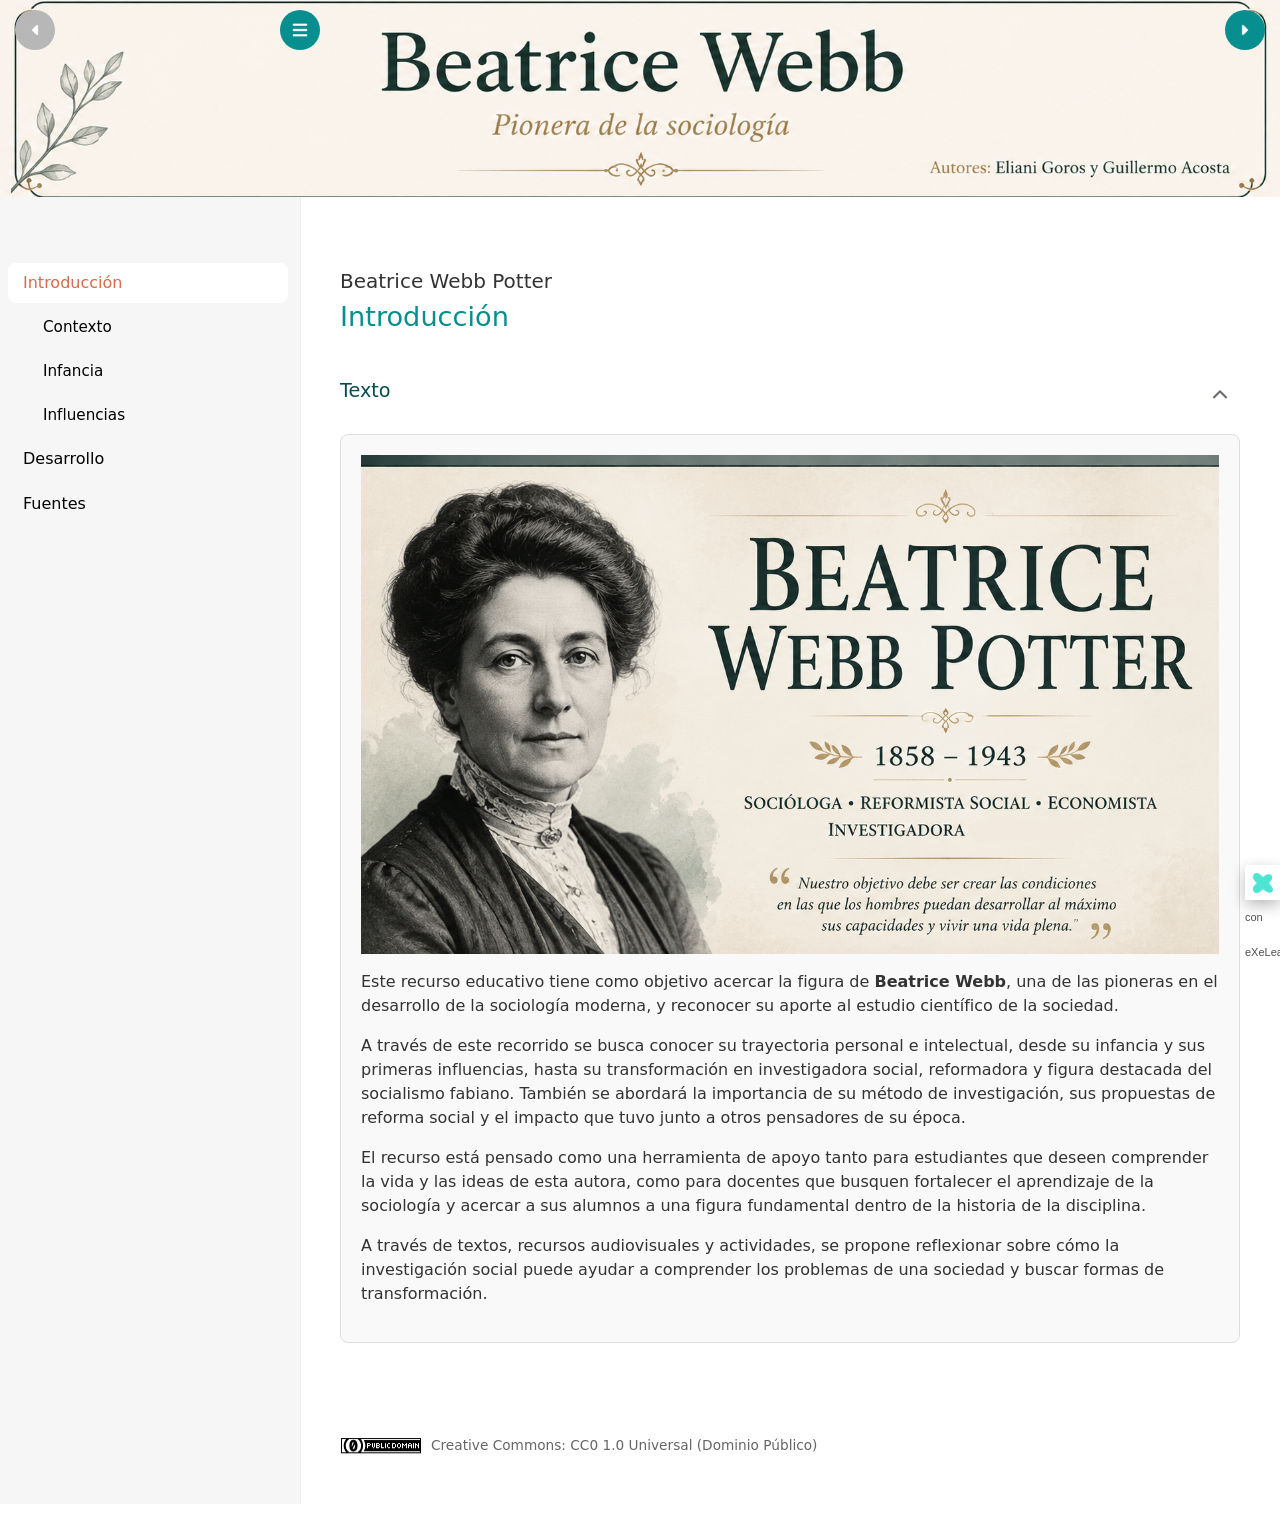
<file: index.html>
<!DOCTYPE html>
<html lang="es" id="exe-index">
<head>
<meta charset="utf-8">
<meta name="generator" content="eXeLearning v4.0.1">
<meta name="viewport" content="width=device-width, initial-scale=1">
<link rel="license" type="text/html" href="https://creativecommons.org/publicdomain/zero/1.0/">
<title>Beatrice Webb Potter</title>
<link rel="icon" type="image/x-icon" href="libs/favicon.ico">
<script>document.querySelector("html").classList.add("js");</script><script src="libs/jquery/jquery.min.js"> </script><script src="libs/common_i18n.js"> </script><script src="libs/common.js"> </script><script src="libs/exe_export.js"> </script><script src="libs/bootstrap/bootstrap.bundle.min.js"> </script><link rel="stylesheet" href="libs/bootstrap/bootstrap.min.css">
<script src="idevices/text/text.js"></script><link rel="stylesheet" href="idevices/text/text.css">
<link rel="stylesheet" href="content/css/base.css"><script src="theme/style.js"> </script><link rel="stylesheet" href="theme/style.css">
</head>
<body class="exe-export exe-web-site">
<header class="cabecera">
<img src="content/resources/cabecera.png" alt="Beatrice Webb">
</header>
<script>document.body.className+=" js"</script>
<div class="exe-content exe-export pre-js siteNav-hidden"><a href="#d0e32683-0c1b-454d-bd46-fad62fa782c4" id="skipNav">Skip to content</a> <nav id="siteNav">
<ul>
<li class="active"> <a href="index.html" class="active main-node daddy">Introducción</a>
<ul class="other-section">
<li> <a href="html/contexto.html" class="no-ch">Contexto</a>
</li>
<li> <a href="html/infancia.html" class="no-ch">Infancia</a>
</li>
<li> <a href="html/influencias.html" class="no-ch">Influencias</a>
</li>
</ul>
</li>
<li> <a href="html/desarrollo.html" class="daddy">Desarrollo</a>
<ul class="other-section">
<li> <a href="html/backup---charles-booth.html" class="no-ch">Backup - Charles Booth</a>
</li>
<li> <a href="html/socialismo---socialismo-fabiano.html" class="no-ch">Socialismo - Socialismo Fabiano</a>
</li>
<li> <a href="html/legado.html" class="no-ch">Legado</a>
</li>
<li> <a href="html/obras.html" class="no-ch">Obras</a>
</li>
</ul>
</li>
<li> <a href="html/fuentes.html" class="no-ch">Fuentes</a>
</li>
</ul>
</nav><main id="d0e32683-0c1b-454d-bd46-fad62fa782c4" class="page"> 
<header class="main-header">
<div class="package-header"><p class="package-title">Beatrice Webb Potter</p></div>
<div class="page-header"><h1 class="page-title">Introducción</h1></div>
</header><div id="page-content-d0e32683-0c1b-454d-bd46-fad62fa782c4" class="page-content">
<article id="block-mqtwwbau-8xvc89vkr" class="box">
<header class="box-head no-icon">
<h1 class="box-title">Texto</h1>
<button class="box-toggle box-toggle-on" title="Toggle content">
<span>Toggle content</span>
</button></header>
<div class="box-content">
<div id="idevice-1782416725300-4df7bjcok" class="idevice_node text" data-idevice-path="idevices/text/" data-idevice-type="text" data-idevice-component-type="json" data-idevice-json-data="{&quot;ideviceId&quot;:&quot;idevice-1782416725300-4df7bjcok&quot;}">
<div class="exe-text-template">
    <p><img src="content/resources/ellabea.png" title="Beatrice" width="1292" height="752" alt="Biografía " /></p>
<p>Este recurso educativo tiene como objetivo acercar la figura de <strong>Beatrice Webb</strong>, una de las pioneras en el desarrollo de la sociología moderna, y reconocer su aporte al estudio científico de la sociedad.</p>
<p>A través de este recorrido se busca conocer su trayectoria personal e intelectual, desde su infancia y sus primeras influencias, hasta su transformación en investigadora social, reformadora y figura destacada del socialismo fabiano. También se abordará la importancia de su método de investigación, sus propuestas de reforma social y el impacto que tuvo junto a otros pensadores de su época.</p>
<p>El recurso está pensado como una herramienta de apoyo tanto para estudiantes que deseen comprender la vida y las ideas de esta autora, como para docentes que busquen fortalecer el aprendizaje de la sociología y acercar a sus alumnos a una figura fundamental dentro de la historia de la disciplina.</p>
<p>A través de textos, recursos audiovisuales y actividades, se propone reflexionar sobre cómo la investigación social puede ayudar a comprender los problemas de una sociedad y buscar formas de transformación.</p>
</div>
</div>
</div>
</article>
</div></main><div class="nav-buttons">
<span class="nav-button nav-button-left" aria-hidden="true"><span>Anterior</span></span>
<a href="html/contexto.html" title="Siguiente" class="nav-button nav-button-right"><span>Siguiente</span></a>
</div>
<footer id="siteFooter"><div id="siteFooterContent"> <div id="packageLicense" class="cc cc-0"> <p> <span class="license-label">Licencia: </span><a href="https://creativecommons.org/publicdomain/zero/1.0/" class="license">Creative Commons: CC0 1.0 Universal (dominio público)</a></p>
</div>
</div></footer>
</div>
<p id="made-with-eXe"> <a href="https://exelearning.net/" target="_blank" rel="noopener"> <span>Creado con eXeLearning <span>(Ventana nueva)</span></span></a></p>
</body>
</html>
</file>
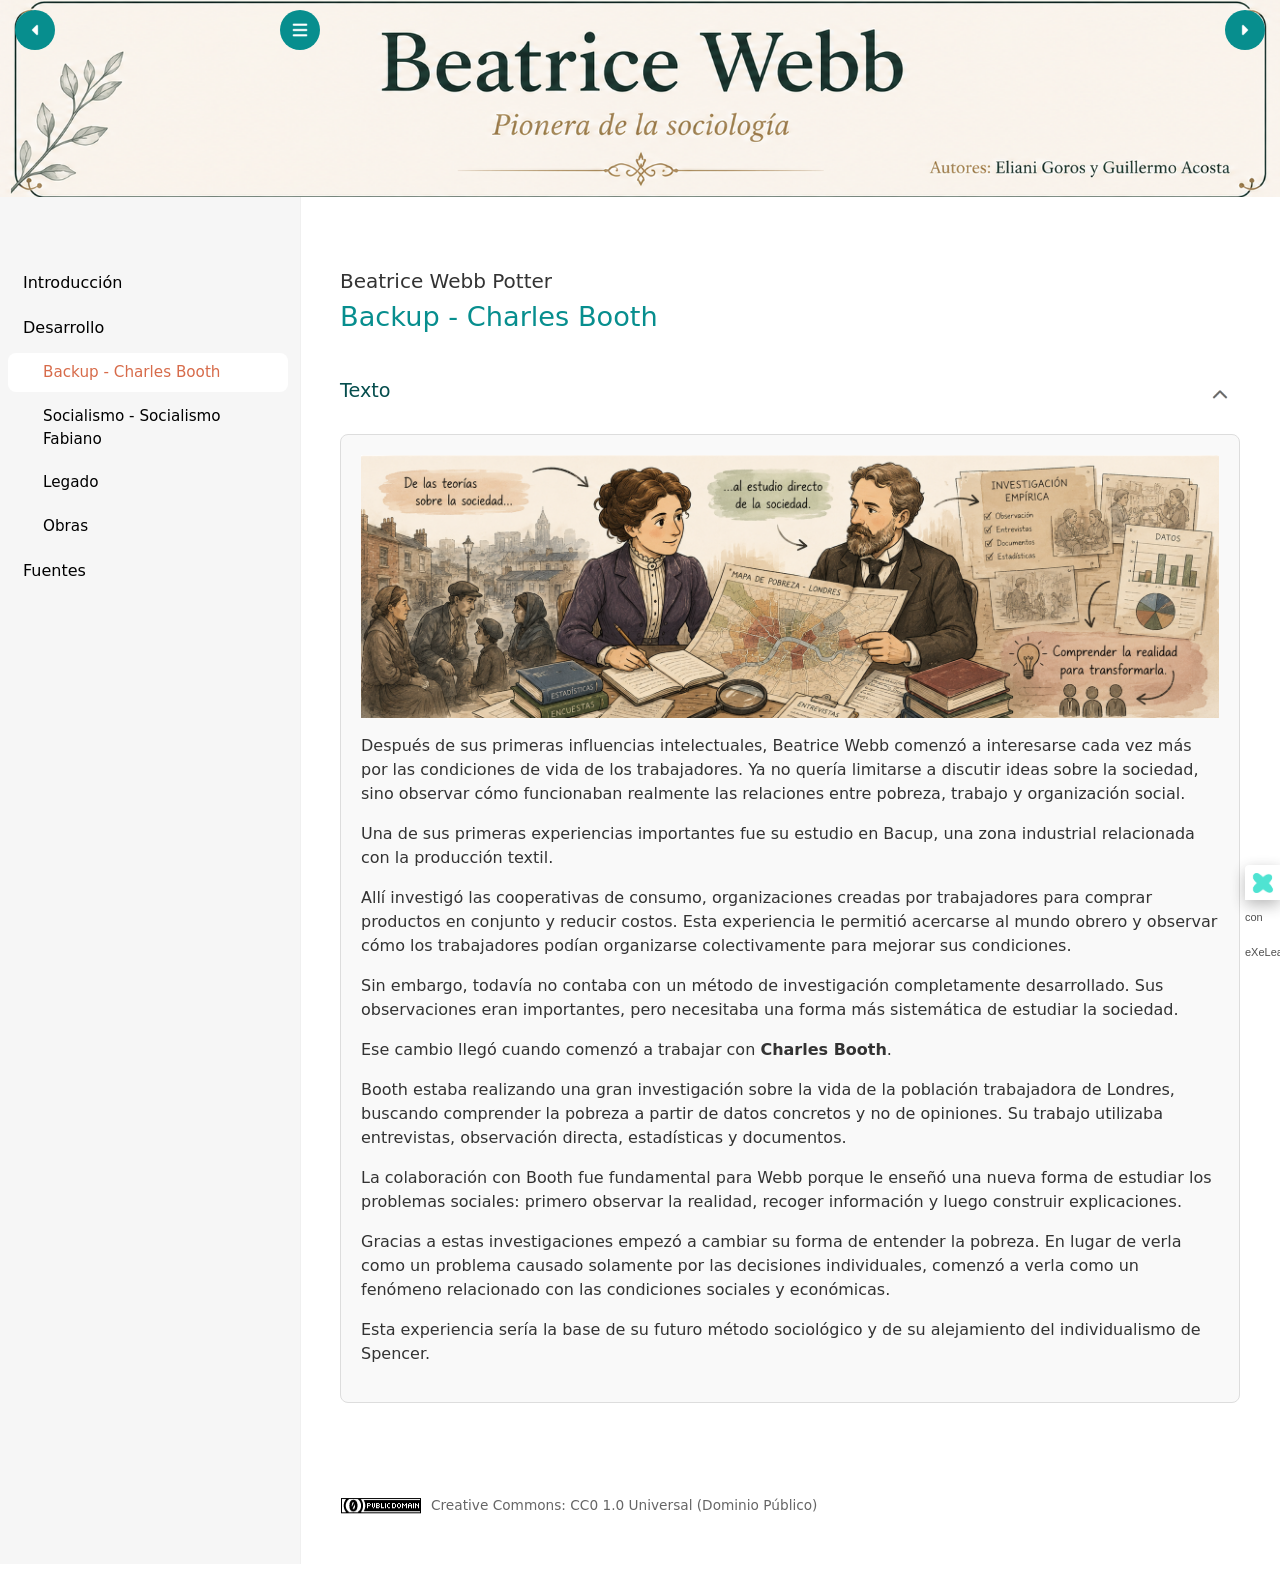
<file: html/backup---charles-booth.html>
<!DOCTYPE html>
<html lang="es" id="exe-page-mqtv9skz-oo2rrlp61">
<head>
<meta charset="utf-8">
<meta name="generator" content="eXeLearning v4.0.1">
<meta name="viewport" content="width=device-width, initial-scale=1">
<link rel="license" type="text/html" href="https://creativecommons.org/publicdomain/zero/1.0/">
<title>Backup - Charles Booth | Beatrice Webb Potter</title>
<link rel="icon" type="image/x-icon" href="../libs/favicon.ico">
<script>document.querySelector("html").classList.add("js");</script><script src="../libs/jquery/jquery.min.js"> </script><script src="../libs/common_i18n.js"> </script><script src="../libs/common.js"> </script><script src="../libs/exe_export.js"> </script><script src="../libs/bootstrap/bootstrap.bundle.min.js"> </script><link rel="stylesheet" href="../libs/bootstrap/bootstrap.min.css">
<script src="../idevices/text/text.js"></script><link rel="stylesheet" href="../idevices/text/text.css">
<link rel="stylesheet" href="../content/css/base.css"><script src="../theme/style.js"> </script><link rel="stylesheet" href="../theme/style.css">
</head>
<body class="exe-export exe-web-site">
    <header class="cabecera">
<img src="../content/resources/cabecera.png" alt="Beatrice Webb">
</header>
<script>document.body.className+=" js"</script>
<div class="exe-content exe-export pre-js siteNav-hidden"><a href="#page-mqtv9skz-oo2rrlp61" id="skipNav">Skip to content</a> <nav id="siteNav">
<ul>
<li> <a href="../index.html" class="main-node daddy">Introducción</a>
<ul class="other-section">
<li> <a href="../html/contexto.html" class="no-ch">Contexto</a>
</li>
<li> <a href="../html/infancia.html" class="no-ch">Infancia</a>
</li>
<li> <a href="../html/influencias.html" class="no-ch">Influencias</a>
</li>
</ul>
</li>
<li class="current-page-parent"> <a href="../html/desarrollo.html" class="daddy">Desarrollo</a>
<ul class="other-section">
<li class="active"> <a href="../html/backup---charles-booth.html" class="active no-ch">Backup - Charles Booth</a>
</li>
<li> <a href="../html/socialismo---socialismo-fabiano.html" class="no-ch">Socialismo - Socialismo Fabiano</a>
</li>
<li> <a href="../html/legado.html" class="no-ch">Legado</a>
</li>
<li> <a href="../html/obras.html" class="no-ch">Obras</a>
</li>
</ul>
</li>
<li> <a href="../html/fuentes.html" class="no-ch">Fuentes</a>
</li>
</ul>
</nav><main id="page-mqtv9skz-oo2rrlp61" class="page"> 
<header class="main-header">
<div class="package-header"><p class="package-title">Beatrice Webb Potter</p></div>
<div class="page-header"><h1 class="page-title">Backup - Charles Booth</h1></div>
</header><div id="page-content-page-mqtv9skz-oo2rrlp61" class="page-content">
<article id="block-mqtvr5nb-e9fpxfxd6" class="box">
<header class="box-head no-icon">
<h1 class="box-title">Texto</h1>
<button class="box-toggle box-toggle-on" title="Toggle content">
<span>Toggle content</span>
</button></header>
<div class="box-content">
<div id="idevice-1782414805077-wxmlosrrp" class="idevice_node text" data-idevice-path="../idevices/text/" data-idevice-type="text" data-idevice-component-type="json" data-idevice-json-data="{&quot;ideviceId&quot;:&quot;idevice-1782414805077-wxmlosrrp&quot;}">
<div class="exe-text-template">
    <p><img src="../content/resources/Booth.png" title="Webb con Booth y su metodo" width="1774" height="544" alt="Imagen de referencia" /></p>
<p>Después de sus primeras influencias intelectuales, Beatrice Webb comenzó a interesarse cada vez más por las condiciones de vida de los trabajadores. Ya no quería limitarse a discutir ideas sobre la sociedad, sino observar cómo funcionaban realmente las relaciones entre pobreza, trabajo y organización social.</p>
<p>Una de sus primeras experiencias importantes fue su estudio en Bacup, una zona industrial relacionada con la producción textil.</p>
<p>Allí investigó las cooperativas de consumo, organizaciones creadas por trabajadores para comprar productos en conjunto y reducir costos. Esta experiencia le permitió acercarse al mundo obrero y observar cómo los trabajadores podían organizarse colectivamente para mejorar sus condiciones.</p>
<p>Sin embargo, todavía no contaba con un método de investigación completamente desarrollado. Sus observaciones eran importantes, pero necesitaba una forma más sistemática de estudiar la sociedad.</p>
<p>Ese cambio llegó cuando comenzó a trabajar con <strong>Charles Booth</strong>.</p>
<p>Booth estaba realizando una gran investigación sobre la vida de la población trabajadora de Londres, buscando comprender la pobreza a partir de datos concretos y no de opiniones. Su trabajo utilizaba entrevistas, observación directa, estadísticas y documentos.</p>
<p>La colaboración con Booth fue fundamental para Webb porque le enseñó una nueva forma de estudiar los problemas sociales: primero observar la realidad, recoger información y luego construir explicaciones.</p>
<p>Gracias a estas investigaciones empezó a cambiar su forma de entender la pobreza. En lugar de verla como un problema causado solamente por las decisiones individuales, comenzó a verla como un fenómeno relacionado con las condiciones sociales y económicas.</p>
<p>Esta experiencia sería la base de su futuro método sociológico y de su alejamiento del individualismo de Spencer.</p>
</div>
</div>
</div>
</article>
</div></main><div class="nav-buttons">
<a href="../html/desarrollo.html" title="Anterior" class="nav-button nav-button-left"><span>Anterior</span></a>
<a href="../html/socialismo---socialismo-fabiano.html" title="Siguiente" class="nav-button nav-button-right"><span>Siguiente</span></a>
</div>
<footer id="siteFooter"><div id="siteFooterContent"> <div id="packageLicense" class="cc cc-0"> <p> <span class="license-label">Licencia: </span><a href="https://creativecommons.org/publicdomain/zero/1.0/" class="license">Creative Commons: CC0 1.0 Universal (dominio público)</a></p>
</div>
</div></footer>
</div>
<p id="made-with-eXe"> <a href="https://exelearning.net/" target="_blank" rel="noopener"> <span>Creado con eXeLearning <span>(Ventana nueva)</span></span></a></p>
</body>
</html>
</file>
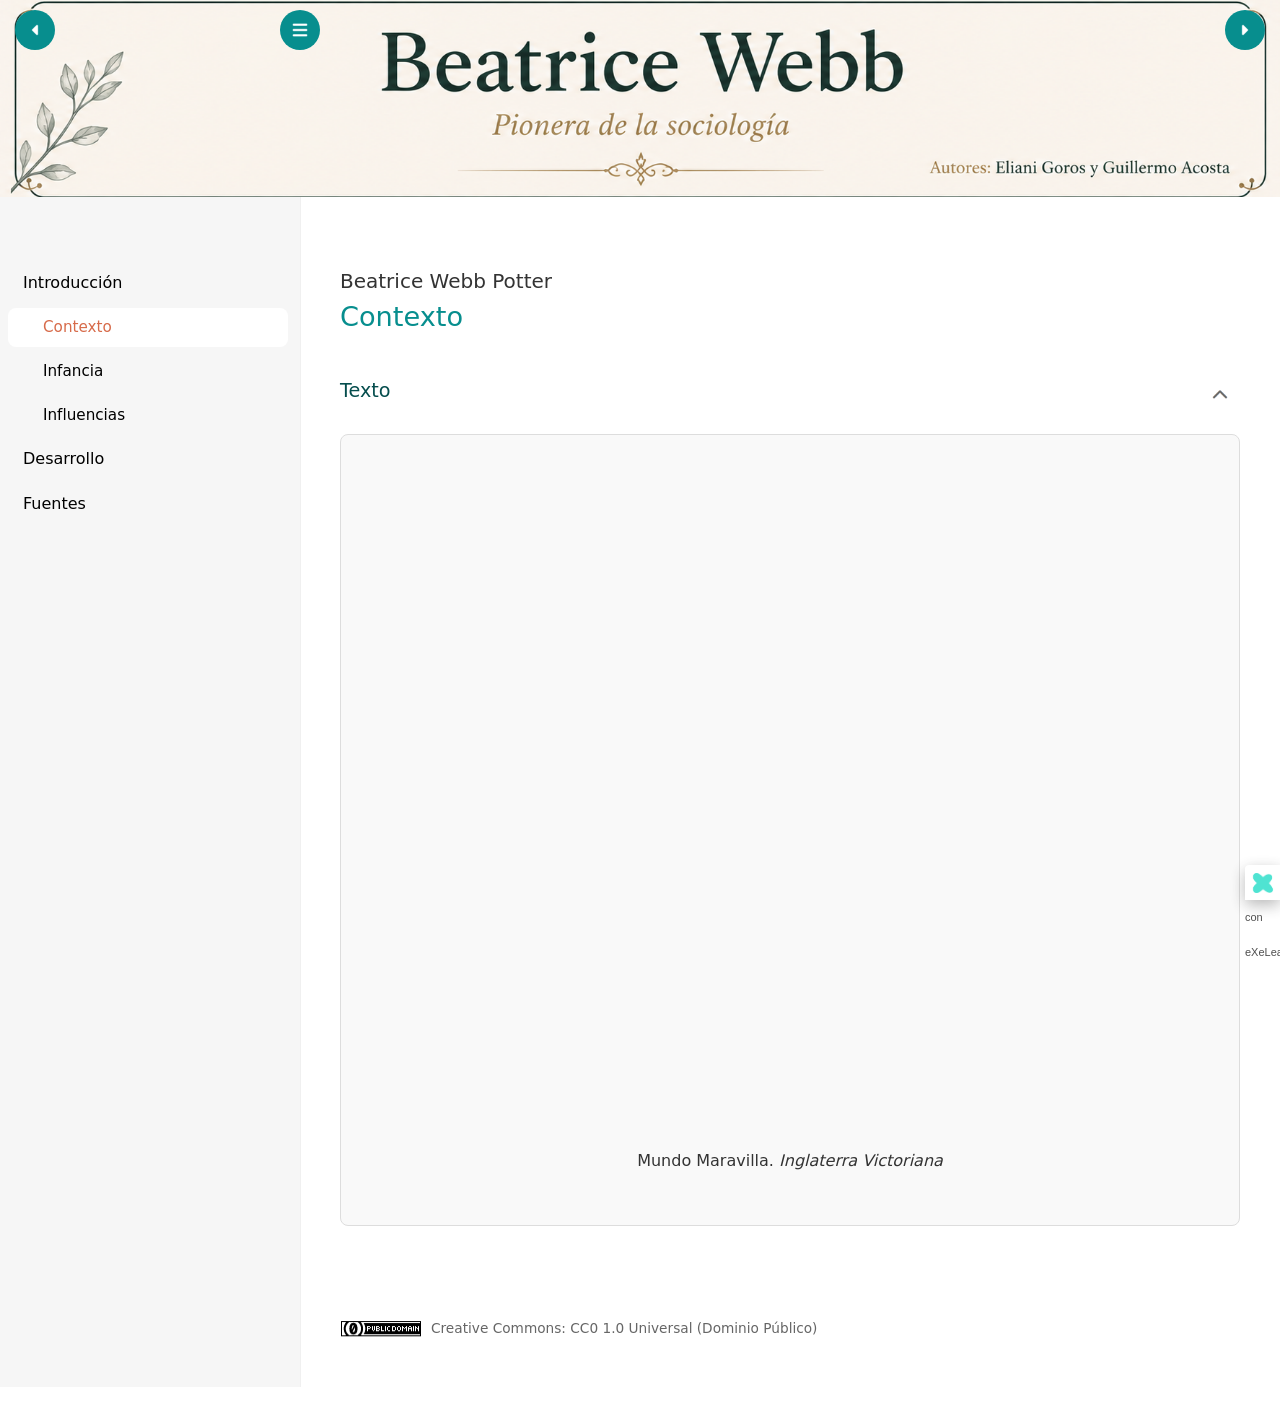
<file: html/contexto.html>
<!DOCTYPE html>
<html lang="es" id="exe-page-mqtv8r92-80h193urc">
<head>
<meta charset="utf-8">
<meta name="generator" content="eXeLearning v4.0.1">
<meta name="viewport" content="width=device-width, initial-scale=1">
<link rel="license" type="text/html" href="https://creativecommons.org/publicdomain/zero/1.0/">
<title>Contexto | Beatrice Webb Potter</title>
<link rel="icon" type="image/x-icon" href="../libs/favicon.ico">
<script>document.querySelector("html").classList.add("js");</script><script src="../libs/jquery/jquery.min.js"> </script><script src="../libs/common_i18n.js"> </script><script src="../libs/common.js"> </script><script src="../libs/exe_export.js"> </script><script src="../libs/bootstrap/bootstrap.bundle.min.js"> </script><link rel="stylesheet" href="../libs/bootstrap/bootstrap.min.css">
<script src="../idevices/text/text.js"></script><link rel="stylesheet" href="../idevices/text/text.css">
<link rel="stylesheet" href="../content/css/base.css"><script src="../theme/style.js"> </script><link rel="stylesheet" href="../theme/style.css">
</head>
<body class="exe-export exe-web-site">
    <header class="cabecera">
<img src="../content/resources/cabecera.png" alt="Beatrice Webb">
</header>
<script>document.body.className+=" js"</script>
<div class="exe-content exe-export pre-js siteNav-hidden"><a href="#page-mqtv8r92-80h193urc" id="skipNav">Skip to content</a> <nav id="siteNav">
<ul>
<li class="current-page-parent"> <a href="../index.html" class="main-node daddy">Introducción</a>
<ul class="other-section">
<li class="active"> <a href="../html/contexto.html" class="active no-ch">Contexto</a>
</li>
<li> <a href="../html/infancia.html" class="no-ch">Infancia</a>
</li>
<li> <a href="../html/influencias.html" class="no-ch">Influencias</a>
</li>
</ul>
</li>
<li> <a href="../html/desarrollo.html" class="daddy">Desarrollo</a>
<ul class="other-section">
<li> <a href="../html/backup---charles-booth.html" class="no-ch">Backup - Charles Booth</a>
</li>
<li> <a href="../html/socialismo---socialismo-fabiano.html" class="no-ch">Socialismo - Socialismo Fabiano</a>
</li>
<li> <a href="../html/legado.html" class="no-ch">Legado</a>
</li>
<li> <a href="../html/obras.html" class="no-ch">Obras</a>
</li>
</ul>
</li>
<li> <a href="../html/fuentes.html" class="no-ch">Fuentes</a>
</li>
</ul>
</nav><main id="page-mqtv8r92-80h193urc" class="page"> 
<header class="main-header">
<div class="package-header"><p class="package-title">Beatrice Webb Potter</p></div>
<div class="page-header"><h1 class="page-title">Contexto</h1></div>
</header><div id="page-content-page-mqtv8r92-80h193urc" class="page-content">
<article id="block-mqud1bf9-71stqh7qs" class="box">
<header class="box-head no-icon">
<h1 class="box-title">Texto</h1>
<button class="box-toggle box-toggle-on" title="Toggle content">
<span>Toggle content</span>
</button></header>
<div class="box-content">
<div id="idevice-1782443832596-ol44xljq" class="idevice_node text" data-idevice-path="../idevices/text/" data-idevice-type="text" data-idevice-component-type="json" data-idevice-json-data="{&quot;ideviceId&quot;:&quot;idevice-1782443832596-ol44xljq&quot;}">
<div class="exe-text-template">
    <figure class="exe-figure exe-media position-center" style="width: 1150px; text-align: left;"></figure>
<figure class="exe-figure exe-media position-center" style="width: 1150px; text-align: center;" id="fig_hdoiu6d8b"><iframe width="1150" height="652" src="https://www.youtube.com/embed/Ht2rLSV3bJA" allowfullscreen="allowfullscreen" data-mce-fragment="1"></iframe>
<figcaption class="figcaption"><span class="author">Mundo Maravilla</span>. <span class="title"><em>Inglaterra Victoriana</em></span></figcaption>
</figure>
</div>
</div>
</div>
</article>
</div></main><div class="nav-buttons">
<a href="../index.html" title="Anterior" class="nav-button nav-button-left"><span>Anterior</span></a>
<a href="../html/infancia.html" title="Siguiente" class="nav-button nav-button-right"><span>Siguiente</span></a>
</div>
<footer id="siteFooter"><div id="siteFooterContent"> <div id="packageLicense" class="cc cc-0"> <p> <span class="license-label">Licencia: </span><a href="https://creativecommons.org/publicdomain/zero/1.0/" class="license">Creative Commons: CC0 1.0 Universal (dominio público)</a></p>
</div>
</div></footer>
</div>
<p id="made-with-eXe"> <a href="https://exelearning.net/" target="_blank" rel="noopener"> <span>Creado con eXeLearning <span>(Ventana nueva)</span></span></a></p>
</body>
</html>
</file>
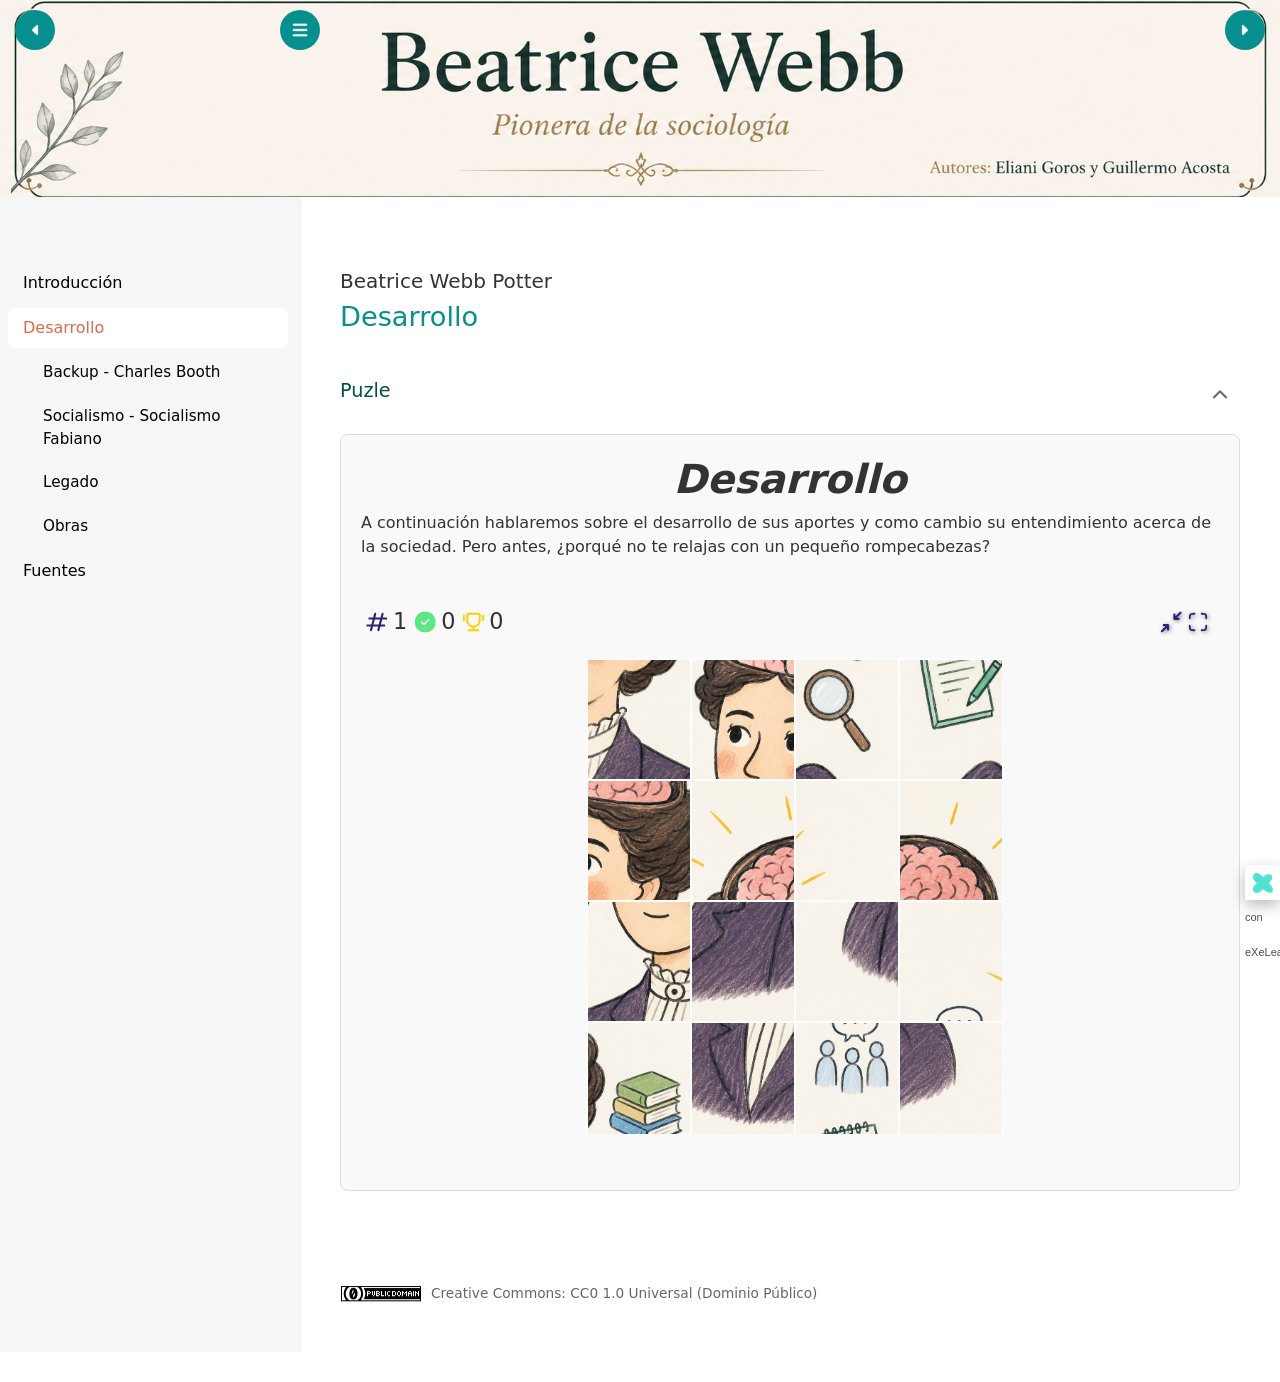
<file: html/desarrollo.html>
<!DOCTYPE html>
<html lang="es" id="exe-page-mqtv9e0e-05eyvtz7b">
<head>
<meta charset="utf-8">
<meta name="generator" content="eXeLearning v4.0.1">
<meta name="viewport" content="width=device-width, initial-scale=1">
<link rel="license" type="text/html" href="https://creativecommons.org/publicdomain/zero/1.0/">
<title>Desarrollo | Beatrice Webb Potter</title>
<link rel="icon" type="image/x-icon" href="../libs/favicon.ico">
<script>document.querySelector("html").classList.add("js");</script><script src="../libs/jquery/jquery.min.js"> </script><script src="../libs/common_i18n.js"> </script><script src="../libs/common.js"> </script><script src="../libs/exe_export.js"> </script><script src="../libs/bootstrap/bootstrap.bundle.min.js"> </script><link rel="stylesheet" href="../libs/bootstrap/bootstrap.min.css">
<script src="../idevices/puzzle/puzzle.js"></script><link rel="stylesheet" href="../idevices/puzzle/puzzle.css">
<link rel="stylesheet" href="../content/css/base.css"><script src="../theme/style.js"> </script><link rel="stylesheet" href="../theme/style.css">
</head>
<body class="exe-export exe-web-site">
  <header class="cabecera">
<img src="../content/resources/cabecera.png" alt="Beatrice Webb">
</header>
<script>document.body.className+=" js"</script>
<div class="exe-content exe-export pre-js siteNav-hidden"><a href="#page-mqtv9e0e-05eyvtz7b" id="skipNav">Skip to content</a> <nav id="siteNav">
<ul>
<li> <a href="../index.html" class="main-node daddy">Introducción</a>
<ul class="other-section">
<li> <a href="../html/contexto.html" class="no-ch">Contexto</a>
</li>
<li> <a href="../html/infancia.html" class="no-ch">Infancia</a>
</li>
<li> <a href="../html/influencias.html" class="no-ch">Influencias</a>
</li>
</ul>
</li>
<li class="active"> <a href="../html/desarrollo.html" class="active daddy">Desarrollo</a>
<ul class="other-section">
<li> <a href="../html/backup---charles-booth.html" class="no-ch">Backup - Charles Booth</a>
</li>
<li> <a href="../html/socialismo---socialismo-fabiano.html" class="no-ch">Socialismo - Socialismo Fabiano</a>
</li>
<li> <a href="../html/legado.html" class="no-ch">Legado</a>
</li>
<li> <a href="../html/obras.html" class="no-ch">Obras</a>
</li>
</ul>
</li>
<li> <a href="../html/fuentes.html" class="no-ch">Fuentes</a>
</li>
</ul>
</nav><main id="page-mqtv9e0e-05eyvtz7b" class="page"> 
<header class="main-header">
<div class="package-header"><p class="package-title">Beatrice Webb Potter</p></div>
<div class="page-header"><h1 class="page-title">Desarrollo</h1></div>
</header><div id="page-content-page-mqtv9e0e-05eyvtz7b" class="page-content">
<article id="block-mqtyn5hz-3sichzigv" class="box">
<header class="box-head no-icon">
<h1 class="box-title">Puzle</h1>
<button class="box-toggle box-toggle-on" title="Toggle content">
<span>Toggle content</span>
</button></header>
<div class="box-content">
<div id="idevice-1782419657110-aodtggpm8" class="idevice_node puzzle" data-idevice-path="../idevices/puzzle/" data-idevice-type="puzzle">
<div class="puzzle-IDevice"><div class="game-evaluation-ids js-hidden" data-id="idevice-1782419657110-aodtggpm8" data-evaluationb="false" data-evaluationid="4dc4e776-5961-4574-9219-8c597736e0dd"></div><div class="puzzle-feedback-game"></div><div class="puzzle-instructions"><h1 style="text-align: center;"><em><strong>Desarrollo</strong></em></h1>
<p>A continuación hablaremos sobre el desarrollo de sus aportes y como cambio su entendimiento acerca de la sociedad. Pero antes, ¿porqué no te relajas con un pequeño rompecabezas?</p></div><div class="puzzle-DataGame js-hidden">%E9%B0%E6%EB%E2%F7%D5%F3%FF%F7%B0%A8%B0%C2%E7%E8%E8%FE%F7%B0%BE%B0%F3%E7%E6%FA%FD%E0%B0%A8%B0%B0%BE%B0%FB%FC%E1%E6%E0%E7%F1%E6%FB%FD%FC%E1%B0%A8%B0%AE%FA%A3%B2%E1%E6%EB%FE%F7%AF%CE%B0%E6%F7%EA%E6%BF%F3%FE%FB%F5%FC%A8%B2%F1%F7%FC%E6%F7%E0%A9%CE%B0%AC%AE%F7%FF%AC%AE%E1%E6%E0%FD%FC%F5%AC%D6%F7%E1%F3%E0%E0%FD%FE%FE%FD%AE%BD%E1%E6%E0%FD%FC%F5%AC%AE%BD%F7%FF%AC%AE%BD%FA%A3%AC%CE%FC%AE%E2%AC%D3%B2%F1%FD%FC%E6%FB%FC%E7%F3%F1%FBa%FC%B2%FA%F3%F0%FE%F3%E0%F7%FF%FD%E1%B2%E1%FD%F0%E0%F7%B2%F7%FE%B2%F6%F7%E1%F3%E0%E0%FD%FE%FE%FD%B2%F6%F7%B2%E1%E7%E1%B2%F3%E2%FD%E0%E6%F7%E1%B2%EB%B2%F1%FD%FF%FD%B2%F1%F3%FF%F0%FB%FD%B2%E1%E7%B2%F7%FC%E6%F7%FC%F6%FB%FF%FB%F7%FC%E6%FD%B2%F3%F1%F7%E0%F1%F3%B2%F6%F7%B2%FE%F3%B2%E1%FD%F1%FB%F7%F6%F3%F6%BC%B2%C2%F7%E0%FD%B2%F3%FC%E6%F7%E1%BE%B2-%E2%FD%E0%E3%E7%7B%B2%FC%FD%B2%E6%F7%B2%E0%F7%FE%F3%F8%F3%E1%B2%F1%FD%FC%B2%E7%FC%B2%E2%F7%E3%E7%F7c%FD%B2%E0%FD%FF%E2%F7%F1%F3%F0%F7%E8%F3%E1%AD%AE%BD%E2%AC%B0%BE%B0%E0%F3%FC%F6%FD%FF%C2%E7%E8%E8%FE%F7%E1%B0%A8%F4%F3%FE%E1%F7%BE%B0%E1%FA%FD%E5%DF%FB%FC%FB%FF%FB%E8%F7%B0%A8%F4%F3%FE%E1%F7%BE%B0%FB%E6%FB%FC%F7%E0%F3%E0%EB%B0%A8%E9%B0%E1%FA%FD%E5%D1%FE%E7%F7%B0%A8%F4%F3%FE%E1%F7%BE%B0%F1%FE%E7%F7%D5%F3%FF%F7%B0%A8%B0%B0%BE%B0%E2%F7%E0%F1%F7%FC%E6%F3%F5%F7%D1%FE%E7%F7%B0%A8%A6%A2%BE%B0%E1%FA%FD%E5%D1%FD%F6%F7%D3%F1%F1%F7%E1%E1%B0%A8%F4%F3%FE%E1%F7%BE%B0%F1%FD%F6%F7%D3%F1%F1%F7%E1%E1%B0%A8%B0%B0%BE%B0%FF%F7%E1%E1%F3%F5%F7%D1%FD%F6%F7%D3%F1%F1%F7%E1%E1%B0%A8%B0%B0%EF%BE%B0%E2%E7%E8%E8%FE%F7%E1%D5%F3%FF%F7%B0%A8%C9%E9%B0%E6%EB%E2%F7%B0%A8%A3%BE%B0%E0%FD%E5%E1%B0%A8%A6%BE%B0%F1%FD%FE%E7%FF%FC%E1%B0%A8%A6%BE%B0%E1%FA%FD%E5%DB%FF%F3%F5%F7%B0%A8%F4%F3%FE%E1%F7%BE%B0%E1%FA%FD%E5%DC%E7%FF%F0%F7%E0%B0%A8%F4%F3%FE%E1%F7%BE%B0%F6%F7%F4%FB%FC%FB%E6%FB%FD%FC%B0%A8%B0%B0%BE%B0%F3%E7%F6%FB%FD%D6%F7%F4%FB%FC%FB%E6%FB%FD%FC%B0%A8%B0%B0%BE%B0%F3%E7%F6%FB%FD%D1%FE%E7%F7%B0%A8%B0%B0%BE%B0%E7%E0%FE%B0%A8%B0%F0%FE%FD%F0%A8%FA%E6%E6%E2%E1%A8%BD%BD%F1%FE%FD%E7%F6%BF%F6%F7%FF%FD%BC%F7%EA%F7%FE%F7%F3%E0%FC%FB%FC%F5%BC%FC%F7%E6%BD%A6%F4%A6%A5%F7%F0%A3%F4%BF%A3%AB%A3%A3%BF%A6%A7%A5%F3%BF%F0%A1%F6%A5%BF%A6%A4%F0%AA%F7%F1%A0%AB%A5%A3%F3%F6%B0%BE%B0%F3%FE%E6%B0%A8%B0%B0%BE%B0%F3%E7%E6%FA%FD%E0%B0%A8%B0%B0%BE%B0%F1%FE%E7%F7%B0%A8%B0%B0%BE%B0%E1%FA%FD%E5%C6%FB%FF%F7%B0%A8%F4%F3%FE%E1%F7%BE%B0%E1%FA%FD%E5%D3%E6%E6%F7%FF%E2%E1%B0%A8%F4%F3%FE%E1%F7%EF%CF%BE%B0%FB%E1%C1%F1%FD%E0%FF%B0%A8%A2%BE%B0%E6%F7%EA%E6%D0%E7%E6%E6%FD%FC%C1%F1%FD%E0%FF%B0%A8%B0%D5%E7%F3%E0%F6%F3%E0%B2%FE%F3%B2%E2%E7%FC%E6%E7%F3%F1%FBa%FC%B0%BE%B0%E0%F7%E2%F7%F3%E6%D3%F1%E6%FB%E4%FB%E6%EB%B0%A8%E6%E0%E7%F7%BE%B0%E5%F7%FB%F5%FA%E6%F7%F6%B0%A8%A3%A2%A2%BE%B0%E6%F7%EA%E6%D4%F7%F7%F6%D0%F3%F1%F9%B0%A8%B0%B0%BE%B0%E6%F7%EA%E6%D3%F4%E6%F7%E0%B0%A8%B0%B0%BE%B0%F4%F7%F7%F6%D0%F3%F1%F9%B0%A8%F4%F3%FE%E1%F7%BE%B0%E2%F7%E0%F1%F7%FC%E6%F3%F8%F7%D4%D0%B0%A8%A3%A2%A2%BE%B0%E2%F7%E0%F1%F7%FC%E6%F3%F8%F7%C3%E7%F7%E1%E6%FB%FD%FC%E1%B0%A8%A3%A2%A2%BE%B0%E4%F7%E0%E1%FB%FD%FC%B0%A8%A3%BE%B0%F7%E4%F3%FE%E7%F3%E6%FB%FD%FC%B0%A8%F4%F3%FE%E1%F7%BE%B0%F7%E4%F3%FE%E7%F3%E6%FB%FD%FC%DB%D6%B0%A8%B0%A6%F6%F1%A6%F7%A5%A5%A4%BF%A7%AB%A4%A3%BF%A6%A7%A5%A6%BF%AB%A0%A3%AB%BF%AA%F1%A7%AB%A5%A5%A1%A4%F7%A2%F6%F6%B0%BE%B0%FB%F6%B0%A8%B0%FB%F6%F7%E4%FB%F1%F7%BF%A3%A5%AA%A0%A6%A3%AB%A4%A7%A5%A3%A3%A2%BF%F3%FD%F6%E6%F5%F5%E2%FF%AA%B0%BE%B0%FF%E1%F5%E1%B0%A8%E9%B0%FF%E1%F5%C1%E7%F0%FF%FB%E6%B0%A8%B0%D7%FC%E4%FB%F3%E0%B0%BE%B0%FF%E1%F5%D1%FE%E7%F7%B0%A8%B03%D5%F7%FC%FB%F3%FE%B3%B2%DE%F3%B2%E2%FB%E1%E6%F3%B2%F7%E1%A8%B0%BE%B0%FF%E1%F5%D1%FD%F6%F7%D3%F1%F1%F7%E1%E1%B0%A8%B0%D1a%F6%FB%F5%FD%B2%F6%F7%B2%F3%F1%F1%F7%E1%FD%B0%BE%B0%FF%E1%F5%C2%FE%F3%EB%D3%F5%F3%FB%FC%B0%A8%B0%D8%E7%F5%F3%E0%B2%FD%E6%E0%F3%B2%E4%F7%E8%B0%BE%B0%FF%E1%F5%C2%FE%F3%EB%C1%E6%F3%E0%E6%B0%A8%B0%C2%E7%FE%E1%F3%B2%F3%E3%E7%7F%B2%E2%F3%E0%F3%B2%F8%E7%F5%F3%E0%B0%BE%B0%FF%E1%F5%D7%E0%E0%FD%E0%E1%B0%A8%B0%D7%E0%E0%FD%E0%F7%E1%B0%BE%B0%FF%E1%F5%DA%FB%E6%E1%B0%A8%B0%D3%F1%FB%F7%E0%E6%FD%E1%B0%BE%B0%FF%E1%F5%C1%F1%FD%E0%F7%B0%A8%B0%C2%E7%FC%E6%E7%F3%F1%FBa%FC%B0%BE%B0%FF%E1%F5%C5%F7%FB%F5%FA%E6%B0%A8%B0%C2%F7%E1%FD%B0%BE%B0%FF%E1%F5%DF%FB%FC%FB%FF%FB%E8%F7%B0%A8%B0%DF%FB%FC%FB%FF%FB%E8%F3%E0%B0%BE%B0%FF%E1%F5%DF%F3%EA%FB%FF%FB%E8%F7%B0%A8%B0%DF%F3%EA%FB%FF%FB%E8%F3%E0%B0%BE%B0%FF%E1%F5%D4%E7%FE%FE%C1%F1%E0%F7%F7%FC%B0%A8%B0%C2%F3%FC%E6%F3%FE%FE%F3%B2%D1%FD%FF%E2%FE%F7%E6%F3%B0%BE%B0%FF%E1%F5%D7%EA%FB%E6%D4%E7%FE%FE%C1%F1%E0%F7%F7%FC%B0%A8%B0%C1%F3%FE%FB%E0%B2%F6%F7%FE%B2%FF%FD%F6%FD%B2%E2%F3%FC%E6%F3%FE%FE%F3%B2%F1%FD%FF%E2%FE%F7%E6%F3%B0%BE%B0%FF%E1%F5%DC%E7%FF%C3%E7%F7%E1%E6%FB%FD%FC%E1%B0%A8%B0%DCh%FF%F7%E0%FD%B2%F6%F7%B2%E2%E0%F7%F5%E7%FC%E6%F3%E1%B0%BE%B0%FF%E1%F5%DC%FD%DB%FF%F3%F5%F7%B0%A8%B0%C2%E0%F7%F5%E7%FC%E6%F3%B2%E1%FB%FC%B2%FB%FFs%F5%F7%FC%F7%E1%B0%BE%B0%FF%E1%F5%D1%FD%FD%FE%B0%A8%B03%D0%FB%F7%FC%B3%B0%BE%B0%FF%E1%F5%C1%E7%F1%F1%F7%E1%E1%F7%E1%B0%A8%B03%D1%FD%E0%E0%F7%F1%E6%FD%B3%B2%EE%B23%D7%EA%F1%F7%FE%F7%FC%E6%F7%B3%B2%EE%B23%D5%F7%FC%FB%F3%FE%B3%B2%EE%B23%DF%E7%EB%B2%F0%FB%F7%FC%B3%B2%EE%B23%C2%F7%E0%F4%F7%F1%E6%FD%B3%B0%BE%B0%FF%E1%F5%D4%F3%FB%FE%E7%E0%F7%E1%B0%A8%B03%DC%FD%B2%F7%E0%F3%B2%F7%E1%FD%B3%B2%EE%B23%DB%FC%F1%FD%E0%E0%F7%F1%E6%FD%B3%B2%EE%B23%DC%FD%B2%F7%E1%B2%F1%FD%E0%E0%F7%F1%E6%FD%B3%B2%EE%B23%DE%FD%B2%E1%F7%FC%E6%FB%FF%FD%E1%B3%B2%EE%B23%D7%E0%E0%FD%E0%B3%B0%BE%B0%FF%E1%F5%C6%E0%EB%D3%F5%F3%FB%FC%B0%A8%B0%DC%F7%F1%F7%E1%FB%E6%F3%E1%B2%F3%FE%B2%FF%F7%FC%FD%E1%B2%B7%E1%B7%B2%F6%F7%B2%E0%F7%E1%E2%E7%F7%E1%E6%F3%E1%B2%F1%FD%E0%E0%F7%F1%E6%F3%E1%B2%E2%F3%E0%F3%B2%FD%F0%E6%F7%FC%F7%E0%B2%FE%F3%B2%FB%FC%F4%FD%E0%FF%F3%F1%FBa%FC%BC%B2%DB%FC%E6%7B%FC%E6%F3%FE%FD%B2%F6%F7%B2%FC%E7%F7%E4%FD%BC%B0%BE%B0%FF%E1%F5%D7%FC%F6%D5%F3%FF%F7%C1%F1%FD%E0%F7%B0%A8%B0%D1%FD%FF%FB%F7%FC%F1%F7%B2%FE%F3%B2%E2%F3%E0%E6%FB%F6%F3%B2%F3%FC%E6%F7%E1%B2%F6%F7%B2%F5%E7%F3%E0%F6%F3%E0%B2%FE%F3%B2%E2%E7%FC%E6%E7%F3%F1%FBa%FC%BC%B0%BE%B0%FF%E1%F5%C1%F1%FD%E0%F7%C1%F1%FD%E0%FF%B0%A8%B0%DE%F3%B2%E2%E7%FC%E6%E7%F3%F1%FBa%FC%B2%FC%FD%B2%E1%F7%B2%E2%E7%F7%F6%F7%B2%F5%E7%F3%E0%F6%F3%E0%B2%E2%FD%E0%E3%E7%F7%B2%F7%E1%E6%F3%B2%E2s%F5%FB%FC%F3%B2%FC%FD%B2%F4%FD%E0%FF%F3%B2%E2%F3%E0%E6%F7%B2%B2%F6%F7%B2%E7%FC%B2%E2%F3%E3%E7%F7%E6%F7%B2%C1%D1%DD%C0%DF%BC%B0%BE%B0%FF%E1%F5%DD%FC%FE%EB%C1%F3%E4%F7%C1%F1%FD%E0%F7%B0%A8%B03%C1%FD%FE%FD%B2%E2%E7%F7%F6%F7%B2%F5%E7%F3%E0%F6%F3%E0%B2%FE%F3%B2%E2%E7%FC%E6%E7%F3%F1%FBa%FC%B2%E7%FC%F3%B2%E4%F7%E8%B3%B0%BE%B0%FF%E1%F5%DD%FC%FE%EB%C1%F3%E4%F7%B0%A8%B0%C1%FD%FE%FD%B2%E2%E7%F7%F6%F7%B2%F5%E7%F3%E0%F6%F3%E0%B2%E7%FC%F3%B2%E4%F7%E8%B0%BE%B0%FF%E1%F5%DB%FC%F4%FD%E0%FF%F3%E6%FB%FD%FC%B0%A8%B0%DB%FC%F4%FD%E0%FF%F3%F1%FBa%FC%B0%BE%B0%FF%E1%F5%CB%FD%E7%C1%F1%FD%E0%F7%B0%A8%B0%C1%E7%B2%E2%E7%FC%E6%E7%F3%F1%FBa%FC%B0%BE%B0%FF%E1%F5%D3%E7%E6%FA%FD%E0%B0%A8%B0%D3%E7%E6%FD%E0%7F%F3%B0%BE%B0%FF%E1%F5%DD%FC%FE%EB%C1%F3%E4%F7%D3%E7%E6%FD%B0%A8%B0%C1%E7%B2%E2%E7%FC%E6%E7%F3%F1%FBa%FC%B2%E1%F7%B2%F5%E7%F3%E0%F6%F3%E0s%B2%F6%F7%E1%E2%E7%7B%E1%B2%F6%F7%B2%F1%F3%F6%F3%B2%E2%E0%F7%F5%E7%FC%E6%F3%BC%B2%C1%FD%FE%FD%B2%E2%E7%F7%F6%F7%B2%F8%E7%F5%F3%E0%B2%E7%FC%F3%B2%E4%F7%E8%BC%B0%BE%B0%FF%E1%F5%C1%F3%E4%F7%D3%E7%E6%FD%B0%A8%B0%C1%E7%B2%E2%E7%FC%E6%E7%F3%F1%FBa%FC%B2%E1%F7%B2%F5%E7%F3%E0%F6%F3%E0s%B2%F3%E7%E6%FD%FFs%E6%FB%F1%F3%FF%F7%FC%E6%F7%B2%F6%F7%E1%E2%E7%7B%E1%B2%F6%F7%B2%F1%F3%F6%F3%B2%E2%E0%F7%F5%E7%FC%E6%F3%BC%B0%BE%B0%FF%E1%F5%C1%F7%E4%F7%E0%F3%FE%C1%F1%FD%E0%F7%B0%A8%B0%C2%E7%F7%F6%F7%B2%F5%E7%F3%E0%F6%F3%E0%B2%FE%F3%B2%E2%E7%FC%E6%E7%F3%F1%FBa%FC%B2%E6%F3%FC%E6%F3%E1%B2%E4%F7%F1%F7%E1%B2%F1%FD%FF%FD%B2%E3%E7%FB%F7%E0%F3%B0%BE%B0%FF%E1%F5%CB%FD%E7%DE%F3%E1%E6%C1%F1%FD%E0%F7%B0%A8%B0%DE%F3%B2h%FE%E6%FB%FF%F3%B2%E2%E7%FC%E6%E7%F3%F1%FBa%FC%B2%F5%E7%F3%E0%F6%F3%F6%F3%B2%F7%E1%B0%BE%B0%FF%E1%F5%D3%F1%E6%FB%E6%EB%D1%FD%FF%E2%FE%EB%B0%A8%B0%CB%F3%B2%FA%F3%B2%E0%F7%F3%FE%FB%E8%F3%F6%FD%B2%F7%E1%E6%F3%B2%F3%F1%E6%FB%E4%FB%F6%F3%F6%BC%B0%BE%B0%FF%E1%F5%C2%FE%F3%EB%C1%F7%E4%F7%E0%F3%FE%C6%FB%FF%F7%E1%B0%A8%B0%C2%E7%F7%F6%F7%B2%E0%F7%F3%FE%FB%E8%F3%E0%B2%F7%E1%E6%F3%B2%F3%F1%E6%FB%E4%FB%F6%F3%F6%B2%F1%E7%F3%FC%E6%F3%E1%B2%E4%F7%F1%F7%E1%B2%E3%E7%FB%F7%E0%F3%B0%BE%B0%FF%E1%F5%D1%FE%FD%E1%F7%B0%A8%B0%D1%F7%E0%E0%F3%E0%B0%BE%B0%FF%E1%F5%D3%E7%F6%FB%FD%B0%A8%B0%D3%E7%F6%FB%FD%B0%BE%B0%FF%E1%F5%C6%FB%FF%F7%DD%E4%F7%E0%B0%A8%B0%D7%FE%B2%E6%FB%F7%FF%E2%FD%B2%FA%F3%B2%F4%FB%FC%F3%FE%FB%E8%F3%F6%FD%B0%BE%B0%FF%F5%E1%D3%FE%FE%C2%E7%E8%E8%FE%F7%E1%B0%A8%B03%DA%F3%E1%B2%F1%FD%FF%E2%FE%F7%E6%F3%F6%FD%B2%E6%FD%F6%F3%E1%B2%FE%F3%E1%B2%F3%F1%E6%FB%E4%FB%F6%F3%F6%F7%E1%B3%B0%BE%B0%FF%E1%F5%DC%E7%FF%F0%F7%E0%E1%D3%E6%E6%F7%FF%E2%E1%B0%A8%B0%DCh%FF%F7%E0%FD%B2%F6%F7%B2%F3%F1%E6%FB%E4%FB%F6%F3%F6%F7%E1%B2%E2%F7%FC%F6%FB%F7%FC%E6%F7%E1%B0%BE%B0%FF%E1%F5%D3%F1%E6%FB%E4%FB%E6%FB%F7%E1%B0%A8%B0%D3%F1%E6%FB%E4%FB%F6%F3%F6%F7%E1%B0%BE%B0%FF%E1%F5%D1%FD%FC%E6%FB%FC%E7%F7%B0%A8%B0%D1%FD%FC%E6%FB%FC%E7%F3%E0%B0%BE%B0%FF%E1%F5%D3%F5%F3%FB%FC%B0%A8%B0%DB%FC%E6%7B%FC%E6%F3%FE%FD%B2%F6%F7%B2%FC%E7%F7%E4%FD%B0%BE%B0%FF%E1%F5%C7%FC%F1%FD%FF%E2%FE%F7%E6%F7%F6%D3%F1%E6%FB%E4%FB%E6%EB%B0%A8%B0%D3%F1%E6%FB%E4%FB%F6%F3%F6%B2%FC%FD%B2%F1%FD%FF%E2%FE%F7%E6%F3%F6%F3%B0%BE%B0%FF%E1%F5%C1%E7%F1%F1%F7%E1%E1%F4%E7%FE%D3%F1%E6%FB%E4%FB%E6%EB%B0%A8%B0%D3%F1%E6%FB%E4%FB%F6%F3%F6%B2%E1%E7%E2%F7%E0%F3%F6%F3%BC%B2%C2%E7%FC%E6%E7%F3%F1%FBa%FC%A8%B2%B7%E1%B0%BE%B0%FF%E1%F5%C7%FC%E1%E7%F1%F1%F7%E1%E1%F4%E7%FE%D3%F1%E6%FB%E4%FB%E6%EB%B0%A8%B0%D3%F1%E6%FB%E4%FB%F6%F3%F6%B2%FC%FD%B2%E1%E7%E2%F7%E0%F3%F6%F3%BC%B2%C2%E7%FC%E6%E7%F3%F1%FBa%FC%A8%B2%B7%E1%B0%BE%B0%FF%E1%F5%C1%FA%FD%E5%DB%FF%F3%F5%F7%B0%A8%B0%DF%FD%E1%E6%E0%F3%E0%BD%DD%F1%E7%FE%E6%F3%E0%B2%FB%FF%F3%F5%F7%FC%B0%BE%B0%FF%E1%F5%C1%FA%FD%E5%DC%E7%FF%F0%F7%E0%E1%B0%A8%B0%DF%FD%E1%E6%E0%F3%E0%BD%DD%F1%E7%FE%E6%F3%E0%B2%FCh%FF%F7%E0%FD%E1%B0%BE%B0%FF%E1%F5%D3%E6%E6%F7%FF%E2%E1%DC%E7%FF%F0%F7%E0%E1%B0%A8%B0%DCh%FF%F7%E0%FD%B2%F6%F7%B2%FB%FC%E6%F7%FC%E6%FD%E1%B0%BE%B0%FF%E1%F5%C6%FB%FF%F7%C2%E7%E8%E8%FE%F7%B0%A8%B0%C6%FB%F7%FF%E2%FD%B2%F7%FF%E2%FE%F7%F3%F6%FD%B0%BE%B0%FF%E1%F5%E1%D1%FD%FF%E2%FE%F7%E6%F7%F6%C2%E7%E8%E8%FE%F7%B0%A8%B0%C2%E7%E8%FE%F7%B2%F1%FD%FF%E2%FE%F7%E6%F3%F6%FD%B0%BE%B0%FF%E1%F5%E1%DC%F7%EA%E6%B0%A8%B0%C1%FB%F5%E7%FB%F7%FC%E6%F7%B0%BE%B0%FF%E1%F5%E1%C0%F7%E2%F7%F3%E6%B0%A8%B0%C0%F7%E2%F7%E6%FB%F1%FBa%FC%B0%BE%B0%FF%E1%F5%E1%C6%F7%E0%FF%FB%FC%F3%E6%F7%B0%A8%B0%D4%FB%FC%F3%FE%FB%E8%F3%E0%B0%BE%B0%FF%E1%F5%C6%EB%E2%F7%D5%F3%FF%F7%B0%A8%B0%C2%E7%E8%FE%F7%B0%EF%EF</div><a href="../content/resources/Beatrice.png" class="js-hidden puzzle-LinkImagesDef">0</a><div class="puzzle-bns js-hidden">Su navegador no es compatible con esta herramienta.</div></div>
</div>
</div>
</article>
</div></main><div class="nav-buttons">
<a href="../html/influencias.html" title="Anterior" class="nav-button nav-button-left"><span>Anterior</span></a>
<a href="../html/backup---charles-booth.html" title="Siguiente" class="nav-button nav-button-right"><span>Siguiente</span></a>
</div>
<footer id="siteFooter"><div id="siteFooterContent"> <div id="packageLicense" class="cc cc-0"> <p> <span class="license-label">Licencia: </span><a href="https://creativecommons.org/publicdomain/zero/1.0/" class="license">Creative Commons: CC0 1.0 Universal (dominio público)</a></p>
</div>
</div></footer>
</div>
<p id="made-with-eXe"> <a href="https://exelearning.net/" target="_blank" rel="noopener"> <span>Creado con eXeLearning <span>(Ventana nueva)</span></span></a></p>
</body>
</html>
</file>
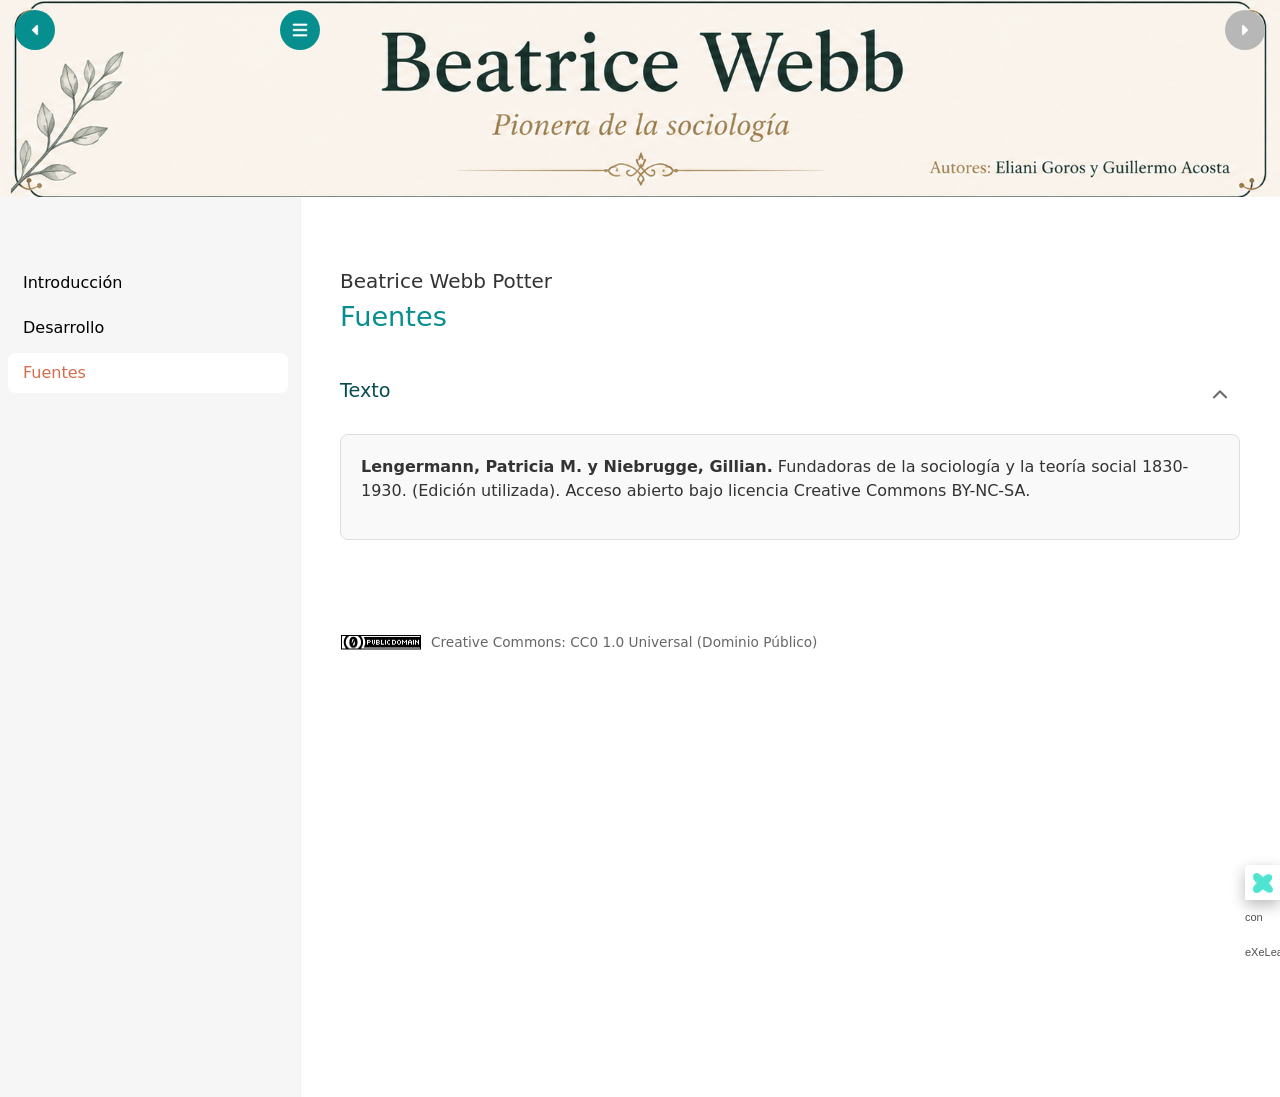
<file: html/fuentes.html>
<!DOCTYPE html>
<html lang="es" id="exe-page-mqtwey0t-e7cfkc2t8">
<head>
<meta charset="utf-8">
<meta name="generator" content="eXeLearning v4.0.1">
<meta name="viewport" content="width=device-width, initial-scale=1">
<link rel="license" type="text/html" href="https://creativecommons.org/publicdomain/zero/1.0/">
<title>Fuentes | Beatrice Webb Potter</title>
<link rel="icon" type="image/x-icon" href="../libs/favicon.ico">
<script>document.querySelector("html").classList.add("js");</script><script src="../libs/jquery/jquery.min.js"> </script><script src="../libs/common_i18n.js"> </script><script src="../libs/common.js"> </script><script src="../libs/exe_export.js"> </script><script src="../libs/bootstrap/bootstrap.bundle.min.js"> </script><link rel="stylesheet" href="../libs/bootstrap/bootstrap.min.css">
<script src="../idevices/text/text.js"></script><link rel="stylesheet" href="../idevices/text/text.css">
<link rel="stylesheet" href="../content/css/base.css"><script src="../theme/style.js"> </script><link rel="stylesheet" href="../theme/style.css">
</head>
<body class="exe-export exe-web-site">
    <header class="cabecera">
<img src="../content/resources/cabecera.png" alt="Beatrice Webb">
</header>
<script>document.body.className+=" js"</script>
<div class="exe-content exe-export pre-js siteNav-hidden"><a href="#page-mqtwey0t-e7cfkc2t8" id="skipNav">Skip to content</a> <nav id="siteNav">
<ul>
<li> <a href="../index.html" class="main-node daddy">Introducción</a>
<ul class="other-section">
<li> <a href="../html/contexto.html" class="no-ch">Contexto</a>
</li>
<li> <a href="../html/infancia.html" class="no-ch">Infancia</a>
</li>
<li> <a href="../html/influencias.html" class="no-ch">Influencias</a>
</li>
</ul>
</li>
<li> <a href="../html/desarrollo.html" class="daddy">Desarrollo</a>
<ul class="other-section">
<li> <a href="../html/backup---charles-booth.html" class="no-ch">Backup - Charles Booth</a>
</li>
<li> <a href="../html/socialismo---socialismo-fabiano.html" class="no-ch">Socialismo - Socialismo Fabiano</a>
</li>
<li> <a href="../html/legado.html" class="no-ch">Legado</a>
</li>
<li> <a href="../html/obras.html" class="no-ch">Obras</a>
</li>
</ul>
</li>
<li class="active"> <a href="../html/fuentes.html" class="active no-ch">Fuentes</a>
</li>
</ul>
</nav><main id="page-mqtwey0t-e7cfkc2t8" class="page"> 
<header class="main-header">
<div class="package-header"><p class="package-title">Beatrice Webb Potter</p></div>
<div class="page-header"><h1 class="page-title">Fuentes</h1></div>
</header><div id="page-content-page-mqtwey0t-e7cfkc2t8" class="page-content">
<article id="block-mqtwf50e-t06ojwhxu" class="box">
<header class="box-head no-icon">
<h1 class="box-title">Texto</h1>
<button class="box-toggle box-toggle-on" title="Toggle content">
<span>Toggle content</span>
</button></header>
<div class="box-content">
<div id="idevice-1782415923996-50ps4o16w" class="idevice_node text" data-idevice-path="../idevices/text/" data-idevice-type="text" data-idevice-component-type="json" data-idevice-json-data="{&quot;ideviceId&quot;:&quot;idevice-1782415923996-50ps4o16w&quot;}">
<div class="exe-text-template">
    <p><strong>Lengermann, Patricia M. y Niebrugge, Gillian.</strong> Fundadoras de la sociología y la teoría social 1830-1930. (Edición utilizada). Acceso abierto bajo licencia Creative Commons BY-NC-SA.</p>
</div>
</div>
</div>
</article>
</div></main><div class="nav-buttons">
<a href="../html/obras.html" title="Anterior" class="nav-button nav-button-left"><span>Anterior</span></a>
<span class="nav-button nav-button-right" aria-hidden="true"><span>Siguiente</span></span>
</div>
<footer id="siteFooter"><div id="siteFooterContent"> <div id="packageLicense" class="cc cc-0"> <p> <span class="license-label">Licencia: </span><a href="https://creativecommons.org/publicdomain/zero/1.0/" class="license">Creative Commons: CC0 1.0 Universal (dominio público)</a></p>
</div>
</div></footer>
</div>
<p id="made-with-eXe"> <a href="https://exelearning.net/" target="_blank" rel="noopener"> <span>Creado con eXeLearning <span>(Ventana nueva)</span></span></a></p>
</body>
</html>
</file>
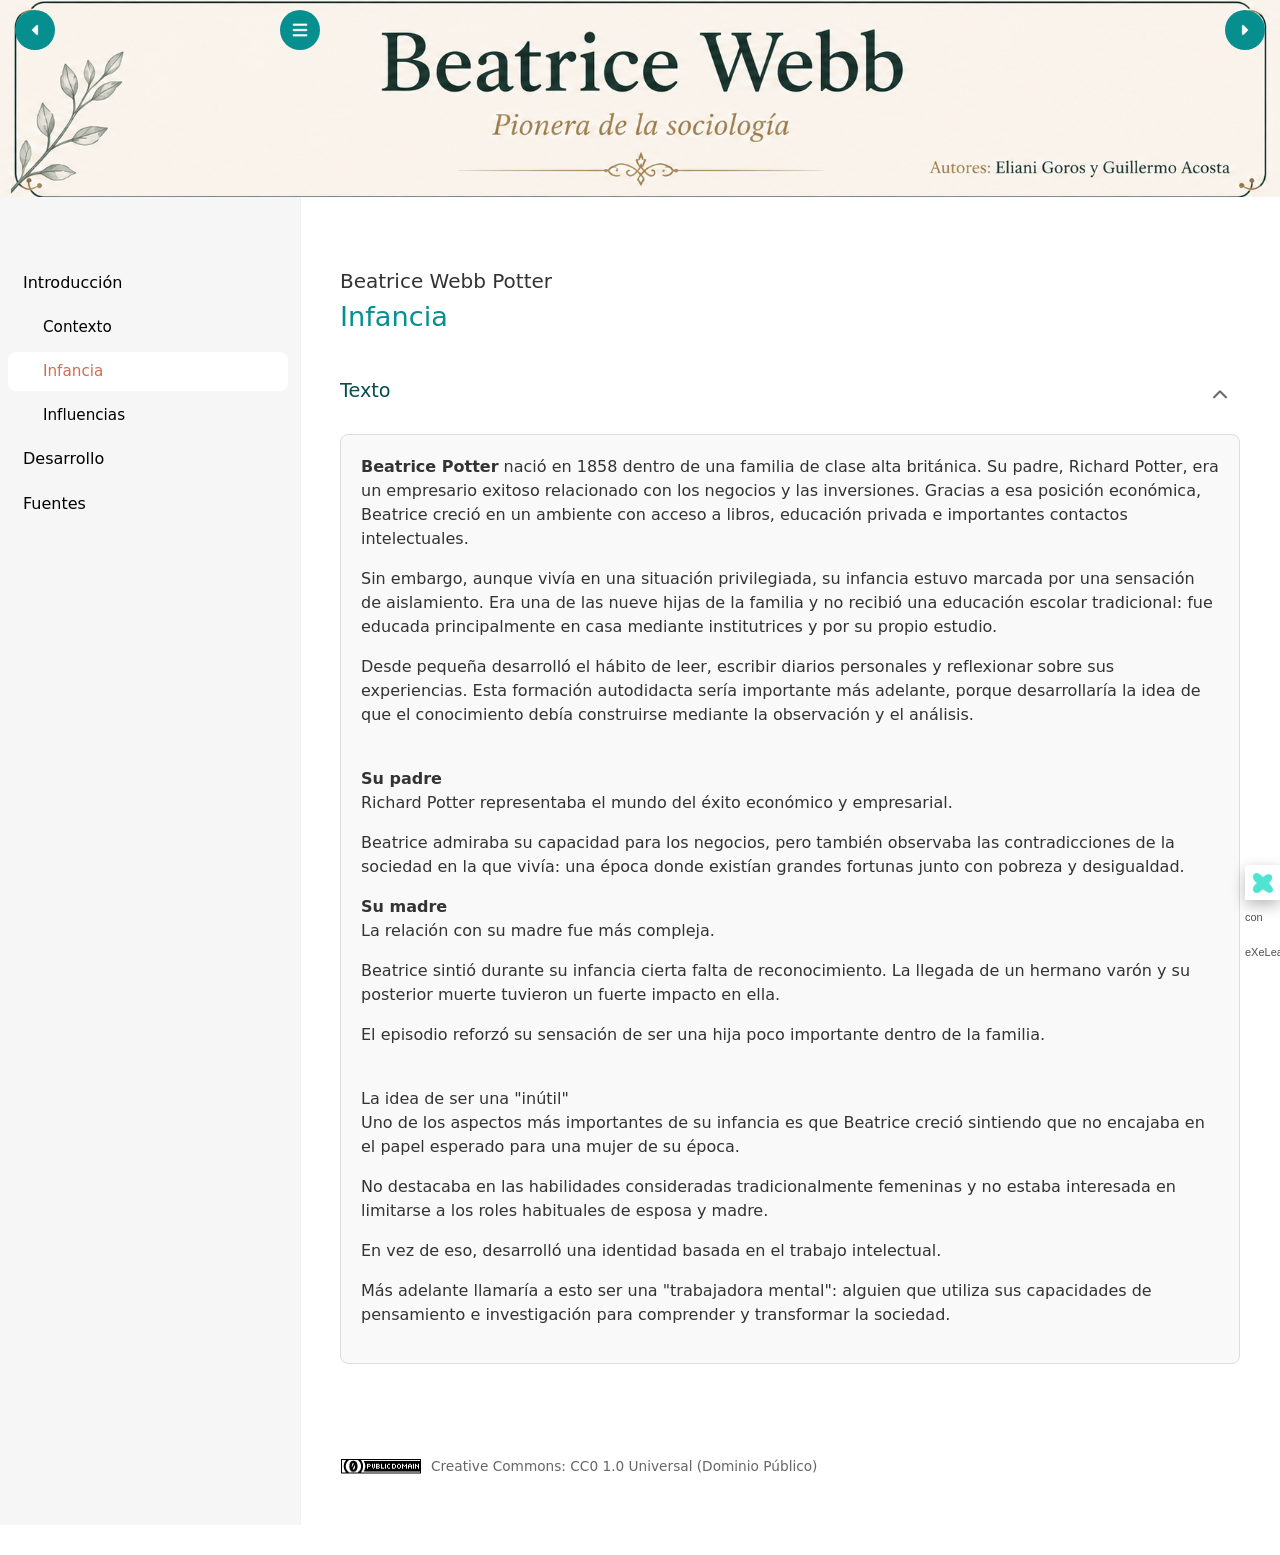
<file: html/infancia.html>
<!DOCTYPE html>
<html lang="es" id="exe-page-mqtv91s8-u3j4uvaug">
<head>
<meta charset="utf-8">
<meta name="generator" content="eXeLearning v4.0.1">
<meta name="viewport" content="width=device-width, initial-scale=1">
<link rel="license" type="text/html" href="https://creativecommons.org/publicdomain/zero/1.0/">
<title>Infancia | Beatrice Webb Potter</title>
<link rel="icon" type="image/x-icon" href="../libs/favicon.ico">
<script>document.querySelector("html").classList.add("js");</script><script src="../libs/jquery/jquery.min.js"> </script><script src="../libs/common_i18n.js"> </script><script src="../libs/common.js"> </script><script src="../libs/exe_export.js"> </script><script src="../libs/bootstrap/bootstrap.bundle.min.js"> </script><link rel="stylesheet" href="../libs/bootstrap/bootstrap.min.css">
<script src="../idevices/text/text.js"></script><link rel="stylesheet" href="../idevices/text/text.css">
<link rel="stylesheet" href="../content/css/base.css"><script src="../theme/style.js"> </script><link rel="stylesheet" href="../theme/style.css">
</head>
<body class="exe-export exe-web-site">
    <header class="cabecera">
<img src="../content/resources/cabecera.png" alt="Beatrice Webb">
</header>
<script>document.body.className+=" js"</script>
<div class="exe-content exe-export pre-js siteNav-hidden"><a href="#page-mqtv91s8-u3j4uvaug" id="skipNav">Skip to content</a> <nav id="siteNav">
<ul>
<li class="current-page-parent"> <a href="../index.html" class="main-node daddy">Introducción</a>
<ul class="other-section">
<li> <a href="../html/contexto.html" class="no-ch">Contexto</a>
</li>
<li class="active"> <a href="../html/infancia.html" class="active no-ch">Infancia</a>
</li>
<li> <a href="../html/influencias.html" class="no-ch">Influencias</a>
</li>
</ul>
</li>
<li> <a href="../html/desarrollo.html" class="daddy">Desarrollo</a>
<ul class="other-section">
<li> <a href="../html/backup---charles-booth.html" class="no-ch">Backup - Charles Booth</a>
</li>
<li> <a href="../html/socialismo---socialismo-fabiano.html" class="no-ch">Socialismo - Socialismo Fabiano</a>
</li>
<li> <a href="../html/legado.html" class="no-ch">Legado</a>
</li>
<li> <a href="../html/obras.html" class="no-ch">Obras</a>
</li>
</ul>
</li>
<li> <a href="../html/fuentes.html" class="no-ch">Fuentes</a>
</li>
</ul>
</nav><main id="page-mqtv91s8-u3j4uvaug" class="page"> 
<header class="main-header">
<div class="package-header"><p class="package-title">Beatrice Webb Potter</p></div>
<div class="page-header"><h1 class="page-title">Infancia</h1></div>
</header><div id="page-content-page-mqtv91s8-u3j4uvaug" class="page-content">
<article id="block-mqtvcxtg-ag1wi18gz" class="box">
<header class="box-head no-icon">
<h1 class="box-title">Texto</h1>
<button class="box-toggle box-toggle-on" title="Toggle content">
<span>Toggle content</span>
</button></header>
<div class="box-content">
<div id="idevice-1782414141746-eeygp2alb" class="idevice_node text" data-idevice-path="../idevices/text/" data-idevice-type="text" data-idevice-component-type="json" data-idevice-json-data="{&quot;ideviceId&quot;:&quot;idevice-1782414141746-eeygp2alb&quot;}">
<div class="exe-text-template">
    <p><strong>Beatrice Potter</strong> nació en 1858 dentro de una familia de clase alta británica. Su padre, Richard Potter, era un empresario exitoso relacionado con los negocios y las inversiones. Gracias a esa posición económica, Beatrice creció en un ambiente con acceso a libros, educación privada e importantes contactos intelectuales.</p>
<p>Sin embargo, aunque vivía en una situación privilegiada, su infancia estuvo marcada por una sensación de aislamiento. Era una de las nueve hijas de la familia y no recibió una educación escolar tradicional: fue educada principalmente en casa mediante institutrices y por su propio estudio.</p>
<p>Desde pequeña desarrolló el hábito de leer, escribir diarios personales y reflexionar sobre sus experiencias. Esta formación autodidacta sería importante más adelante, porque desarrollaría la idea de que el conocimiento debía construirse mediante la observación y el análisis.</p>
<p> <br /><strong>Su padre</strong><br />Richard Potter representaba el mundo del éxito económico y empresarial.</p>
<p>Beatrice admiraba su capacidad para los negocios, pero también observaba las contradicciones de la sociedad en la que vivía: una época donde existían grandes fortunas junto con pobreza y desigualdad.</p>
<p><strong>Su madre</strong><br />La relación con su madre fue más compleja.</p>
<p>Beatrice sintió durante su infancia cierta falta de reconocimiento. La llegada de un hermano varón y su posterior muerte tuvieron un fuerte impacto en ella.</p>
<p>El episodio reforzó su sensación de ser una hija poco importante dentro de la familia.</p>
<p> <br />La idea de ser una "inútil"<br />Uno de los aspectos más importantes de su infancia es que Beatrice creció sintiendo que no encajaba en el papel esperado para una mujer de su época.</p>
<p>No destacaba en las habilidades consideradas tradicionalmente femeninas y no estaba interesada en limitarse a los roles habituales de esposa y madre.</p>
<p>En vez de eso, desarrolló una identidad basada en el trabajo intelectual.</p>
<p>Más adelante llamaría a esto ser una "trabajadora mental": alguien que utiliza sus capacidades de pensamiento e investigación para comprender y transformar la sociedad.</p>
</div>
</div>
</div>
</article>
</div></main><div class="nav-buttons">
<a href="../html/contexto.html" title="Anterior" class="nav-button nav-button-left"><span>Anterior</span></a>
<a href="../html/influencias.html" title="Siguiente" class="nav-button nav-button-right"><span>Siguiente</span></a>
</div>
<footer id="siteFooter"><div id="siteFooterContent"> <div id="packageLicense" class="cc cc-0"> <p> <span class="license-label">Licencia: </span><a href="https://creativecommons.org/publicdomain/zero/1.0/" class="license">Creative Commons: CC0 1.0 Universal (dominio público)</a></p>
</div>
</div></footer>
</div>
<p id="made-with-eXe"> <a href="https://exelearning.net/" target="_blank" rel="noopener"> <span>Creado con eXeLearning <span>(Ventana nueva)</span></span></a></p>
</body>
</html>
</file>
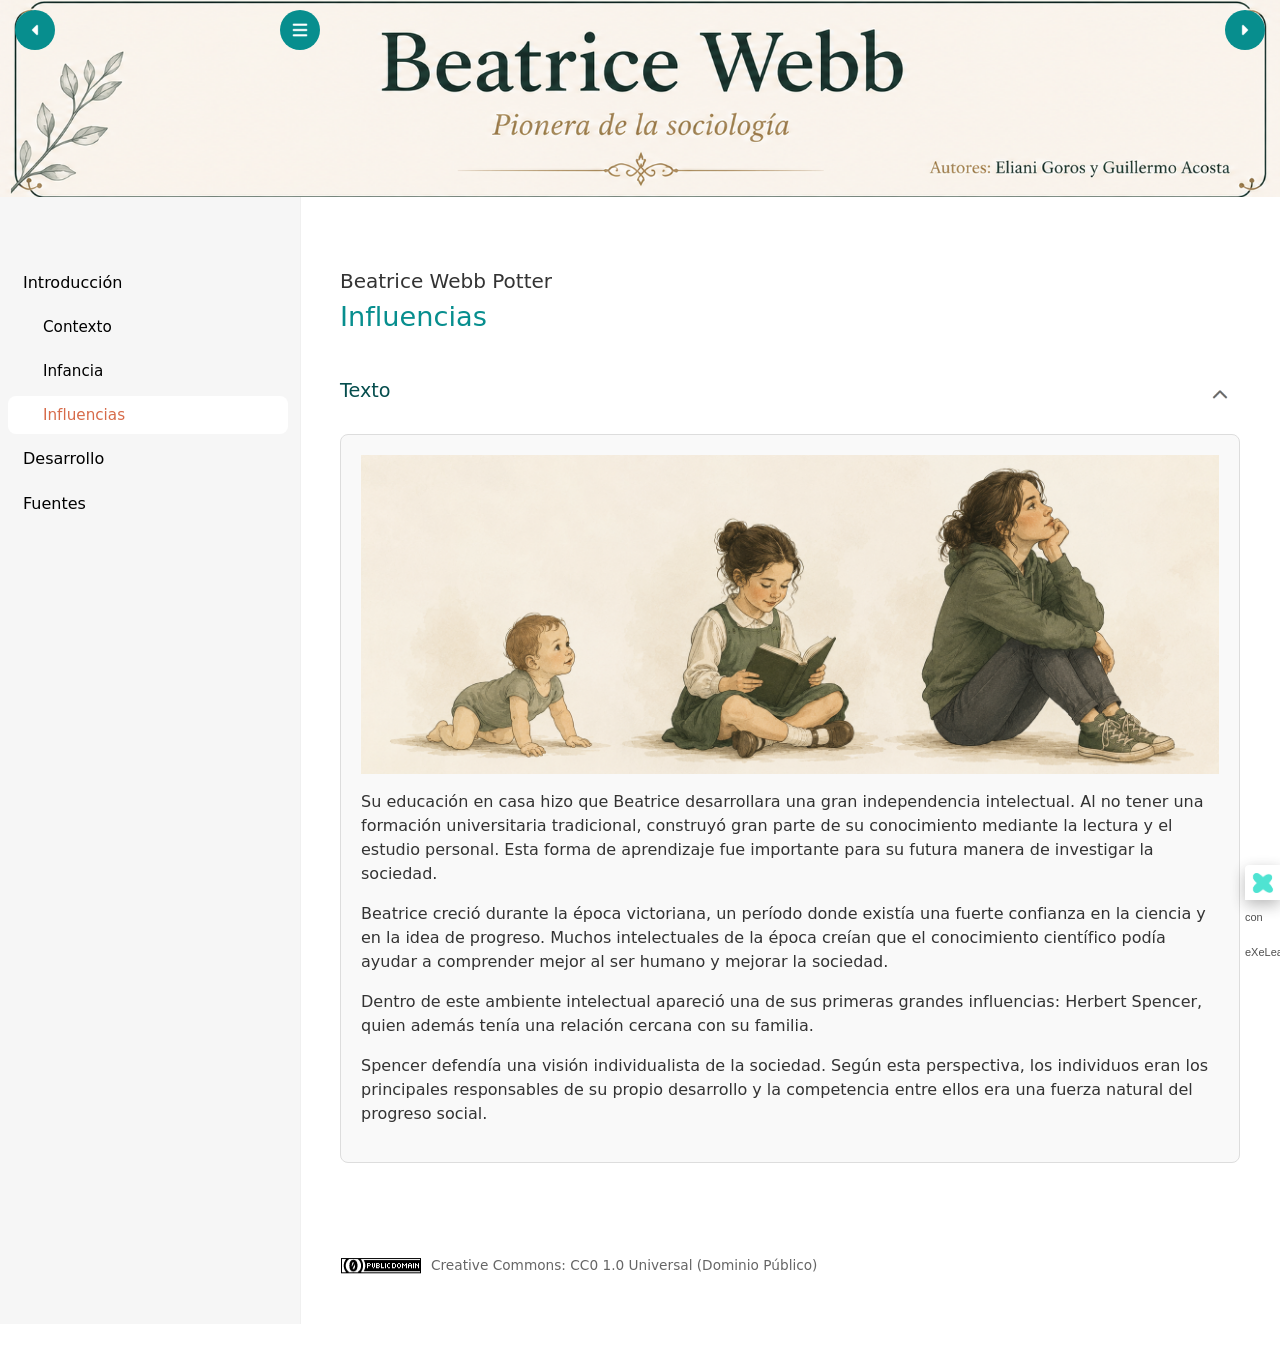
<file: html/influencias.html>
<!DOCTYPE html>
<html lang="es" id="exe-page-mqtvaevv-1wox4hdnz">
<head>
<meta charset="utf-8">
<meta name="generator" content="eXeLearning v4.0.1">
<meta name="viewport" content="width=device-width, initial-scale=1">
<link rel="license" type="text/html" href="https://creativecommons.org/publicdomain/zero/1.0/">
<title>Influencias | Beatrice Webb Potter</title>
<link rel="icon" type="image/x-icon" href="../libs/favicon.ico">
<script>document.querySelector("html").classList.add("js");</script><script src="../libs/jquery/jquery.min.js"> </script><script src="../libs/common_i18n.js"> </script><script src="../libs/common.js"> </script><script src="../libs/exe_export.js"> </script><script src="../libs/bootstrap/bootstrap.bundle.min.js"> </script><link rel="stylesheet" href="../libs/bootstrap/bootstrap.min.css">
<script src="../idevices/text/text.js"></script><link rel="stylesheet" href="../idevices/text/text.css">
<link rel="stylesheet" href="../content/css/base.css"><script src="../theme/style.js"> </script><link rel="stylesheet" href="../theme/style.css">
</head>
<body class="exe-export exe-web-site">
    <header class="cabecera">
<img src="../content/resources/cabecera.png" alt="Beatrice Webb">
</header>
<script>document.body.className+=" js"</script>
<div class="exe-content exe-export pre-js siteNav-hidden"><a href="#page-mqtvaevv-1wox4hdnz" id="skipNav">Skip to content</a> <nav id="siteNav">
<ul>
<li class="current-page-parent"> <a href="../index.html" class="main-node daddy">Introducción</a>
<ul class="other-section">
<li> <a href="../html/contexto.html" class="no-ch">Contexto</a>
</li>
<li> <a href="../html/infancia.html" class="no-ch">Infancia</a>
</li>
<li class="active"> <a href="../html/influencias.html" class="active no-ch">Influencias</a>
</li>
</ul>
</li>
<li> <a href="../html/desarrollo.html" class="daddy">Desarrollo</a>
<ul class="other-section">
<li> <a href="../html/backup---charles-booth.html" class="no-ch">Backup - Charles Booth</a>
</li>
<li> <a href="../html/socialismo---socialismo-fabiano.html" class="no-ch">Socialismo - Socialismo Fabiano</a>
</li>
<li> <a href="../html/legado.html" class="no-ch">Legado</a>
</li>
<li> <a href="../html/obras.html" class="no-ch">Obras</a>
</li>
</ul>
</li>
<li> <a href="../html/fuentes.html" class="no-ch">Fuentes</a>
</li>
</ul>
</nav><main id="page-mqtvaevv-1wox4hdnz" class="page"> 
<header class="main-header">
<div class="package-header"><p class="package-title">Beatrice Webb Potter</p></div>
<div class="page-header"><h1 class="page-title">Influencias</h1></div>
</header><div id="page-content-page-mqtvaevv-1wox4hdnz" class="page-content">
<article id="block-mqtvoalj-0fglyxdmx" class="box">
<header class="box-head no-icon">
<h1 class="box-title">Texto</h1>
<button class="box-toggle box-toggle-on" title="Toggle content">
<span>Toggle content</span>
</button></header>
<div class="box-content">
<div id="idevice-1782414671525-actpm1wwu" class="idevice_node text" data-idevice-path="../idevices/text/" data-idevice-type="text" data-idevice-component-type="json" data-idevice-json-data="{&quot;ideviceId&quot;:&quot;idevice-1782414671525-actpm1wwu&quot;}">
<div class="exe-text-template">
    <p><img src="../content/resources/crecimiento.png" title="Beatrice creciendo" width="1774" height="660" alt="Crecimiento" /></p>
<p>Su educación en casa hizo que Beatrice desarrollara una gran independencia intelectual. Al no tener una formación universitaria tradicional, construyó gran parte de su conocimiento mediante la lectura y el estudio personal. Esta forma de aprendizaje fue importante para su futura manera de investigar la sociedad.</p>
<p>Beatrice creció durante la época victoriana, un período donde existía una fuerte confianza en la ciencia y en la idea de progreso. Muchos intelectuales de la época creían que el conocimiento científico podía ayudar a comprender mejor al ser humano y mejorar la sociedad.</p>
<p>Dentro de este ambiente intelectual apareció una de sus primeras grandes influencias: Herbert Spencer, quien además tenía una relación cercana con su familia.</p>
<p>Spencer defendía una visión individualista de la sociedad. Según esta perspectiva, los individuos eran los principales responsables de su propio desarrollo y la competencia entre ellos era una fuerza natural del progreso social.</p>
</div>
</div>
</div>
</article>
</div></main><div class="nav-buttons">
<a href="../html/infancia.html" title="Anterior" class="nav-button nav-button-left"><span>Anterior</span></a>
<a href="../html/desarrollo.html" title="Siguiente" class="nav-button nav-button-right"><span>Siguiente</span></a>
</div>
<footer id="siteFooter"><div id="siteFooterContent"> <div id="packageLicense" class="cc cc-0"> <p> <span class="license-label">Licencia: </span><a href="https://creativecommons.org/publicdomain/zero/1.0/" class="license">Creative Commons: CC0 1.0 Universal (dominio público)</a></p>
</div>
</div></footer>
</div>
<p id="made-with-eXe"> <a href="https://exelearning.net/" target="_blank" rel="noopener"> <span>Creado con eXeLearning <span>(Ventana nueva)</span></span></a></p>
</body>
</html>
</file>
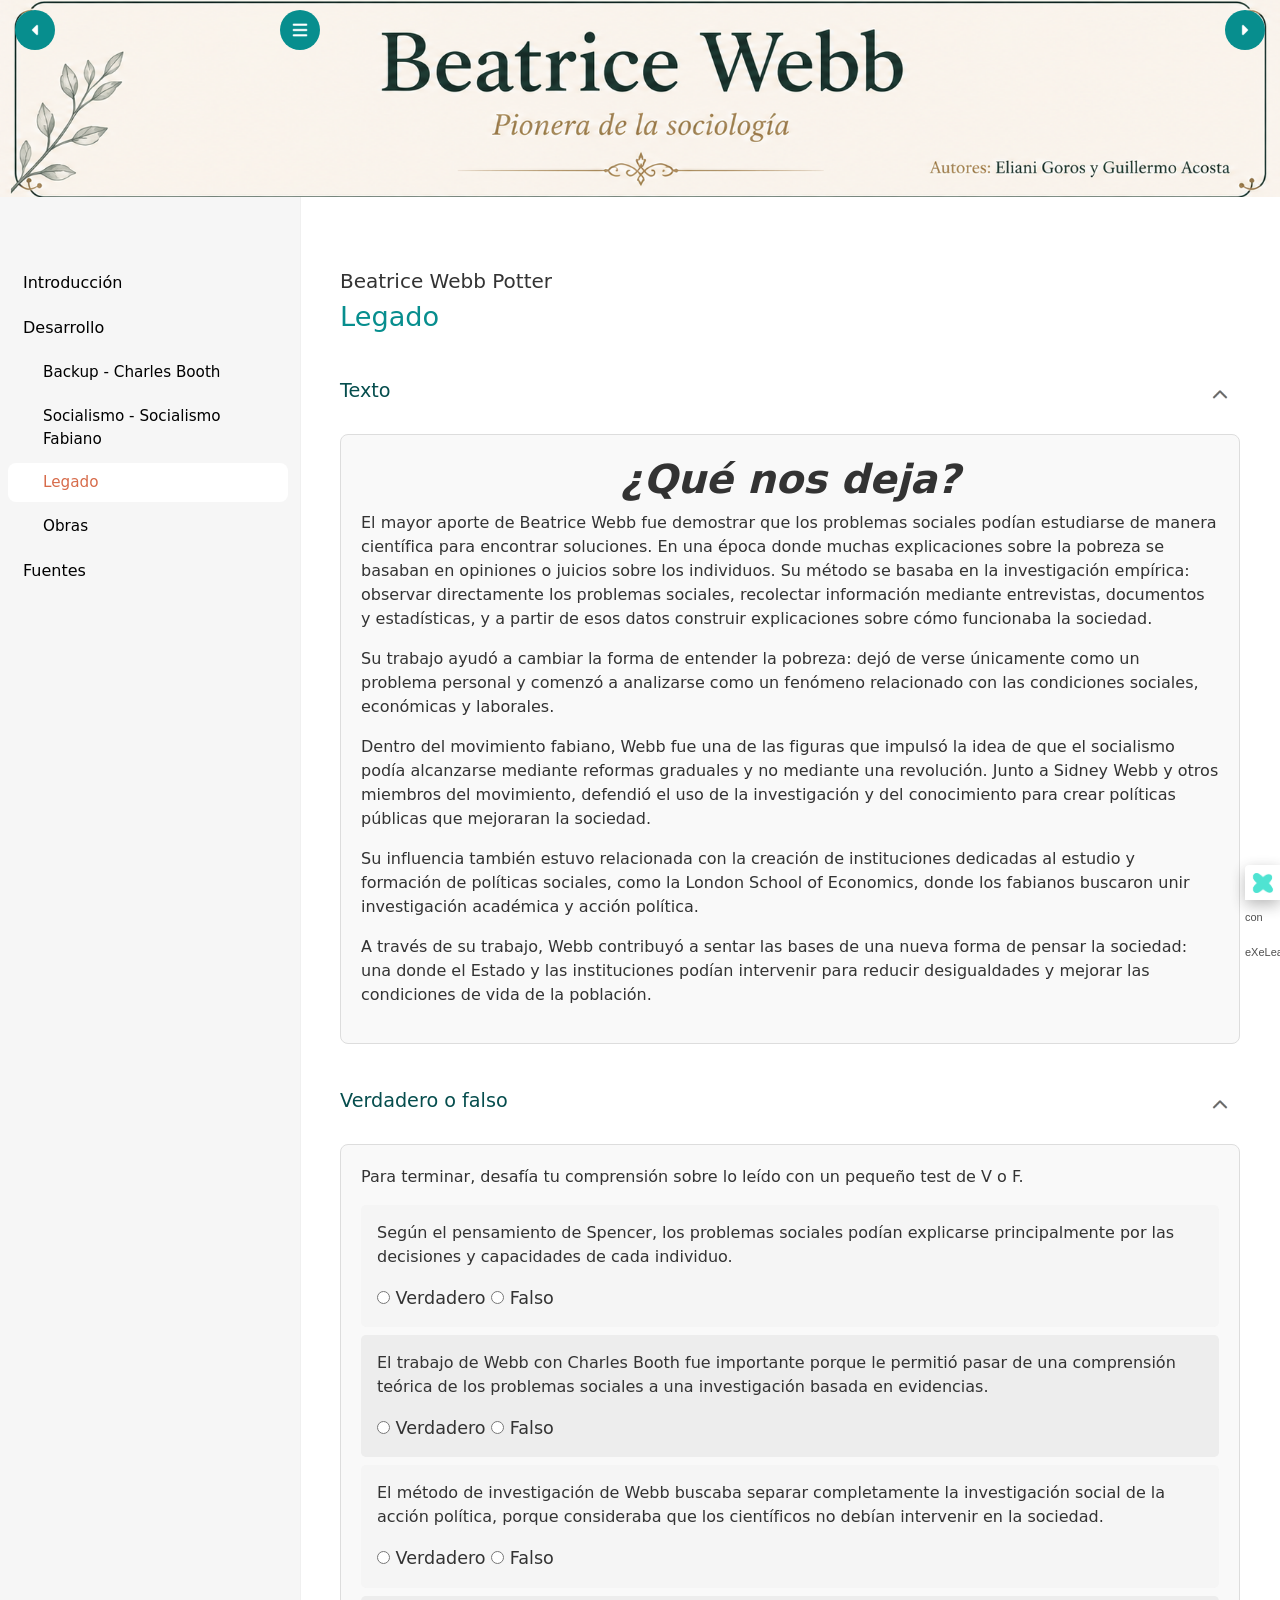
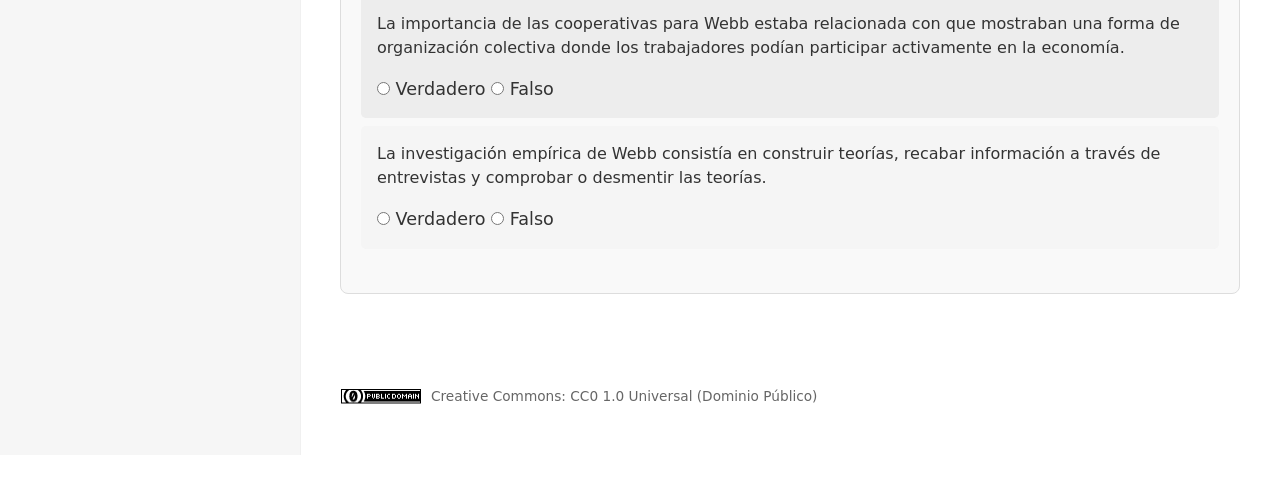
<file: html/legado.html>
<!DOCTYPE html>
<html lang="es" id="exe-page-mqtvazf9-7jvws1evr">
<head>
<meta charset="utf-8">
<meta name="generator" content="eXeLearning v4.0.1">
<meta name="viewport" content="width=device-width, initial-scale=1">
<link rel="license" type="text/html" href="https://creativecommons.org/publicdomain/zero/1.0/">
<title>Legado | Beatrice Webb Potter</title>
<link rel="icon" type="image/x-icon" href="../libs/favicon.ico">
<script>document.querySelector("html").classList.add("js");</script><script src="../libs/jquery/jquery.min.js"> </script><script src="../libs/common_i18n.js"> </script><script src="../libs/common.js"> </script><script src="../libs/exe_export.js"> </script><script src="../libs/bootstrap/bootstrap.bundle.min.js"> </script><link rel="stylesheet" href="../libs/bootstrap/bootstrap.min.css">
<script src="../idevices/text/text.js"></script><link rel="stylesheet" href="../idevices/text/text.css">
<script src="../idevices/trueorfalse/trueorfalse.js"></script><link rel="stylesheet" href="../idevices/trueorfalse/trueorfalse.css">
<link rel="stylesheet" href="../content/css/base.css"><script src="../theme/style.js"> </script><link rel="stylesheet" href="../theme/style.css">
</head>
<body class="exe-export exe-web-site">
    <header class="cabecera">
<img src="../content/resources/cabecera.png" alt="Beatrice Webb">
</header>
<script>document.body.className+=" js"</script>
<div class="exe-content exe-export pre-js siteNav-hidden"><a href="#page-mqtvazf9-7jvws1evr" id="skipNav">Skip to content</a> <nav id="siteNav">
<ul>
<li> <a href="../index.html" class="main-node daddy">Introducción</a>
<ul class="other-section">
<li> <a href="../html/contexto.html" class="no-ch">Contexto</a>
</li>
<li> <a href="../html/infancia.html" class="no-ch">Infancia</a>
</li>
<li> <a href="../html/influencias.html" class="no-ch">Influencias</a>
</li>
</ul>
</li>
<li class="current-page-parent"> <a href="../html/desarrollo.html" class="daddy">Desarrollo</a>
<ul class="other-section">
<li> <a href="../html/backup---charles-booth.html" class="no-ch">Backup - Charles Booth</a>
</li>
<li> <a href="../html/socialismo---socialismo-fabiano.html" class="no-ch">Socialismo - Socialismo Fabiano</a>
</li>
<li class="active"> <a href="../html/legado.html" class="active no-ch">Legado</a>
</li>
<li> <a href="../html/obras.html" class="no-ch">Obras</a>
</li>
</ul>
</li>
<li> <a href="../html/fuentes.html" class="no-ch">Fuentes</a>
</li>
</ul>
</nav><main id="page-mqtvazf9-7jvws1evr" class="page"> 
<header class="main-header">
<div class="package-header"><p class="package-title">Beatrice Webb Potter</p></div>
<div class="page-header"><h1 class="page-title">Legado</h1></div>
</header><div id="page-content-page-mqtvazf9-7jvws1evr" class="page-content">
<article id="block-mqtvxbyk-kw3kkhuhu" class="box">
<header class="box-head no-icon">
<h1 class="box-title">Texto</h1>
<button class="box-toggle box-toggle-on" title="Toggle content">
<span>Toggle content</span>
</button></header>
<div class="box-content">
<div id="idevice-1782415093194-dbp0r3i20" class="idevice_node text" data-idevice-path="../idevices/text/" data-idevice-type="text" data-idevice-component-type="json" data-idevice-json-data="{&quot;ideviceId&quot;:&quot;idevice-1782415093194-dbp0r3i20&quot;}">
<div class="exe-text-template">
    <h1 style="text-align: center;"><em><strong>¿Qué nos deja?</strong></em></h1>
<p>El mayor aporte de Beatrice Webb fue demostrar que los problemas sociales podían estudiarse de manera científica para encontrar soluciones. En una época donde muchas explicaciones sobre la pobreza se basaban en opiniones o juicios sobre los individuos. Su método se basaba en la investigación empírica: observar directamente los problemas sociales, recolectar información mediante entrevistas, documentos y estadísticas, y a partir de esos datos construir explicaciones sobre cómo funcionaba la sociedad.</p>
<p>Su trabajo ayudó a cambiar la forma de entender la pobreza: dejó de verse únicamente como un problema personal y comenzó a analizarse como un fenómeno relacionado con las condiciones sociales, económicas y laborales.</p>
<p>Dentro del movimiento fabiano, Webb fue una de las figuras que impulsó la idea de que el socialismo podía alcanzarse mediante reformas graduales y no mediante una revolución. Junto a Sidney Webb y otros miembros del movimiento, defendió el uso de la investigación y del conocimiento para crear políticas públicas que mejoraran la sociedad.</p>
<p>Su influencia también estuvo relacionada con la creación de instituciones dedicadas al estudio y formación de políticas sociales, como la London School of Economics, donde los fabianos buscaron unir investigación académica y acción política.</p>
<p>A través de su trabajo, Webb contribuyó a sentar las bases de una nueva forma de pensar la sociedad: una donde el Estado y las instituciones podían intervenir para reducir desigualdades y mejorar las condiciones de vida de la población.</p>
</div>
</div>
</div>
</article><article id="block-mqtxrxd0-ig4pqtstl" class="box">
<header class="box-head no-icon">
<h1 class="box-title">Verdadero o falso</h1>
<button class="box-toggle box-toggle-on" title="Toggle content">
<span>Toggle content</span>
</button></header>
<div class="box-content">
<div id="idevice-1782418200226-jy1n37rzz" class="idevice_node trueorfalse" data-idevice-path="../idevices/trueorfalse/" data-idevice-type="trueorfalse" data-idevice-component-type="json" data-idevice-json-data="{&quot;id&quot;:&quot;idevice-1782418200226-jy1n37rzz&quot;,&quot;typeGame&quot;:&quot;TrueOrFalse&quot;,&quot;eXeGameInstructions&quot;:&quot;&lt;p&gt;Para terminar, desafía tu comprensión sobre lo leído con un pequeño test de V o F.&lt;/p&gt;&quot;,&quot;eXeIdeviceTextAfter&quot;:&quot;&quot;,&quot;msgs&quot;:{&quot;msgStartGame&quot;:&quot;Pulsa aquí para empezar&quot;,&quot;msgTime&quot;:&quot;Tiempo por pregunta&quot;,&quot;msgNoImage&quot;:&quot;Pregunta sin imágenes&quot;,&quot;msgScoreScorm&quot;:&quot;La puntuación no se puede guardar porque esta página no forma parte  de un paquete SCORM.&quot;,&quot;msgEndGameScore&quot;:&quot;Comience la partida antes de guardar la puntuación.&quot;,&quot;msgOnlySaveScore&quot;:&quot;¡Solo puede guardar la puntuación una vez!&quot;,&quot;msgOnlySave&quot;:&quot;Solo puede guardar una vez&quot;,&quot;msgYouScore&quot;:&quot;Su puntuación&quot;,&quot;msgAuthor&quot;:&quot;Autoría&quot;,&quot;msgOnlySaveAuto&quot;:&quot;Su puntuación se guardará después de cada pregunta. Solo puede jugar una vez.&quot;,&quot;msgSaveAuto&quot;:&quot;Su puntuación se guardará automáticamente después de cada pregunta.&quot;,&quot;msgSeveralScore&quot;:&quot;Puede guardar la puntuación tantas veces como quiera&quot;,&quot;msgYouLastScore&quot;:&quot;La última puntuación guardada es&quot;,&quot;msgActityComply&quot;:&quot;Ya ha realizado esta actividad.&quot;,&quot;msgPlaySeveralTimes&quot;:&quot;Puede realizar esta actividad cuantas veces quiera&quot;,&quot;msgUncompletedActivity&quot;:&quot;Actividad no completada&quot;,&quot;msgSuccessfulActivity&quot;:&quot;Actividad superada. Puntuación: %s&quot;,&quot;msgUnsuccessfulActivity&quot;:&quot;Actividad no superada. Puntuación: %s&quot;,&quot;msgTypeGame&quot;:&quot;Verdadero o falso&quot;,&quot;msgFeedback&quot;:&quot;Retroalimentación&quot;,&quot;msgSuggestion&quot;:&quot;Sugerencia&quot;,&quot;msgSolution&quot;:&quot;Solución&quot;,&quot;msgQuestion&quot;:&quot;Pregunta&quot;,&quot;msgTrue&quot;:&quot;Verdadero&quot;,&quot;msgFalse&quot;:&quot;Falso&quot;,&quot;msgOk&quot;:&quot;Correcto&quot;,&quot;msgKO&quot;:&quot;Incorrecto&quot;,&quot;msgShow&quot;:&quot;Mostrar&quot;,&quot;msgHide&quot;:&quot;Ocultar&quot;,&quot;msgCheck&quot;:&quot;Comprobar&quot;,&quot;msgReboot&quot;:&quot;¡Prueba otra vez!&quot;,&quot;msgScore&quot;:&quot;Puntuación&quot;,&quot;msgWeight&quot;:&quot;Peso&quot;,&quot;msgNext&quot;:&quot;Siguiente&quot;,&quot;msgPrevious&quot;:&quot;Anterior&quot;},&quot;questionsRandom&quot;:false,&quot;percentageQuestions&quot;:100,&quot;isTest&quot;:false,&quot;time&quot;:0,&quot;questionsGame&quot;:[{&quot;question&quot;:&quot;&lt;p&gt;Según el pensamiento de Spencer, los problemas sociales podían explicarse principalmente por las decisiones y capacidades de cada individuo.&lt;/p&gt;&quot;,&quot;feedback&quot;:&quot;&quot;,&quot;suggestion&quot;:&quot;&quot;,&quot;solution&quot;:1},{&quot;question&quot;:&quot;&lt;p&gt;El trabajo de Webb con Charles Booth fue importante porque le permitió pasar de una comprensión teórica de los problemas sociales a una investigación basada en evidencias.&lt;/p&gt;&quot;,&quot;feedback&quot;:&quot;&quot;,&quot;suggestion&quot;:&quot;&quot;,&quot;solution&quot;:1},{&quot;question&quot;:&quot;&lt;p&gt;El método de investigación de Webb buscaba separar completamente la investigación social de la acción política, porque consideraba que los científicos no debían intervenir en la sociedad.&lt;/p&gt;&quot;,&quot;feedback&quot;:&quot;&lt;p&gt;para Webb investigar tenía sentido precisamente porque podía servir para impulsar reformas.&lt;/p&gt;&quot;,&quot;suggestion&quot;:&quot;&quot;,&quot;solution&quot;:0},{&quot;question&quot;:&quot;&lt;p&gt;La importancia de las cooperativas para Webb estaba relacionada con que mostraban una forma de organización colectiva donde los trabajadores podían participar activamente en la economía.&lt;/p&gt;&quot;,&quot;feedback&quot;:&quot;&quot;,&quot;suggestion&quot;:&quot;&quot;,&quot;solution&quot;:1},{&quot;question&quot;:&quot;&lt;p&gt;La investigación empírica de Webb consistía en construir teorías, recabar información a través de entrevistas y comprobar o desmentir las teorías.&lt;/p&gt;&quot;,&quot;feedback&quot;:&quot;&lt;p&gt;La investigación empírica de Webb no comenzaba con la construcción de teorías previas, sino con el estudio de la realidad social mediante la observación, entrevistas, documentos y recopilación de datos. A partir del análisis de esa información buscaba identificar patrones y construir explicaciones que permitieran comprender los problemas sociales.&lt;/p&gt;&quot;,&quot;suggestion&quot;:&quot;&quot;,&quot;solution&quot;:0}],&quot;isScorm&quot;:0,&quot;textButtonScorm&quot;:&quot;Guardar la puntuación&quot;,&quot;repeatActivity&quot;:true,&quot;weighted&quot;:100,&quot;evaluation&quot;:false,&quot;evaluationID&quot;:&quot;&quot;,&quot;showSlider&quot;:false,&quot;ideviceId&quot;:&quot;idevice-1782418200226-jy1n37rzz&quot;}" data-idevice-template="trueorfalse.html">
<div class="exe-trueorfalse-container">
  
    <div class="game-evaluation-ids js-hidden" data-id="idevice-1782418200226-jy1n37rzz" data-evaluationb="false" data-evaluationid=""></div>
        <div class="TOFP-instructions"><p>Para terminar, desafía tu comprensión sobre lo leído con un pequeño test de V o F.</p></div>
        <div class="TOFP-MainContainer" data-instance="idevice-1782418200226-jy1n37rzz" id="tofPMainContainer-idevice-1782418200226-jy1n37rzz">
            <div class="TOFP-GameContainer" id="tofPGameContainer-idevice-1782418200226-jy1n37rzz">
                <div class="TOFP-GameScoreBoard TOFP-EHidden">
                    <div class="TOFP-TimeNumber">
                        <strong><span class="sr-av">Tiempo por pregunta:</span></strong>
                        <p id="tofPPTime-idevice-1782418200226-jy1n37rzz" class="TOFP-PTime">00:00:</p>
                    </div>
                </div>
                <div class="TOFP-MessgeDiv" id="tofPMessageDiv-idevice-1782418200226-jy1n37rzz">
                    <div class="TOFP-Message" id="tofPMessage-idevice-1782418200226-jy1n37rzz"></div>
                </div>
                <div class="TOFP-StartGameDiv TOFP-EHidden" id="tofPStartGameDiv-idevice-1782418200226-jy1n37rzz">
                    <button  id="tofPStartGame-idevice-1782418200226-jy1n37rzz" type="button" class="btn btn-primary">Pulsa aquí para empezar</button>
                </div>
                <div class="TOFP-Multimedia " id="tofPMultimedia-idevice-1782418200226-jy1n37rzz">
                </div>
                <div class="TOFP-CheckTestDiv TOFP-EHidden" id="tofPCheckTestDiv-idevice-1782418200226-jy1n37rzz">
                    <button id="tofPCheckTest-idevice-1782418200226-jy1n37rzz" type="button" class="btn btn-primary">Comprobar</button>
                    <button id="tofRebootTest-idevice-1782418200226-jy1n37rzz" type="button" class="btn btn-primary TOFP-EHidden">¡Prueba otra vez!</button>
                </div>
        </div> 
        <div class="Games-BottonContainer">
            <div class="Games-GetScore">
                <input id="tofPSendScore-idevice-1782418200226-jy1n37rzz" type="button" value="Guardar la puntuación" class="feedbackbutton Games-SendScore" style="display:none"/> <span class="Games-RepeatActivity"></span>
            </div>
        </div>
        <div class="TOFP-After"></div>
        <div class="questionsMedia" style="display:none"></div>
</div>

</div>
</div>
</article>
</div></main><div class="nav-buttons">
<a href="../html/socialismo---socialismo-fabiano.html" title="Anterior" class="nav-button nav-button-left"><span>Anterior</span></a>
<a href="../html/obras.html" title="Siguiente" class="nav-button nav-button-right"><span>Siguiente</span></a>
</div>
<footer id="siteFooter"><div id="siteFooterContent"> <div id="packageLicense" class="cc cc-0"> <p> <span class="license-label">Licencia: </span><a href="https://creativecommons.org/publicdomain/zero/1.0/" class="license">Creative Commons: CC0 1.0 Universal (dominio público)</a></p>
</div>
</div></footer>
</div>
<p id="made-with-eXe"> <a href="https://exelearning.net/" target="_blank" rel="noopener"> <span>Creado con eXeLearning <span>(Ventana nueva)</span></span></a></p>
</body>
</html>
</file>
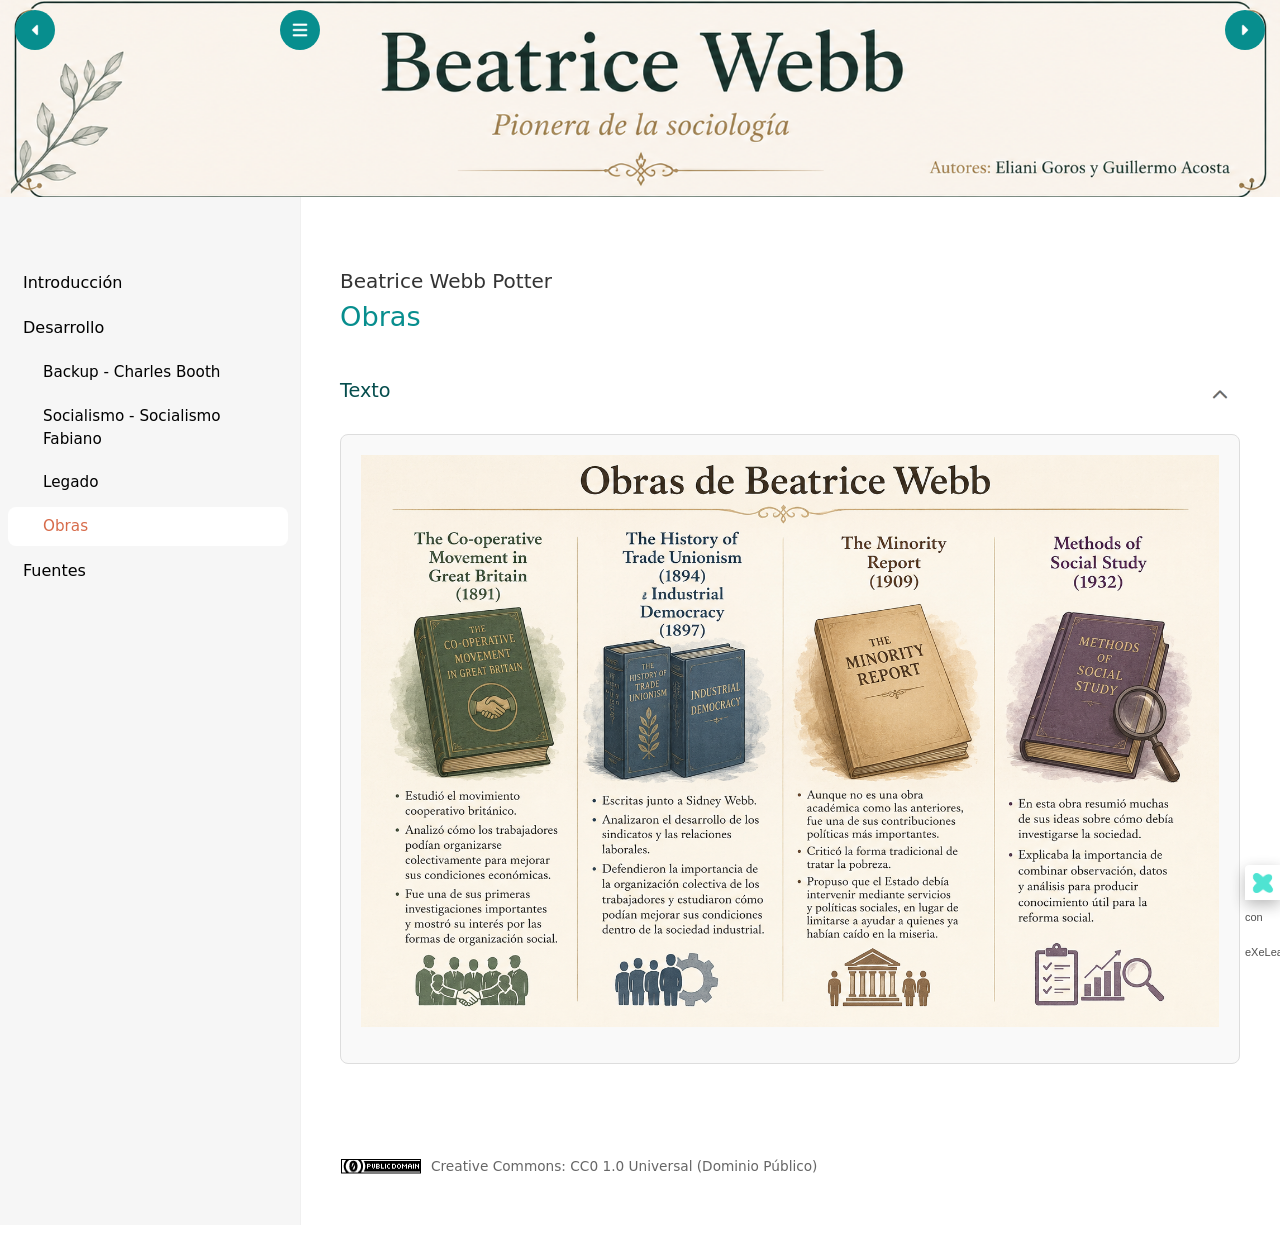
<file: html/obras.html>
<!DOCTYPE html>
<html lang="es" id="exe-page-mqtvbaxg-u4k99qwue">
<head>
<meta charset="utf-8">
<meta name="generator" content="eXeLearning v4.0.1">
<meta name="viewport" content="width=device-width, initial-scale=1">
<link rel="license" type="text/html" href="https://creativecommons.org/publicdomain/zero/1.0/">
<title>Obras | Beatrice Webb Potter</title>
<link rel="icon" type="image/x-icon" href="../libs/favicon.ico">
<script>document.querySelector("html").classList.add("js");</script><script src="../libs/jquery/jquery.min.js"> </script><script src="../libs/common_i18n.js"> </script><script src="../libs/common.js"> </script><script src="../libs/exe_export.js"> </script><script src="../libs/bootstrap/bootstrap.bundle.min.js"> </script><link rel="stylesheet" href="../libs/bootstrap/bootstrap.min.css">
<script src="../idevices/text/text.js"></script><link rel="stylesheet" href="../idevices/text/text.css">
<link rel="stylesheet" href="../content/css/base.css"><script src="../theme/style.js"> </script><link rel="stylesheet" href="../theme/style.css">
</head>
<body class="exe-export exe-web-site">
    <header class="cabecera">
<img src="../content/resources/cabecera.png" alt="Beatrice Webb">
</header>
<script>document.body.className+=" js"</script>
<div class="exe-content exe-export pre-js siteNav-hidden"><a href="#page-mqtvbaxg-u4k99qwue" id="skipNav">Skip to content</a> <nav id="siteNav">
<ul>
<li> <a href="../index.html" class="main-node daddy">Introducción</a>
<ul class="other-section">
<li> <a href="../html/contexto.html" class="no-ch">Contexto</a>
</li>
<li> <a href="../html/infancia.html" class="no-ch">Infancia</a>
</li>
<li> <a href="../html/influencias.html" class="no-ch">Influencias</a>
</li>
</ul>
</li>
<li class="current-page-parent"> <a href="../html/desarrollo.html" class="daddy">Desarrollo</a>
<ul class="other-section">
<li> <a href="../html/backup---charles-booth.html" class="no-ch">Backup - Charles Booth</a>
</li>
<li> <a href="../html/socialismo---socialismo-fabiano.html" class="no-ch">Socialismo - Socialismo Fabiano</a>
</li>
<li> <a href="../html/legado.html" class="no-ch">Legado</a>
</li>
<li class="active"> <a href="../html/obras.html" class="active no-ch">Obras</a>
</li>
</ul>
</li>
<li> <a href="../html/fuentes.html" class="no-ch">Fuentes</a>
</li>
</ul>
</nav><main id="page-mqtvbaxg-u4k99qwue" class="page"> 
<header class="main-header">
<div class="package-header"><p class="package-title">Beatrice Webb Potter</p></div>
<div class="page-header"><h1 class="page-title">Obras</h1></div>
</header><div id="page-content-page-mqtvbaxg-u4k99qwue" class="page-content">
<article id="block-mqtzpeqe-14bgav655" class="box">
<header class="box-head no-icon">
<h1 class="box-title">Texto</h1>
<button class="box-toggle box-toggle-on" title="Toggle content">
<span>Toggle content</span>
</button></header>
<div class="box-content">
<div id="idevice-1782421442005-hfjx8xd4h" class="idevice_node text" data-idevice-path="../idevices/text/" data-idevice-type="text" data-idevice-component-type="json" data-idevice-json-data="{&quot;ideviceId&quot;:&quot;idevice-1782421442005-hfjx8xd4h&quot;}">
<div class="exe-text-template">
    <p><img src="../content/resources/obras.png" title="Obras" width="1536" height="1024" alt="Obras de la autora" /></p>
</div>
</div>
</div>
</article>
</div></main><div class="nav-buttons">
<a href="../html/legado.html" title="Anterior" class="nav-button nav-button-left"><span>Anterior</span></a>
<a href="../html/fuentes.html" title="Siguiente" class="nav-button nav-button-right"><span>Siguiente</span></a>
</div>
<footer id="siteFooter"><div id="siteFooterContent"> <div id="packageLicense" class="cc cc-0"> <p> <span class="license-label">Licencia: </span><a href="https://creativecommons.org/publicdomain/zero/1.0/" class="license">Creative Commons: CC0 1.0 Universal (dominio público)</a></p>
</div>
</div></footer>
</div>
<p id="made-with-eXe"> <a href="https://exelearning.net/" target="_blank" rel="noopener"> <span>Creado con eXeLearning <span>(Ventana nueva)</span></span></a></p>
</body>
</html>
</file>
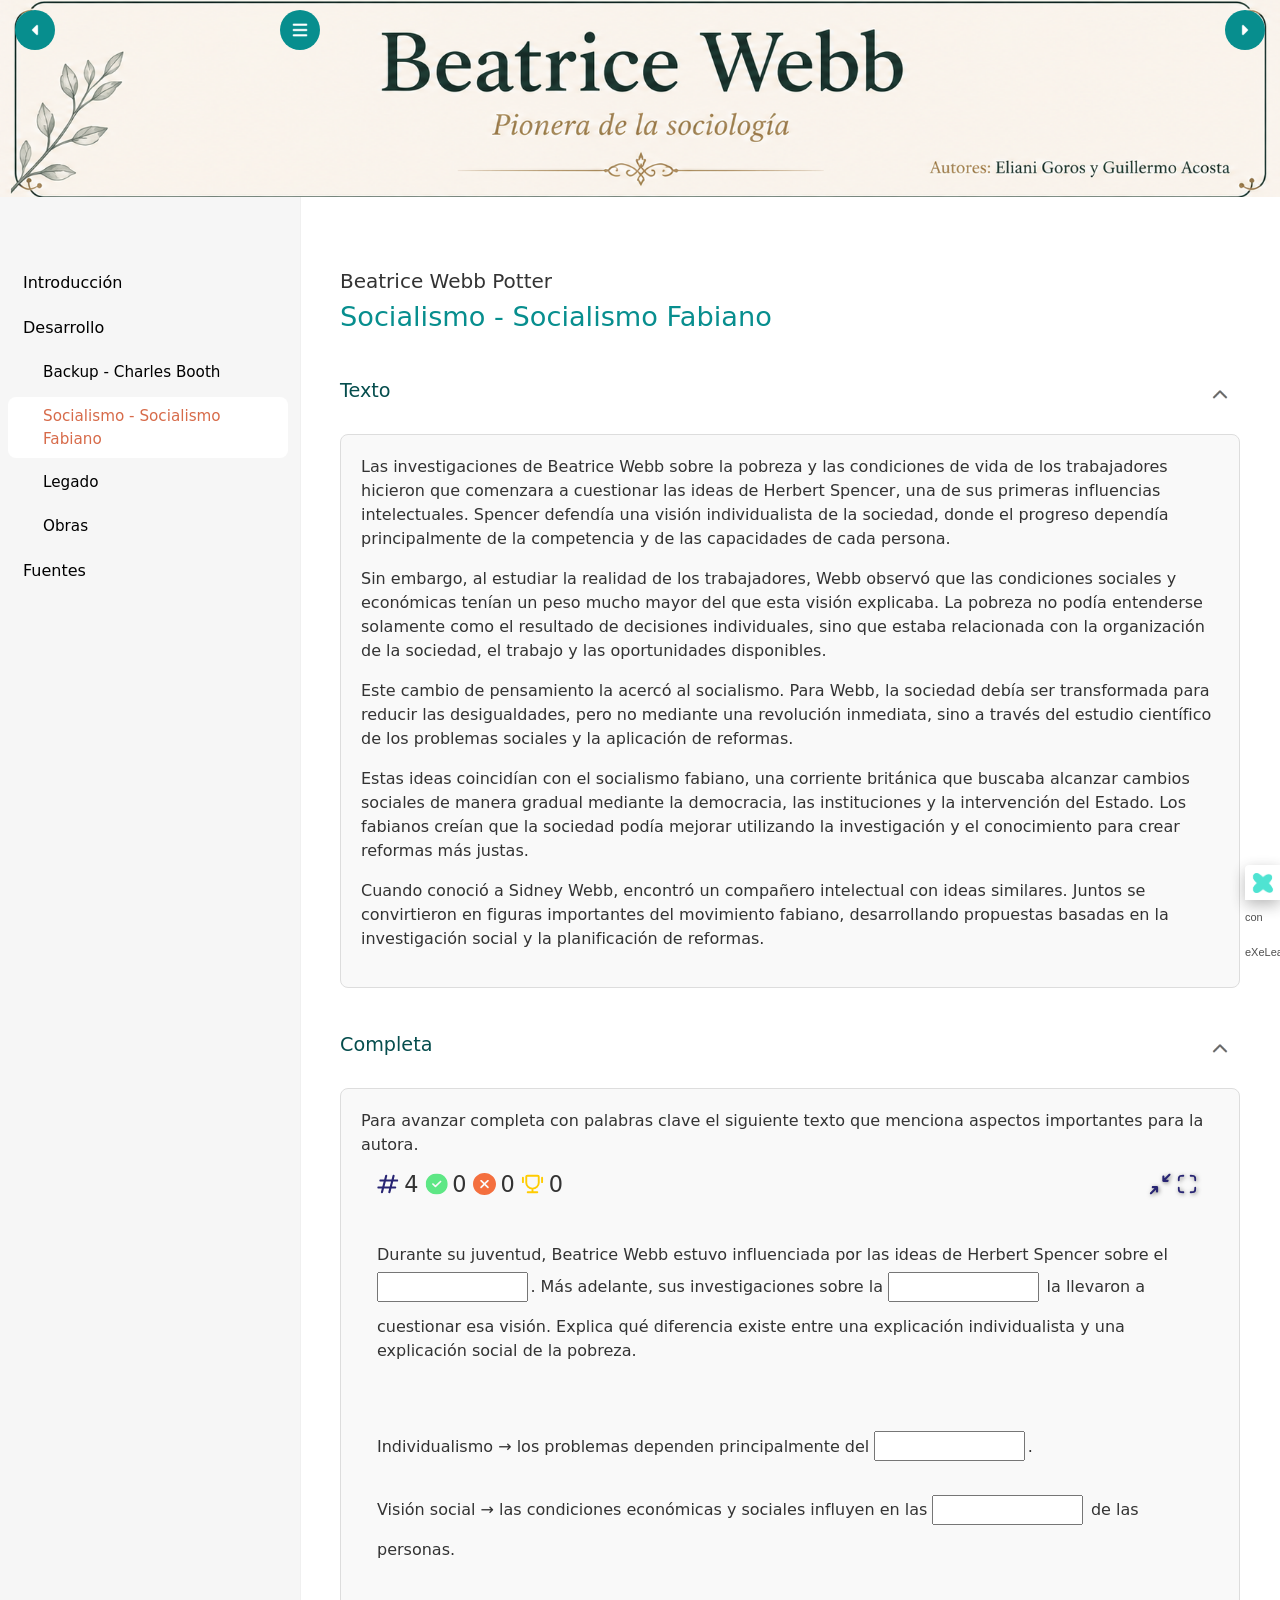
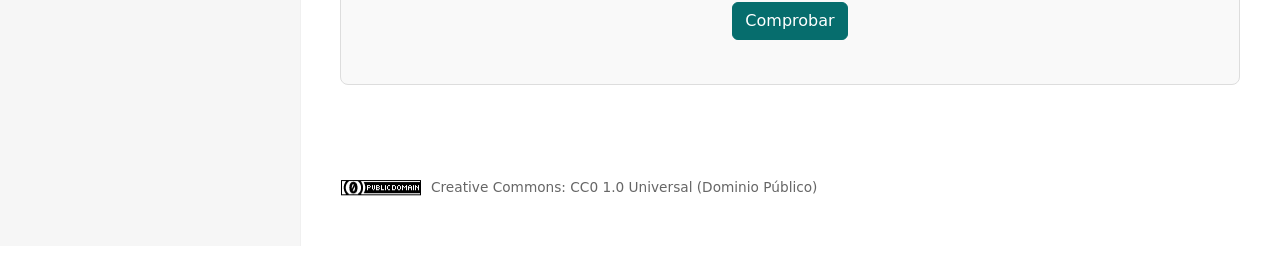
<file: html/socialismo---socialismo-fabiano.html>
<!DOCTYPE html>
<html lang="es" id="exe-page-mqtva7sa-8fkecqoy1">
<head>
<meta charset="utf-8">
<meta name="generator" content="eXeLearning v4.0.1">
<meta name="viewport" content="width=device-width, initial-scale=1">
<link rel="license" type="text/html" href="https://creativecommons.org/publicdomain/zero/1.0/">
<title>Socialismo - Socialismo Fabiano | Beatrice Webb Potter</title>
<link rel="icon" type="image/x-icon" href="../libs/favicon.ico">
<script>document.querySelector("html").classList.add("js");</script><script src="../libs/jquery/jquery.min.js"> </script><script src="../libs/common_i18n.js"> </script><script src="../libs/common.js"> </script><script src="../libs/exe_export.js"> </script><script src="../libs/bootstrap/bootstrap.bundle.min.js"> </script><link rel="stylesheet" href="../libs/bootstrap/bootstrap.min.css">
<script src="../idevices/text/text.js"></script><link rel="stylesheet" href="../idevices/text/text.css">
<script src="../idevices/complete/complete.js"></script><link rel="stylesheet" href="../idevices/complete/complete.css">
<script src="../libs/jquery-ui/jquery-ui.min.js"> </script>
<link rel="stylesheet" href="../content/css/base.css"><script src="../theme/style.js"> </script><link rel="stylesheet" href="../theme/style.css">
</head>
<body class="exe-export exe-web-site">
    <header class="cabecera">
<img src="../content/resources/cabecera.png" alt="Beatrice Webb">
</header>
<script>document.body.className+=" js"</script>
<div class="exe-content exe-export pre-js siteNav-hidden"><a href="#page-mqtva7sa-8fkecqoy1" id="skipNav">Skip to content</a> <nav id="siteNav">
<ul>
<li> <a href="../index.html" class="main-node daddy">Introducción</a>
<ul class="other-section">
<li> <a href="../html/contexto.html" class="no-ch">Contexto</a>
</li>
<li> <a href="../html/infancia.html" class="no-ch">Infancia</a>
</li>
<li> <a href="../html/influencias.html" class="no-ch">Influencias</a>
</li>
</ul>
</li>
<li class="current-page-parent"> <a href="../html/desarrollo.html" class="daddy">Desarrollo</a>
<ul class="other-section">
<li> <a href="../html/backup---charles-booth.html" class="no-ch">Backup - Charles Booth</a>
</li>
<li class="active"> <a href="../html/socialismo---socialismo-fabiano.html" class="active no-ch">Socialismo - Socialismo Fabiano</a>
</li>
<li> <a href="../html/legado.html" class="no-ch">Legado</a>
</li>
<li> <a href="../html/obras.html" class="no-ch">Obras</a>
</li>
</ul>
</li>
<li> <a href="../html/fuentes.html" class="no-ch">Fuentes</a>
</li>
</ul>
</nav><main id="page-mqtva7sa-8fkecqoy1" class="page"> 
<header class="main-header">
<div class="package-header"><p class="package-title">Beatrice Webb Potter</p></div>
<div class="page-header"><h1 class="page-title">Socialismo - Socialismo Fabiano</h1></div>
</header><div id="page-content-page-mqtva7sa-8fkecqoy1" class="page-content">
<article id="block-mqtvumxi-i2ry3dc70" class="box">
<header class="box-head no-icon">
<h1 class="box-title">Texto</h1>
<button class="box-toggle box-toggle-on" title="Toggle content">
<span>Toggle content</span>
</button></header>
<div class="box-content">
<div id="idevice-1782414967445-zk55yed6e" class="idevice_node text" data-idevice-path="../idevices/text/" data-idevice-type="text" data-idevice-component-type="json" data-idevice-json-data="{&quot;ideviceId&quot;:&quot;idevice-1782414967445-zk55yed6e&quot;}">
<div class="exe-text-template">
    <p>Las investigaciones de Beatrice Webb sobre la pobreza y las condiciones de vida de los trabajadores hicieron que comenzara a cuestionar las ideas de Herbert Spencer, una de sus primeras influencias intelectuales. Spencer defendía una visión individualista de la sociedad, donde el progreso dependía principalmente de la competencia y de las capacidades de cada persona.</p>
<p>Sin embargo, al estudiar la realidad de los trabajadores, Webb observó que las condiciones sociales y económicas tenían un peso mucho mayor del que esta visión explicaba. La pobreza no podía entenderse solamente como el resultado de decisiones individuales, sino que estaba relacionada con la organización de la sociedad, el trabajo y las oportunidades disponibles.</p>
<p>Este cambio de pensamiento la acercó al socialismo. Para Webb, la sociedad debía ser transformada para reducir las desigualdades, pero no mediante una revolución inmediata, sino a través del estudio científico de los problemas sociales y la aplicación de reformas.</p>
<p>Estas ideas coincidían con el socialismo fabiano, una corriente británica que buscaba alcanzar cambios sociales de manera gradual mediante la democracia, las instituciones y la intervención del Estado. Los fabianos creían que la sociedad podía mejorar utilizando la investigación y el conocimiento para crear reformas más justas.</p>
<p>Cuando conoció a Sidney Webb, encontró un compañero intelectual con ideas similares. Juntos se convirtieron en figuras importantes del movimiento fabiano, desarrollando propuestas basadas en la investigación social y la planificación de reformas.</p>
</div>
</div>
</div>
</article><article id="block-mqtxk39t-dtu5safa4" class="box">
<header class="box-head no-icon">
<h1 class="box-title">Completa</h1>
<button class="box-toggle box-toggle-on" title="Toggle content">
<span>Toggle content</span>
</button></header>
<div class="box-content">
<div id="idevice-1782417834640-grocoz6qx" class="idevice_node complete" data-idevice-path="../idevices/complete/" data-idevice-type="complete">
<div class="completa-IDevice"><div class="game-evaluation-ids js-hidden" data-id="idevice-1782417834640-grocoz6qx" data-evaluationb="false" data-evaluationid="4dc4e776-5961-4574-9219-8c597736e0dd"></div><div class="completa-feedback-game"></div><div class="completa-instructions"><p>Para avanzar completa con palabras clave el siguiente texto que menciona aspectos importantes para la autora. </p></div><div class="completa-DataGame js-hidden">%E9%B0%E6%EB%E2%F7%D5%F3%FF%F7%B0%A8%B0%D1%FD%FF%E2%FE%F7%E6%F3%B0%BE%B0%FB%FC%E1%E6%E0%E7%F1%E6%FB%FD%FC%E1%B0%A8%B0%AE%E2%AC%C2%F3%E0%F3%B2%F3%E4%F3%FC%E8%F3%E0%B2%F1%FD%FF%E2%FE%F7%E6%F3%B2%F1%FD%FC%B2%E2%F3%FE%F3%F0%E0%F3%E1%B2%F1%FE%F3%E4%F7%B2%F7%FE%B2%E1%FB%F5%E7%FB%F7%FC%E6%F7%B2%E6%F7%EA%E6%FD%B2%E3%E7%F7%B2%FF%F7%FC%F1%FB%FD%FC%F3%B2%F3%E1%E2%F7%F1%E6%FD%E1%B2%FB%FF%E2%FD%E0%E6%F3%FC%E6%F7%E1%B2%E2%F3%E0%F3%B2%FE%F3%B2%F3%E7%E6%FD%E0%F3%BC2%AE%BD%E2%AC%B0%BE%B0%E6%F7%EA%E6%C6%F7%EA%E6%B0%A8%B0%B7%A1%D1%E2%B7%A1%D7%B7%A1%D1%F0%E0%B7%A0%A2%BD%B7%A1%D7%D6%E7%E0%F3%FC%E6%F7%B7%A0%A2%E1%E7%B7%A0%A2%F8%E7%E4%F7%FC%E6%E7%F6%B7%A0%D1%B7%A0%A2%D0%F7%F3%E6%E0%FB%F1%F7%B7%A0%A2%C5%F7%F0%F0%B7%A0%A2%F7%E1%E6%E7%E4%FD%B7%A0%A2%FB%FC%F4%FE%E7%F7%FC%F1%FB%F3%F6%F3%B7%A0%A2%E2%FD%E0%B7%A0%A2%FE%F3%E1%B7%A0%A2%FB%F6%F7%F3%E1%B7%A0%A2%F6%F7%B7%A0%A2%DA%F7%E0%F0%F7%E0%E6%B7%A0%A2%C1%E2%F7%FC%F1%F7%E0%B7%A0%A2%E1%FD%F0%E0%F7%B7%A0%A2%F7%FE%B7%A0%A2%D2%D2%FB%FC%F6%FB%E4%FB%F6%E7%F3%FE%FB%E1%FF%FD%D2%D2%BC%B7%A0%A2%DF%B7%D7%A3%E1%B7%A0%A2%F3%F6%F7%FE%F3%FC%E6%F7%B7%A0%D1%B7%A0%A2%E1%E7%E1%B7%A0%A2%FB%FC%E4%F7%E1%E6%FB%F5%F3%F1%FB%FD%FC%F7%E1%B7%A0%A2%E1%FD%F0%E0%F7%B7%A0%A2%FE%F3%B7%A0%A2%D2%D2%E2%FD%F0%E0%F7%E8%F3%D2%D2%B7%A0%A2%FE%F3%B7%A0%A2%FE%FE%F7%E4%F3%E0%FD%FC%B7%A0%A2%F3%B7%A0%A2%F1%E7%F7%E1%E6%FB%FD%FC%F3%E0%B7%A0%A2%F7%E1%F3%B7%A0%A2%E4%FB%E1%FB%B7%D4%A1%FC%BC%B7%A0%A2%D7%EA%E2%FE%FB%F1%F3%B7%A0%A2%E3%E7%B7%D7%AB%B7%A0%A2%F6%FB%F4%F7%E0%F7%FC%F1%FB%F3%B7%A0%A2%F7%EA%FB%E1%E6%F7%B7%A0%A2%F7%FC%E6%E0%F7%B7%A0%A2%E7%FC%F3%B7%A0%A2%F7%EA%E2%FE%FB%F1%F3%F1%FB%B7%D4%A1%FC%B7%A0%A2%FB%FC%F6%FB%E4%FB%F6%E7%F3%FE%FB%E1%E6%F3%B7%A0%A2%EB%B7%A0%A2%E7%FC%F3%B7%A0%A2%F7%EA%E2%FE%FB%F1%F3%F1%FB%B7%D4%A1%FC%B7%A0%A2%E1%FD%F1%FB%F3%FE%B7%A0%A2%F6%F7%B7%A0%A2%FE%F3%B7%A0%A2%E2%FD%F0%E0%F7%E8%F3%BC%B7%A1%D1%F0%E0%B7%A0%A2%BD%B7%A1%D7%B7%A1%D1%F0%E0%B7%A0%A2%BD%B7%A1%D7%B7%A1%D1%F0%E0%B7%A0%A2%BD%B7%A1%D7%B7%A1%D1%BD%E2%B7%A1%D7%B7%A2%D3%B7%A1%D1%E2%B7%A1%D7%DB%FC%F6%FB%E4%FB%F6%E7%F3%FE%FB%E1%FF%FD%B7%A0%A2%B7%E7%A0%A3%AB%A0%B7%A0%A2%FE%FD%E1%B7%A0%A2%E2%E0%FD%F0%FE%F7%FF%F3%E1%B7%A0%A2%F6%F7%E2%F7%FC%F6%F7%FC%B7%A0%A2%E2%E0%FB%FC%F1%FB%E2%F3%FE%FF%F7%FC%E6%F7%B7%A0%A2%F6%F7%FE%B7%A0%A2%D2%D2%FB%FC%F6%FB%E4%FB%F6%E7%FD%D2%D2%BC%B7%A1%D1%BD%E2%B7%A1%D7%B7%A2%D3%B7%A1%D1%E2%B7%A1%D7%C4%FB%E1%FB%B7%D4%A1%FC%B7%A0%A2%E1%FD%F1%FB%F3%FE%B7%A0%A2%B7%E7%A0%A3%AB%A0%B7%A0%A2%FE%F3%E1%B7%A0%A2%F1%FD%FC%F6%FB%F1%FB%FD%FC%F7%E1%B7%A0%A2%F7%F1%FD%FC%B7%D4%A1%FF%FB%F1%F3%E1%B7%A0%A2%EB%B7%A0%A2%E1%FD%F1%FB%F3%FE%F7%E1%B7%A0%A2%FB%FC%F4%FE%E7%EB%F7%FC%B7%A0%A2%F7%FC%B7%A0%A2%FE%F3%E1%B7%A0%A2%D2%D2%FD%E2%FD%E0%E6%E7%FC%FB%F6%F3%F6%F7%E1%D2%D2%B7%A0%A2%F6%F7%B7%A0%A2%FE%F3%E1%B7%A0%A2%E2%F7%E0%E1%FD%FC%F3%E1%BC%B7%A1%D1%BD%E2%B7%A1%D7%B0%BE%B0%E1%FA%FD%E5%DF%FB%FC%FB%FF%FB%E8%F7%B0%A8%F4%F3%FE%E1%F7%BE%B0%FB%E6%FB%FC%F7%E0%F3%E0%EB%B0%A8%E9%B0%E1%FA%FD%E5%D1%FE%E7%F7%B0%A8%F4%F3%FE%E1%F7%BE%B0%F1%FE%E7%F7%D5%F3%FF%F7%B0%A8%B0%B0%BE%B0%E2%F7%E0%F1%F7%FC%E6%F3%F5%F7%D1%FE%E7%F7%B0%A8%A6%A2%BE%B0%E1%FA%FD%E5%D1%FD%F6%F7%D3%F1%F1%F7%E1%E1%B0%A8%F4%F3%FE%E1%F7%BE%B0%F1%FD%F6%F7%D3%F1%F1%F7%E1%E1%B0%A8%B0%B0%BE%B0%FF%F7%E1%E1%F3%F5%F7%D1%FD%F6%F7%D3%F1%F1%F7%E1%E1%B0%A8%B0%B0%EF%BE%B0%F1%F3%E1%F7%C1%F7%FC%E1%FB%E6%FB%E4%F7%B0%A8%F4%F3%FE%E1%F7%BE%B0%FB%E1%C1%F1%FD%E0%FF%B0%A8%A2%BE%B0%E6%F7%EA%E6%D0%E7%E6%E6%FD%FC%C1%F1%FD%E0%FF%B0%A8%B0%D5%E7%F3%E0%F6%F3%E0%B2%FE%F3%B2%E2%E7%FC%E6%E7%F3%F1%FBa%FC%B0%BE%B0%E0%F7%E2%F7%F3%E6%D3%F1%E6%FB%E4%FB%E6%EB%B0%A8%E6%E0%E7%F7%BE%B0%E5%F7%FB%F5%FA%E6%F7%F6%B0%A8%A3%A2%A2%BE%B0%E6%F7%EA%E6%D4%F7%F7%F6%D0%F3%F1%F9%B0%A8%B0%B0%BE%B0%E6%F7%EA%E6%D3%F4%E6%F7%E0%B0%A8%B0%B0%BE%B0%F4%F7%F7%F6%D0%F3%F1%F9%B0%A8%F4%F3%FE%E1%F7%BE%B0%E2%F7%E0%F1%F7%FC%E6%F3%F8%F7%D4%D0%B0%A8%A3%A2%A2%BE%B0%E4%F7%E0%E1%FB%FD%FC%B0%A8%A3%BE%B0%F7%E1%E6%E0%FB%F1%E6%D1%FA%F7%F1%F9%B0%A8%F4%F3%FE%E1%F7%BE%B0%E5%FD%E0%F6%E1%C1%FB%E8%F7%B0%A8%F4%F3%FE%E1%F7%BE%B0%E6%FB%FF%F7%B0%A8%A2%BE%B0%E6%EB%E2%F7%B0%A8%A2%BE%B0%E5%FD%E0%F6%E1%D7%E0%E0%FD%E0%E1%B0%A8%B0%B0%BE%B0%F3%E6%E6%F7%FF%E2%E1%DC%E7%FF%F0%F7%E0%B0%A8%A3%BE%B0%E2%F7%E0%F1%F7%FC%E6%F3%F8%F7%D7%E0%E0%FD%E0%B0%A8%A0%A2%BE%B0%E1%FA%FD%E5%C1%FD%FE%E7%E6%FB%FD%FC%B0%A8%F4%F3%FE%E1%F7%BE%B0%E5%FD%E0%F6%E1%DE%FB%FF%FB%E6%B0%A8%F4%F3%FE%E1%F7%BE%B0%F7%E4%F3%FE%E7%F3%E6%FB%FD%FC%B0%A8%F4%F3%FE%E1%F7%BE%B0%F7%E4%F3%FE%E7%F3%E6%FB%FD%FC%DB%D6%B0%A8%B0%A6%F6%F1%A6%F7%A5%A5%A4%BF%A7%AB%A4%A3%BF%A6%A7%A5%A6%BF%AB%A0%A3%AB%BF%AA%F1%A7%AB%A5%A5%A1%A4%F7%A2%F6%F6%B0%BE%B0%FA%F3%E1%D0%F3%F1%F9%B0%A8%F4%F3%FE%E1%F7%BE%B0%E7%E0%FE%D0%F3%F1%F9%B0%A8%B0%B0%BE%B0%F3%E7%E6%FA%FD%E0%D0%F3%F1%F9%DB%FF%F3%F5%F7%B0%A8%B0%B0%BE%B0%F4%FD%FC%E6%D1%FD%FE%FD%E0%B0%A8%B0%B1%A2%A2%A2%A2%A2%A2%B0%BE%B0%FB%F6%B0%A8%B0%FB%F6%F7%E4%FB%F1%F7%BF%A3%A5%AA%A0%A6%A3%A5%AA%A1%A6%A4%A6%A2%BF%F5%E0%FD%F1%FD%E8%A4%E3%EA%B0%BE%B0%FF%E1%F5%E1%B0%A8%E9%B0%FF%E1%F5%C0%F7%E2%FE%EB%B0%A8%B0%C0%F7%E1%E2%FD%FC%F6%F7%E0%B0%BE%B0%FF%E1%F5%D7%FC%E6%F7%E0%D1%FD%F6%F7%B0%A8%B0%DB%FC%E6%E0%FD%F6%E7%F1%F7%B2%F7%FE%B2%F1a%F6%FB%F5%FD%B2%F6%F7%B2%F3%F1%F1%F7%E1%FD%B0%BE%B0%FF%E1%F5%D7%E0%E0%FD%E0%D1%FD%F6%F7%B0%A8%B0%D7%FE%B2%F1a%F6%FB%F5%FD%B2%F6%F7%B2%F3%F1%F1%F7%E1%FD%B2%FC%FD%B2%F7%E1%B2%F1%FD%E0%E0%F7%F1%E6%FD%B0%BE%B0%FF%E1%F5%D5%F3%FF%F7%DD%E4%F7%E0%B0%A8%B03%D4%FB%FC%B2%F6%F7%B2%FE%F3%B2%E2%F3%E0%E6%FB%F6%F3%B3%B0%BE%B0%FF%E1%F5%D1%FE%E7%F7%B0%A8%B03%D5%F7%FC%FB%F3%FE%B3%B2%DE%F3%B2%E2%FB%E1%E6%F3%B2%F7%E1%A8%B0%BE%B0%FF%E1%F5%D1%FD%F6%F7%D3%F1%F1%F7%E1%E1%B0%A8%B0%D1a%F6%FB%F5%FD%B2%F6%F7%B2%F3%F1%F1%F7%E1%FD%B0%BE%B0%FF%E1%F5%C2%FE%F3%EB%C1%E6%F3%E0%E6%B0%A8%B0%C2%E7%FE%E1%F3%B2%F3%E3%E7%7F%B2%E2%F3%E0%F3%B2%F8%E7%F5%F3%E0%B0%BE%B0%FF%E1%F5%D7%E0%E0%FD%E0%E1%B0%A8%B0%D7%E0%E0%FD%E0%F7%E1%B0%BE%B0%FF%E1%F5%DA%FB%E6%E1%B0%A8%B0%D3%F1%FB%F7%E0%E6%FD%E1%B0%BE%B0%FF%E1%F5%C1%F1%FD%E0%F7%B0%A8%B0%C2%E7%FC%E6%E7%F3%F1%FBa%FC%B0%BE%B0%FF%E1%F5%C5%F7%FB%F5%FA%E6%B0%A8%B0%C2%F7%E1%FD%B0%BE%B0%FF%E1%F5%DF%FB%FC%FB%FF%FB%E8%F7%B0%A8%B0%DF%FB%FC%FB%FF%FB%E8%F3%E0%B0%BE%B0%FF%E1%F5%DF%F3%EA%FB%FF%FB%E8%F7%B0%A8%B0%DF%F3%EA%FB%FF%FB%E8%F3%E0%B0%BE%B0%FF%E1%F5%C6%FB%FF%F7%B0%A8%B0%DE%7F%FF%FB%E6%F7%B2%F6%F7%B2%E6%FB%F7%FF%E2%FD%B2%BA%FF%FF%A8%E1%E1%BB%B0%BE%B0%FF%E1%F5%DE%FB%E4%F7%B0%A8%B0%C4%FB%F6%F3%B0%BE%B0%FF%E1%F5%D4%E7%FE%FE%C1%F1%E0%F7%F7%FC%B0%A8%B0%C2%F3%FC%E6%F3%FE%FE%F3%B2%D1%FD%FF%E2%FE%F7%E6%F3%B0%BE%B0%FF%E1%F5%D7%EA%FB%E6%D4%E7%FE%FE%C1%F1%E0%F7%F7%FC%B0%A8%B0%C1%F3%FE%FB%E0%B2%F6%F7%FE%B2%FF%FD%F6%FD%B2%E2%F3%FC%E6%F3%FE%FE%F3%B2%F1%FD%FF%E2%FE%F7%E6%F3%B0%BE%B0%FF%E1%F5%DC%E7%FF%C3%E7%F7%E1%E6%FB%FD%FC%E1%B0%A8%B0%DCh%FF%F7%E0%FD%B2%F6%F7%B2%E2%E0%F7%F5%E7%FC%E6%F3%E1%B0%BE%B0%FF%E1%F5%C1%E7%F1%F1%F7%E1%E1%F7%E1%B0%A8%B03%D1%FD%E0%E0%F7%F1%E6%FD%B3%B2%EE%B23%D7%EA%F1%F7%FE%F7%FC%E6%F7%B3%B2%EE%B23%D5%F7%FC%FB%F3%FE%B3%B2%EE%B23%DF%E7%EB%B2%F0%FB%F7%FC%B3%B2%EE%B23%C2%F7%E0%F4%F7%F1%E6%FD%B3%B0%BE%B0%FF%E1%F5%D4%F3%FB%FE%E7%E0%F7%E1%B0%A8%B03%DC%FD%B2%F7%E0%F3%B2%F7%E1%FD%B3%B2%EE%B23%DB%FC%F1%FD%E0%E0%F7%F1%E6%FD%B3%B2%EE%B23%DC%FD%B2%F7%E1%B2%F1%FD%E0%E0%F7%F1%E6%FD%B3%B2%EE%B23%DE%FD%B2%E1%F7%FC%E6%FB%FF%FD%E1%B3%B2%EE%B23%D7%E0%E0%FD%E0%B3%B0%BE%B0%FF%E1%F5%C6%E0%EB%D3%F5%F3%FB%FC%B0%A8%B0%DC%F7%F1%F7%E1%FB%E6%F3%E1%B2%F3%FE%B2%FF%F7%FC%FD%E1%B2%B7%E1%B7%B2%F6%F7%B2%E0%F7%E1%E2%E7%F7%E1%E6%F3%E1%B2%F1%FD%E0%E0%F7%F1%E6%F3%E1%B2%E2%F3%E0%F3%B2%FD%F0%E6%F7%FC%F7%E0%B2%FE%F3%B2%FB%FC%F4%FD%E0%FF%F3%F1%FBa%FC%BC%B2%DB%FC%E6%7B%FC%E6%F3%FE%FD%B2%F6%F7%B2%FC%E7%F7%E4%FD%BC%B0%BE%B0%FF%E1%F5%D7%FC%F6%D5%F3%FF%F7%C1%F1%FD%E0%F7%B0%A8%B0%D1%FD%FF%FB%F7%FC%F1%F7%B2%FE%F3%B2%E2%F3%E0%E6%FB%F6%F3%B2%F3%FC%E6%F7%E1%B2%F6%F7%B2%F5%E7%F3%E0%F6%F3%E0%B2%FE%F3%B2%E2%E7%FC%E6%E7%F3%F1%FBa%FC%BC%B0%BE%B0%FF%E1%F5%C1%F1%FD%E0%F7%C1%F1%FD%E0%FF%B0%A8%B0%DE%F3%B2%E2%E7%FC%E6%E7%F3%F1%FBa%FC%B2%FC%FD%B2%E1%F7%B2%E2%E7%F7%F6%F7%B2%F5%E7%F3%E0%F6%F3%E0%B2%E2%FD%E0%E3%E7%F7%B2%F7%E1%E6%F3%B2%E2s%F5%FB%FC%F3%B2%FC%FD%B2%F4%FD%E0%FF%F3%B2%E2%F3%E0%E6%F7%B2%B2%F6%F7%B2%E7%FC%B2%E2%F3%E3%E7%F7%E6%F7%B2%C1%D1%DD%C0%DF%BC%B0%BE%B0%FF%E1%F5%D3%FC%E1%E5%F7%E0%B0%A8%B0%C0%F7%E1%E2%FD%FC%F6%F7%E0%B0%BE%B0%FF%E1%F5%DD%FC%FE%EB%C1%F3%E4%F7%C1%F1%FD%E0%F7%B0%A8%B03%C1%FD%FE%FD%B2%E2%E7%F7%F6%F7%B2%F5%E7%F3%E0%F6%F3%E0%B2%FE%F3%B2%E2%E7%FC%E6%E7%F3%F1%FBa%FC%B2%E7%FC%F3%B2%E4%F7%E8%B3%B0%BE%B0%FF%E1%F5%DD%FC%FE%EB%C1%F3%E4%F7%B0%A8%B0%C1%FD%FE%FD%B2%E2%E7%F7%F6%F7%B2%F5%E7%F3%E0%F6%F3%E0%B2%E7%FC%F3%B2%E4%F7%E8%B0%BE%B0%FF%E1%F5%DB%FC%F4%FD%E0%FF%F3%E6%FB%FD%FC%B0%A8%B0%DB%FC%F4%FD%E0%FF%F3%F1%FBa%FC%B0%BE%B0%FF%E1%F5%CB%FD%E7%C1%F1%FD%E0%F7%B0%A8%B0%C1%E7%B2%E2%E7%FC%E6%E7%F3%F1%FBa%FC%B0%BE%B0%FF%E1%F5%D3%E7%E6%FA%FD%E0%B0%A8%B0%D3%E7%E6%FD%E0%7F%F3%B0%BE%B0%FF%E1%F5%DD%FC%FE%EB%C1%F3%E4%F7%D3%E7%E6%FD%B0%A8%B0%C1%E7%B2%E2%E7%FC%E6%E7%F3%F1%FBa%FC%B2%E1%F7%B2%F5%E7%F3%E0%F6%F3%E0s%B2%F6%F7%E1%E2%E7%7B%E1%B2%F6%F7%B2%F1%F3%F6%F3%B2%E2%E0%F7%F5%E7%FC%E6%F3%BC%B2%C1%FD%FE%FD%B2%E2%E7%F7%F6%F7%B2%F8%E7%F5%F3%E0%B2%E7%FC%F3%B2%E4%F7%E8%BC%B0%BE%B0%FF%E1%F5%C1%F3%E4%F7%D3%E7%E6%FD%B0%A8%B0%C1%E7%B2%E2%E7%FC%E6%E7%F3%F1%FBa%FC%B2%E1%F7%B2%F5%E7%F3%E0%F6%F3%E0s%B2%F3%E7%E6%FD%FFs%E6%FB%F1%F3%FF%F7%FC%E6%F7%B2%F6%F7%E1%E2%E7%7B%E1%B2%F6%F7%B2%F1%F3%F6%F3%B2%E2%E0%F7%F5%E7%FC%E6%F3%BC%B0%BE%B0%FF%E1%F5%C1%F7%E4%F7%E0%F3%FE%C1%F1%FD%E0%F7%B0%A8%B0%C2%E7%F7%F6%F7%B2%F5%E7%F3%E0%F6%F3%E0%B2%FE%F3%B2%E2%E7%FC%E6%E7%F3%F1%FBa%FC%B2%E6%F3%FC%E6%F3%E1%B2%E4%F7%F1%F7%E1%B2%F1%FD%FF%FD%B2%E3%E7%FB%F7%E0%F3%B0%BE%B0%FF%E1%F5%CB%FD%E7%DE%F3%E1%E6%C1%F1%FD%E0%F7%B0%A8%B0%DE%F3%B2h%FE%E6%FB%FF%F3%B2%E2%E7%FC%E6%E7%F3%F1%FBa%FC%B2%F5%E7%F3%E0%F6%F3%F6%F3%B2%F7%E1%B0%BE%B0%FF%E1%F5%D3%F1%E6%FB%E6%EB%D1%FD%FF%E2%FE%EB%B0%A8%B0%CB%F3%B2%FA%F3%B2%E0%F7%F3%FE%FB%E8%F3%F6%FD%B2%F7%E1%E6%F3%B2%F3%F1%E6%FB%E4%FB%F6%F3%F6%BC%B0%BE%B0%FF%E1%F5%C2%FE%F3%EB%C1%F7%E4%F7%E0%F3%FE%C6%FB%FF%F7%E1%B0%A8%B0%C2%E7%F7%F6%F7%B2%E0%F7%F3%FE%FB%E8%F3%E0%B2%F7%E1%E6%F3%B2%F3%F1%E6%FB%E4%FB%F6%F3%F6%B2%F1%E7%F3%FC%E6%F3%E1%B2%E4%F7%F1%F7%E1%B2%E3%E7%FB%F7%E0%F3%B0%BE%B0%FF%E1%F5%D1%FE%FD%E1%F7%B0%A8%B0%D1%F7%E0%E0%F3%E0%B0%BE%B0%FF%E1%F5%C1%FD%FE%E7%E6%FB%FD%FC%B0%A8%B0%C1%FD%FE%E7%F1%FBa%FC%B0%BE%B0%FF%E1%F5%C6%E0%EB%B0%A8%B03%C2%E0%E7%F7%F0%F3%B2%FD%E6%E0%F3%B2%E4%F7%E8%B3%B0%BE%B0%FF%E1%F5%D1%FA%F7%F1%F9%B0%A8%B0%D1%FD%FF%E2%E0%FD%F0%F3%E0%B0%BE%B0%FF%E1%F5%D7%FC%F6%C1%F1%FD%E0%F7%B0%A8%B0%DA%F3%E1%B2%E6%F7%FC%FB%F6%FD%B2%B7%E1%B2%F3%F1%FB%F7%E0%E6%FD%E1%B2%EB%B2%B7%F6%B2%F7%E0%E0%FD%E0%F7%E1%BC%B0%BE%B0%FF%E1%F5%D7%FC%F6%C6%FB%FF%F7%B0%A8%B0%D7%FE%B2%E6%FB%F7%FF%E2%FD%B2%FA%F3%B2%F4%FB%FC%F3%FE%FB%E8%F3%F6%FD%BC%B0%BE%B0%FF%E1%F5%D5%F3%FF%F7%D7%FC%F6%B0%A8%B0%DA%F3%E1%B2%F1%FD%FF%E2%FE%F7%E6%F3%F6%FD%B2%FE%F3%B2%F3%F1%E6%FB%E4%FB%F6%F3%F6%B0%BE%B0%FF%E1%F5%C7%FC%F1%FD%FF%E2%FE%F7%E6%F7%F6%D3%F1%E6%FB%E4%FB%E6%EB%B0%A8%B0%D3%F1%E6%FB%E4%FB%F6%F3%F6%B2%FC%FD%B2%F1%FD%FF%E2%FE%F7%E6%F3%F6%F3%B0%BE%B0%FF%E1%F5%C1%E7%F1%F1%F7%E1%E1%F4%E7%FE%D3%F1%E6%FB%E4%FB%E6%EB%B0%A8%B0%D3%F1%E6%FB%E4%FB%F6%F3%F6%B2%E1%E7%E2%F7%E0%F3%F6%F3%BC%B2%C2%E7%FC%E6%E7%F3%F1%FBa%FC%A8%B2%B7%E1%B0%BE%B0%FF%E1%F5%C7%FC%E1%E7%F1%F1%F7%E1%E1%F4%E7%FE%D3%F1%E6%FB%E4%FB%E6%EB%B0%A8%B0%D3%F1%E6%FB%E4%FB%F6%F3%F6%B2%FC%FD%B2%E1%E7%E2%F7%E0%F3%F6%F3%BC%B2%C2%E7%FC%E6%E7%F3%F1%FBa%FC%A8%B2%B7%E1%B0%BE%B0%FF%E1%F5%C6%EB%E2%F7%D5%F3%FF%F7%B0%A8%B0%D1%FD%FF%E2%FE%F7%E6%F3%B0%EF%EF</div><div class="completa-text-game js-hidden"><p><br />Durante su juventud, Beatrice Webb estuvo influenciada por las ideas de Herbert Spencer sobre el @@individualismo@@. Más adelante, sus investigaciones sobre la @@pobreza@@ la llevaron a cuestionar esa visión. Explica qué diferencia existe entre una explicación individualista y una explicación social de la pobreza.<br /><br /><br /></p>
<p>Individualismo → los problemas dependen principalmente del @@individuo@@.</p>
<p>Visión social → las condiciones económicas y sociales influyen en las @@oportunidades@@ de las personas.</p></div><div class="cmpt-bns js-hidden">Su navegador no es compatible con esta herramienta.</div></div>
</div>
</div>
</article>
</div></main><div class="nav-buttons">
<a href="../html/backup---charles-booth.html" title="Anterior" class="nav-button nav-button-left"><span>Anterior</span></a>
<a href="../html/legado.html" title="Siguiente" class="nav-button nav-button-right"><span>Siguiente</span></a>
</div>
<footer id="siteFooter"><div id="siteFooterContent"> <div id="packageLicense" class="cc cc-0"> <p> <span class="license-label">Licencia: </span><a href="https://creativecommons.org/publicdomain/zero/1.0/" class="license">Creative Commons: CC0 1.0 Universal (dominio público)</a></p>
</div>
</div></footer>
</div>
<p id="made-with-eXe"> <a href="https://exelearning.net/" target="_blank" rel="noopener"> <span>Creado con eXeLearning <span>(Ventana nueva)</span></span></a></p>
</body>
</html>
</file>
<file: idevices/text/text.css>
/* Text iDevice (export CSS) */
.exe-text-activity > div {
    display: flow-root;
}

.exe-text-activity div.inline {
    display: flex;
}

.exe-text-activity div.inline dt {
    margin: 0 0 0 auto;
}

.exe-text-activity div.inline dd {
    margin-left: 10px;
}

.idevice_node.text .iDevice_buttons.feedback-button {
    margin-bottom: 1em;
}
</file>
<file: content/css/base.css>
.exe-content{
  background: #fff;
}

.exe-content .page-title{
  font-size: 1.45em;
}

.exe-content .box{
  margin-top: 20px;
  border: 1px solid #dbdbdb;
}

.exe-content .box-head {
  border-bottom: 1px solid #dbdbdb;
}

.exe-export .no-header .box-head {
  border-bottom: 0;
}

.exe-content .box-head .box-title {
  margin: 0;
  font-size: 1.2em;
}

.exe-content a{
  color: #5a7f0c;
}

.exe-content a:hover,
.exe-content a:focus{
  color: #71a300;
}

.exe-content h2{
  font-size: 1.45em;
}
.exe-content h3{
  font-size: 1.35em;
}
.exe-content h4{
  font-size: 1.25em;
}
.exe-content h5{
  font-size: 1.15em;
}

.exe-content a {
    text-decoration: none
}

.exe-content a:hover,
.exe-content a:focus {
    text-decoration: underline
}

/* Underlined links */
.box-content a {
    text-decoration: underline;
}
.box-content a:hover {
    text-decoration: none;
}
.box-content a:focus {
    text-decoration: underline;
}

@media print {
    .external-iframe-src {
        display: block !important;
        margin: 2em 0;
        font-size: .95em;
        text-align: center
    }

    #made-with-eXe {
        display: none
    }
}

.external-iframe {
    border: 0
}

.pre-code {
    background: #112C4A;
    color: #E7ECF1;
    font-family: Monaco, Courier, monospace;
    border-radius: 9px;
    font-size: 12px;
    margin: 2em 1em;
    overflow: auto;
    padding: 20px
}

.highlighted-code {
    margin: 2em 1em;
}

.exe-dl {
    margin-bottom: 2em;
    margin-left: 1.5em
}

.exe-dl dt {
    font-weight: bold
}

.exe-dl dd {
    margin: 1em 1.5em
}

.js .exe-dl dt {
    margin: 1.2em 0 0 0
}

.exe-dl dt a {
    text-decoration: underline
}

.exe-dl .icon {
    font-family: Arial, sans-serif;
    display: block;
    width: 20px;
    height: 20px;
    font-size: 16px;
    margin-right: 1em;
    line-height: 20px;
    text-align: center;
    float: left;
    border-radius: 2px;
    position: relative
}

@media all and (min-width: 1px) {
    .exe-dl dt a {
        align-items: center;
        display: flex;
        text-decoration: none
    }

    .exe-dl .icon {
        height: 18px;
        line-height: 18px;
        width: 18px;
        padding: 1px;
        font: 18px monospace;
        font-weight: bold;
        display: flex;
        justify-content: center;
        align-items: center
    }
}

.exe-dl-toggler {
    height: 20px;
    margin: 1.5em
}

.exe-dl-toggler a {
    margin-left: 0;
    font-weight: bold
}

.js .exe-dl dd {
    display: none;
    padding-left: 0;
    margin: 1em 1em 1em 37px
}

/* Math */
.exe-math {
    display: block;
    margin: 2em 0
}

.exe-math,
.MathJax_Display {
    text-align: left !important
}

.exe-math.position-center,
.position-center .MathJax_Display,
[style*="text-align: center"] .MathJax_Display {
    text-align: center !important
}

.exe-math.position-right,
.position-right .MathJax_Display,
[style*="text-align: right"] .MathJax_Display {
    text-align: right !important
}

.js .show-image .exe-math-code,
.js .show-code .exe-math-img {
    display: none
}

.exe-math-links {
    font-size: .85em
}

.exe-math-inline {
    display: inline;
    margin: 0 .1em !important
}

/* TinyMCE: Images and media */
.exe-figure {
    margin: 2em 0;
    max-width: 100%
}

.position-center {
    margin: 2em auto
}

.position-right {
    margin: 2em 0 2em auto
}

.float-left {
    float: left;
    margin: .5em 1.5em 1em 0
}

.float-right {
    float: right;
    margin: .5em 0 1em 2em
}

.figcaption {
    padding-top: .2em
}

.figcaption.header {
    padding-top: 0;
    padding-bottom: .2em
}

/* TinyMCE templates */
.exe-layout-2-cols,
.exe-layout-3-cols {
    width: 100%
}

.exe-col{
    box-sizing: content-box;
}

.exe-layout-2-cols .exe-col {
    float: left;
    width: 49%
}

.exe-layout-2-cols .exe-col-1 {
    padding-right: 1%
}

.exe-layout-2-cols .exe-col-2 {
    padding-left: 1%
}

.exe-layout-2-30-70 .exe-col {
    width: 69%
}

.exe-layout-2-30-70 .exe-col-1 {
    width: 29%
}

.exe-layout-2-70-30 .exe-col {
    width: 29%
}

.exe-layout-2-70-30 .exe-col-1 {
    width: 69%
}

.exe-layout-3-cols .exe-col {
    float: left;
    width: 32%
}

.exe-layout-3-cols .exe-col-1,
.exe-layout-3-cols .exe-col-2 {
    padding-right: 2%
}

pre.mermaid {
    margin: 1.5em 0;
    text-align: center;
    width: 100%;
    min-width: 200px;
}

/* Blocks */
.exe-block-warning {
    background: #FCF8E3;
    color: #796034;
    border: 1px solid #FAEBCC;
    padding: 0 1em;
    border-radius: 4px
}

p.exe-block-warning {
    padding: 1em
}

.exe-block-alert {
    background: #ffc;
    color: #855000;
    border: 1px solid #FFF099;
    padding: 0 1em;
    border-radius: 4px
}

p.exe-block-alert {
    padding: 1em
}

.exe-block-danger {
    background: #FEF0EF;
    color: #973C3B;
    border: 1px solid #F3DADD;
    padding: 0 1em;
    border-radius: 4px
}

p.exe-block-danger {
    padding: 1em
}

.exe-block-info {
    background: #E1F1F9;
    color: #2B627D;
    border: 1px solid #C9EDF4;
    padding: 0 1em;
    border-radius: 4px
}

p.exe-block-info {
    padding: 1em
}

.exe-block-success {
    background: #E5F3E0;
    color: #336634;
    border: 1px solid #DEEDD1;
    padding: 0 1em;
    border-radius: 4px
}

p.exe-block-success {
    padding: 1em
}

.exe-content .exe-block-warning a,
.exe-content .exe-block-warning a:hover,
.exe-content .exe-block-warning a:focus {
    color: #4F360A
}

.exe-content .exe-block-alert a,
.exe-content .exe-block-alert a:hover,
.exe-content .exe-block-alert a:focus {
    color: #5B2600
}

.exe-content .exe-block-danger a,
.exe-content .exe-block-danger a:hover,
.exe-content .exe-block-danger a:focus {
    color: #6D1211
}

.exe-content .exe-block-info a,
.exe-content .exe-block-info a:hover,
.exe-content .exe-block-info a:focus {
    color: #063853
}

.exe-content .exe-block-success a,
.exe-content .exe-block-success a:hover,
.exe-content .exe-block-success a:focus {
    color: #093C0A
}

div.exe-block-warning,
div.exe-block-alert,
div.exe-block-danger,
div.exe-block-info,
div.exe-block-success {
    margin: 1em 0
}

/* RTL support */
body [dir='rtl'] {
    text-align: start
}

/* Autoclear */
.exe-content .idevice_body,
.exe-clear {
    overflow: auto
}

/* JavaScript on/offf */
.js-hidden {
    display: none;
}

.exe-hidden,
.js-required,
.js .js-hidden,
.exe-mindmap-code {
    display: none
}

.js .js-required {
    display: block
}

.box-toggle {
    display: none;
}

.js .box-toggle {
    display: inline-block;
}

.sr-av,
.js .js-sr-av,
.exe-hidden-accessible,
.js .exe-tooltip-text {
    position: absolute;
    overflow: hidden;
    clip: rect(0 0 0 0);
    clip: rect(0, 0, 0, 0);
    height: 0
}

/* Tables */
.exe-table {
    margin: 2em auto;
    max-width: 100%;
    border: 1px solid #CCC;
    border-collapse: collapse;
    border-spacing: 0
}

.exe-table tr {
    background: #fff
}

.exe-table caption {
    padding: .5em 0;
    text-align: center;
    font-style: italic;
    caption-side: top;
}

.exe-table td,
.exe-table th {
    border: 1px solid #CCC;
    margin: 0;
    padding: 0.5em 1em
}

.exe-table thead {
    background: #ddd;
    color: #000;
    text-align: left
}

.exe-table tr:nth-child(2n-1) td,
.exe-table tbody tr:nth-child(2n-1) th {
    background: #F4F4F4
}

.exe-table tbody tr:nth-child(2n) th {
    background: #F4F4F4
}

.exe-table tbody tr:nth-child(2n-1) th {
    background: #E4E4E4
}

.exe-table thead+tbody tr:nth-child(2n) th {
    background: #fff
}

.exe-table thead+tbody tr:nth-child(2n-1) th {
    background: #F4F4F4
}

.exe-table-minimalist {
    margin: 2em auto;
    border-collapse: collapse
}

.exe-table-minimalist tr {
    background: #fff
}

.exe-table-minimalist thead th {
    color: #000;
    padding: .6em 1.5em .6em .8em;
    border-bottom: 2px solid #CCC;
    text-align: left
}

.exe-table-minimalist td,
.exe-table-minimalist tbody th {
    border-bottom: 1px solid #ccc;
    color: #555;
    padding: .5em 1.5em .5em .8em
}

.exe-table-minimalist tbody tr:hover td,
.exe-table-minimalist tbody tr:hover th {
    color: #222
}

.exe-table-minimalist tr:nth-child(2n-1) td,
.exe-table-minimalist tbody tr:nth-child(2n-1) th {
    background: #F9F9F9
}

.exe-table-minimalist caption {
    text-align: center;
    font-style: italic;
    border-bottom: 2px solid #CCC;
    padding: .6em 0
}

/* Responsive tables */
.exe-table-responsive {
    display: block;
    overflow-x: auto;
    border: none
}

.exe-table-responsive,
.exe-table-responsive th,
.exe-table-responsive tr,
.exe-table-responsive td {
    width: auto !important
}

/* Tooltips */
body .qtip {
    font-size: .85em;
    line-height: 1.5em
}

.qtip .exe-tooltip-text {
    position: relative;
    overflow: auto;
    clip: auto;
    height: auto
}

/* Structured lists */
ol.auto-numbered {
    counter-reset: item
}

.auto-numbered ol {
    counter-reset: item
}

.auto-numbered li {
    display: block
}

.auto-numbered li:before {
    content: counters(item, ".") ".- ";
    counter-increment: item
}

/* Blockquote + Cite */
.exe-quote-cite cite {
    display: block;
    text-align: right;
    margin-top: -.5em
}

/* File information */
.exe-link-data {
    font-size: .8em;
    margin: 0 .2em
}

.exe-link-data abbr {
    cursor: help
}

/* Quote With Authorship */
.styled-qc {
    font-family: Georgia, serif;
    font-style: italic;
    margin: 1.5em 2.5em;
    padding: 0.25em 3.5em;
    position: relative
}

.styled-qc:before {
    display: block;
    content: "\201C";
    font-size: 5em;
    position: absolute;
    left: 0;
    top: -20px
}

/* Responsive design */
iframe,
object,
embed {
    max-width: 100%
}

img,
video {
    max-width: 100%;
    height: auto
}

@media all and (max-width: 992px) {
    .exe-layout-3-cols .exe-col {
        float: none;
        width: 100%;
        padding: 0
    }

    .exe-layout-3-cols .exe-col .exe-figure {
        margin: 2em auto
    }
}

@media all and (max-width: 780px) {
    .styled-qc {
        margin: 1.5em .5em
    }

    .exe-layout-2-cols .exe-col {
        float: none;
        width: 100%;
        padding: 0
    }

    .exe-layout-2-cols .exe-col .exe-figure {
        margin: 2em auto
    }
}

/* Made with eXeLearning */
#made-with-eXe {
    margin: 0;
    position: fixed;
    bottom: 0;
    right: 0
}

#made-with-eXe a {
    text-decoration: none;
    box-shadow: rgba(0, 0, 0, 0.35) 0px 5px 15px;
    border-top-left-radius: 4px;
    color: #222;
    font-size: 11px;
    font-family: Arial, sans-serif;
    line-height: 35px;
    width: 35px;
    height: 35px;
    background: #fff url(../img/exe_powered_logo.png) no-repeat 3px 50%;
    display: block;
    background-size: auto 20px;
    text-decoration: none;
    transition: .5s;
    opacity: .8
}

#made-with-eXe span {
    padding-left: 35px;
    padding-right: 5px
}

#made-with-eXe span span {
    position: absolute;
    overflow: hidden;
    clip: rect(0 0 0 0);
    clip: rect(0, 0, 0, 0);
    height: 0
}

#made-with-eXe a:hover {
    width: auto;
    padding: 0 5px;
    background-position: 5px 50%;
    opacity: 1
}

/* Search bar */
#exe-client-search-reset {
    display: none;
}
#exe-client-search-reset.visible {
    display: inline;
}
.exe-client-search-result{
    padding:0;
    background-color: #FFF3A0;
    color: #1A1A1A;
}

/* Box toggler */
.exe-export article.minimized .box-content{
    display: none;
}

/* BOX no visible */
.exe-export article.novisible.box{
    display: none  !important;
}

/* iDevice no visible */
.exe-export article.box .idevice_node.novisible{
    display: none  !important;
}

/* Teacher mode */
html:not(.mode-teacher) .js .teacher-only {
    display: none !important;
}

/* ========================================
   Architecture v3.1 - Common Theme Overrides
   ========================================
   These rules support the new HTML structure and
   load BEFORE theme-specific styles.
   ======================================== */

/* Navigation: Hide nested sections by default, show active paths */
#siteNav .other-section {
    display: none;
}
#siteNav li.active > .other-section,
#siteNav li.current-page-parent > .other-section {
    display: block;
}

/* Site footer extra section */
#siteFooterExtra {
    margin-bottom: 2em;
    color: #555;
    font-size: 0.95em;
}

/* Skip navigation link */
#skipNav {
    position: fixed;
    top: -50px;
    left: 50%;
    transform: translateX(-50%);
    background-color: #000;
    color: #fff;
    text-align: center;
    font-weight: bold;
    font-size: 0.95em;
    text-decoration: underline;
    padding: 0.5em 1em;
    z-index: 1000;
    display: inline-block;
    box-shadow: 0 2px 5px rgba(0,0,0,0.3);
    outline: 3px solid #fff;
    outline-offset: -3px;
    transition: top 0.3s ease, opacity 0.3s ease;
}

#skipNav:focus {
    top: 5px;
}

/* Print styles for header elements */
@media print {
    body #header,
    body #emptyHeader,
    body #nodeDecoration {
        height: auto !important;
        min-height: 0;
        border: none;
        padding: 0;
    }
    body #headerContent {
        padding-top: 40px;
    }
}
.cabecera{
    width: 100%;
    margin: 0;
    padding: 0;
    text-align: center;
}

.cabecera img{
    display: block;
    width: 100%;
    height: auto;
    max-width: 100%;
}
</file>
<file: theme/style.css>
/* Default style (to review) */

body.exe-export {
    padding: 1em 0;
}

body.exe-web-site {
    padding: 0;
}

.exe-content a {
    color: #d76b4a;
}

.exe-content a:hover,
.exe-content a:focus {
    color: #993d28;
}

#node-content-container.exe-content #node-content {
    padding-top: 20px;
    padding-bottom: 20px;
    max-width: 1280px;
    margin: 0 auto;
    display: block;
}

.exe-content {
    color: #333;
    background-color: #fff;
}

.js .exe-export .exe-content {
    min-height: 100vh;
}

/* iframe */
.js .in-iframe .exe-content {
    min-height: 0;
}

.exe-content .package-title {
    font-size: 1.25rem;
    font-weight: 300;
    margin-bottom: .4em;
    line-height: 1.2em;
}

.exe-content .page-title {
    color: #078e8e;
    font-size: 1.7rem;
    text-align: left;
}

.exe-single-page .package-header .package-title {
    color: #333;
    font-size: 1.25rem;
    font-weight: 300;
    text-align: left;
    margin-bottom: 2em;
}

.exe-single-page .package-node {
    margin-bottom: 3.5em;
}

.exe-single-page .package-subtitle {
    top: -2.1em;
}

.exe-single-page main.page>section {
    min-height: 4em;
}

.exe-content .box {
    margin: 20px 0;
    border: none;
    background-color: #fff;
}

.exe-web-site .exe-content .box {
    margin: 40px 0;
}

.exe-content .box-head {
    border-bottom: 0;
}

#node-content-container .box-content {
    background: #FCFCFC;
    border: 1px solid #ECECEC;
    padding: 10px;
    border-radius: 8px;
}
article.box.idevice-element-in-content[mode="export"] .idevice_node {
    background: none;
}

#node-content-container.exe-content .box.hidden-idevices {
    border-style: solid;
}

.exe-content .box header {
    min-height: 60px;
}

.exe-content .box-title {
    color: #054d4d;
    font-size: 1.5rem;
}

.exe-content .box-head .exe-icon {
    float: left;
}

.exe-web-site .page-content,
#exe-client-search,
.exe-web-site main>header,
.exe-web-site #siteFooterContent,
.exe-export .exe-content {
    max-width: 1280px;
    padding: 0 20px;
    margin: 0 auto;
}

.exe-web-site .exe-content {
    max-width: none;
    padding: 0;
}

.exe-export main {
    padding-top: 1.5em;
}

.exe-web-site main {
    padding-top: 4.5em;
}

/* siteNav */
#siteNav {
    float: left;
    background: #f6f6f6;
    width: 300px;
    padding-top: 66px;
    padding-left: 8px;
}

.exe-web-site .exe-content {
    box-shadow:
        inset 300px 0 0 0 #f6f6f6,
        inset 301px 0 0 0 #f0f0f0;
}

/* False left column in iframe */
html.js .in-iframe.exe-web-site::after {
    content: "";
    position: absolute;
    top: 0;
    left: 0;
    width: 301px; /* fake column width */
    height: 100%;
    background:#f6f6f6;
    /* simulate border-right */
    box-shadow: inset -1px 0 0 0 #f0f0f0;
    pointer-events: none;
    z-index: -1;
}
/* No false left column when the menu is hidden */
body.siteNav-off::after{
    display: none;
}

#siteFooter {
    margin-bottom: 2em;
    color: #555;
    font-size: 0.95em;
}

#siteNav .other-section {
    display: none;
}

#sidebar-nav.fixed {
    position: fixed;
}

body.siteNav-off #siteNav {
    display: none;
}

body.siteNav-off .exe-content {
    box-shadow: none;
}

.exe-web-site main.page {
    padding-top: 4.5em;
    padding-left: 320px;
    padding-right: 20px;
}

.exe-web-site #siteFooter {
    padding: 20px 20px 20px 320px;
}

body.siteNav-off main.page,
body.siteNav-off #siteFooter {
    padding-left: 20px;
}

#siteNav ul {
    margin: 0;
    padding: 0;
    list-style: none;
}

#siteNav ul ul {
    margin-top: 5px;
}

#siteNav li {
    margin: 0 0 5px 0;
    padding: 0;
    list-style: none;
}

#siteNav a {
    color: #000;
    display: block;
    padding: 8px 15px;
    border-radius: 8px;
    max-width: 280px;
    transition: background-color 0.5s ease;
}

#siteNav a.active {
    background: #fff;
    color: #d76b4a;
}

#siteNav a.highlighted-link {
    color: #d76b4a;
    background: #ededed;
}

#siteNav a.highlighted-link:hover,
#siteNav a.highlighted-link:focus {
    background: #fff;
}

#siteNav a:hover {
    background: #f2f2f2;
    text-decoration: none;
}

#siteNav ul ul a {
    padding-left: 35px;
    font-size: 0.95em;
}

#siteNav ul ul ul a {
    padding-left: 55px;
    font-size: 0.9em;
}

#siteNav ul ul ul ul a {
    padding-left: 75px;
}

/* pagination */
.nav-buttons .nav-button,
button.toggler {
    position: fixed;
    top: 10px;
    left: 15px;
    display: block;
    width: 40px;
    height: 40px;
    background: #078e8e url(img/icons.png) no-repeat 0 0;
    background-size: auto 40px;
    border-radius: 50%;
    z-index: 999;
    border: 0;
    transition: background-color 0.5s ease;
}

.nav-buttons span.nav-button {
    cursor: not-allowed;
    background-color: #b7b7b7;
}

.nav-buttons .nav-button-left {
    background-position: -80px 0;
}

.nav-buttons .nav-button-right {
    background-position: -120px 0;
}

button#searchBarTogger {
    background-position: -40px 0;
    display: none;
}

.exe-search-on #searchBarTogger {
    display: inline;
}

button#siteNavToggler {
    left: 280px;
}

button#searchBarTogger {
    left: 330px;
}

body.siteNav-off button#siteNavToggler {
    left: 65px;
}

body.siteNav-off button#searchBarTogger {
    left: 115px;
}

.nav-buttons a:hover,
.nav-buttons a:focus,
button.toggler:hover,
button.toggler:focus {
    background-color: #066d6d;
    border-color: #066d6d;
}

.nav-buttons .nav-button span,
.box-toggle span,
#exe-client-search-reset span,
#packageLicense .license-label {
    position: absolute;
    clip: rect(1px 1px 1px 1px);
    /* IE6, IE7 */
    clip: rect(1px, 1px, 1px, 1px);
}

.package-subtitle {
    font-size: .95em;
    color: #666;
    position: relative;
    top: -.15em;
}

.nav-buttons .nav-button-right {
    left: auto;
    right: 15px;
}

/* Box toggler */
.exe-export .box {
    position: relative;
}

.exe-export .box-toggle {
    width: 40px;
    height: 40px;
    background: url(img/icons.png) no-repeat -200px 0;
    background-size: auto 40px;
    border-radius: 50%;
    border: 0;
    position: absolute;
    top: 0;
    right: 0;
    opacity: 0.6;
}

.exe-export .box-head:hover .box-toggle,
.exe-export .box-toggle:focus {
    opacity: 1;
}

.exe-export .no-header .box-toggle {
    top: -10px;
}

.exe-export .minimized .box-toggle {
    background-position: -160px 0;
}

#node-content-container.exe-content .box-head .exe-icon {
    width: 60px;
    height: 60px;
    font-size: 40px;
}

#node-content-container.exe-content .box-head .exe-icon img {
    height: 40px;
}

.exe-export .box-icon img {
    display: block;
    float: left;
    margin-right: 10px;
}

.exe-export .box-icon img {
    width: 40px;
    height: auto;
}

.exe-export .box-title {
    padding-top: 5px;
}

.exe-export .box.minimized .box-head {
    border-bottom: 1px solid #ddd;
}

.exe-export .box.no-header.minimized .box-head {
    border-color: #fff;
}

.exe-export .box .box-content {
    background: #f9f9f9;
    border: 1px solid #ddd;
    padding: 20px;
    border-radius: 8px;
    overflow: auto;
}

.exe-export .box.no-header .box-content {
    background: none;
    border: none;
    padding: 20px 0;
}

/* Search bar */
#exe-client-search {
    display: none;
    margin-bottom: 30px;
}

#exe-client-search-text {
    max-width: 80%;
    max-width: calc(100% - 90px);
    display: inline;
}

#exe-client-search-submit {
    text-indent: -999em;
    background: #078e8e url(img/icons.png) no-repeat -41px -1px;
    background-size: auto 40px;
    width: 38px;
    height: 38px;
    border: none;
    border-radius: 4px;
}

#exe-client-search-reset.visible {
    background: url(img/icons.png) no-repeat -242px -1px;
    background-size: auto 40px;
    width: 38px;
    height: 38px;
    display: inline-block;
    vertical-align: middle;
    position: relative;
    top: -3px;
    left: -5px;
    opacity: 0.6;
    border-radius: 4px;
}

#exe-client-search-reset:hover,
#exe-client-search-reset:focus {
    opacity: 1;
}

#exe-client-search-submit:hover,
#exe-client-search-submit:focus {
    background-color: #066d6d;
}

#exe-client-search-results-list ul,
#exe-client-search-results-list li {
    margin: 2em 0;
    padding: 0;
    list-style: none;
}

#exe-client-search-results-list li {
    margin: 0 0 1em 0;
}

#exe-client-search-results-list p {
    margin-top: 2em;
}

/* Licenses */
#packageLicense {
    text-align: left;
    font-size: 0.9em;
    color: #555;
    line-height: 1em;
    margin: 2.5em 0 2em 0;
    border: 1px solid transparent;
    border-radius: 2px;
}

#packageLicense p {
    margin: 0;
}

#packageLicense a {
    color: #666;
    text-transform: capitalize;
    display: inline-block;
    white-space: nowrap;
    text-overflow: ellipsis;
    max-width: 100%;
    overflow: hidden;
    line-height: 15px;
}

#packageLicense a:hover,
#packageLicense a:focus {
    text-decoration: none;
    color: #d76b4a;
}

#packageLicense.propietary {
    position: absolute;
    overflow: hidden;
    clip: rect(0, 0, 0, 0);
    height: 0;
}

#packageLicense.cc {
    padding: 0 20px 0 90px;
    background: url(img/licenses.gif) no-repeat 0 0;
}

#packageLicense.cc-by-sa {
    background-position: 0 -100px;
}

#packageLicense.cc-by-nd {
    background-position: 0 -200px;
}

#packageLicense.cc-by-nc {
    background-position: 0 -300px;
}

#packageLicense.cc-by-nc-sa {
    background-position: 0 -400px;
}

#packageLicense.cc-by-nc-nd {
    background-position: 0 -500px;
}

#packageLicense.cc-0 {
    background-position: 0 -600px;
}

/* iDevice buttons */
.exe-content .iDevice_buttons input,
.exe-content .iDevice_buttons button {
    background: #fff;
    color: #555;
    border: 1px solid #ccc;
    padding: 4px 10px;
    border-radius: 4px;
    transition: 0.5s ease;
}

.exe-content .iDevice_buttons input:hover,
.exe-content .iDevice_buttons input:focus,
.exe-content .iDevice_buttons button:hover,
.exe-content .iDevice_buttons button:focus {
    box-shadow: 2px 2px 4px #dbdbdb;
    color: #000;
    border-color: #bbb;
}

/* Page counter */
.page-counter {
    display: inline;
    float: right;
    margin: 0 0 0.5em 20px;
    font-size: 0.9em;
    color: #777;
    font-weight: 300;
}

.page-counter .page-counter-sep {
    margin: 0 0.1em;
}

.exe-web-site .page-counter {
    position: fixed;
    top: 18px;
    right: 70px;
    margin: 0;
    font-size: 0.9em;
    color: #777;
    padding: 0 8px;
    border-radius: 4px;
    text-align: left;
}

/* Teacher mode */
#teacher-mode-toggler-wrapper {
    float: right;
    margin: 0 0 0 1em;
}

#teacher-mode-toggler.form-check-input:checked {
    background-color: #078e8e;
    border-color: #078e8e;
    font-size: 0.9em;
    margin-right: 0.6em;
}

label[for="teacher-mode-toggler"] {
    font-size: 0.9em;
    color: #777;
    position: relative;
    top: -0.2em;
}

/* Bootstrap buttons */
.exe-content .btn-primary {
    background-color: #066d6d;
    border-color: #066d6d;
}

.exe-content .btn-primary:hover,
.exe-content .btn-primary:focus {
    background-color: #078e8e;
    border-color: #078e8e;
}

/* Responsive design */
@media (max-width: 767.98px) {
    #siteNav {
        width: 251px;
    }

    .exe-web-site .exe-content {
        box-shadow:
            inset 251px 0 0 0 #f6f6f6,
            inset 252px 0 0 0 #f0f0f0;
    }

    /* False left column in iframe */
    html.js .in-iframe.exe-web-site::after {
        width: 252px; /* fake column width */
    }

    #siteNav a {
        max-width: 235px;
    }

    button#siteNavToggler {
        left: 232px;
    }

    button#searchBarTogger {
        left: 282px;
    }

    .exe-web-site main.page,
    .exe-web-site #siteFooter {
        padding-left: 270px;
    }
}

@media (max-width: 575.98px) {
    #siteNav {
        width: 100%;
        float: none;
        padding: 68px 10px 20px 10px;
        min-height: 0 !important;
        height: auto !important;
    }

    /* No false left column */
    .exe-web-site .exe-content {
        box-shadow: none;
    }
    body.exe-web-site::after {
        display: none;
    }

    body.exe-web-site main.page {
        padding-top: 2.5em;
        padding-left: 0;
    }

    body.exe-web-site #siteFooter {
        padding-left: 0;
    }

    .exe-web-site.siteNav-off main.page {
        padding-top: 5.5em;
    }

    .nav-buttons .nav-button,
    button.toggler {
        position: absolute;
    }

    #siteNav a {
        max-width: 100%;
    }

    #sidebar-nav.fixed {
        position: relative;
    }

    button#siteNavToggler {
        left: 65px;
    }

    button#searchBarTogger {
        left: 115px;
    }

    .exe-web-site .page-counter {
        background: none;
        position: absolute;
    }

    .exe-web-site .page-counter .page-counter-label {
        position: absolute;
        clip: rect(1px 1px 1px 1px);
        /* IE6, IE7 */
        clip: rect(1px, 1px, 1px, 1px);
    }
}

@media print {

    /* Node in new page: section.package-node{page-break-after:always} */
    html body.exe-export {
        background: #fff;
    }

    .exe-content {
        color: #000;
        padding: 0;
    }

    @page {
        margin: 1.5cm;
    }

    /* Uncomment this to print URL after links:
    a{font-weight:bolder;text-decoration:none!important}
    a[href^=http]:after{content:" <" attr(href) "> "}
    */
    #packageLicense.cc {
        background: none;
        padding-left: 0;
    }

    .exe-export .box-toggle {
        display: none;
    }

    /* Website */
    .exe-web-site #siteNav,
    .exe-web-site .nav-buttons,
    .exe-web-site button.toggler {
        display: none;
    }

    .exe-web-site #siteFooter,
    .exe-web-site main.page {
        padding-left: 0;
        padding-right: 0;
    }

    .exe-web-site main.page {
        padding-top: 1em;
    }
}
</file>
<file: idevices/puzzle/puzzle.css>
.PZLP-MainContainer a,
.PZLP-MainContainer a:visited,
.PZLP-MainContainer a:focus {
    border: 0;
    border-bottom: none;
    border-width: 0;
    text-decoration: none !important;
}

/* Contenedor */
.PZLP-MainContainer {
    font-size: 1rem;
    margin: 0 auto;
    padding: 0;
    width: 100%;
    background-color: transparent;
    position: relative;
    min-height: 100px;
}

.PZLP-MainContainer * {
    box-sizing: border-box;
}

.PZLP-MainContainer p {
    margin: 0 !important;
    padding: 0 !important;
}

/* Instrucciones */
.PZLP-instructions {
    margin: 0.3em auto;
    width: 100%;
    overflow: auto;
}

/* Minimizado */
.PZLP-GameMinimize {
    display: none;
    margin: 1em auto;
    width: 100%;
}

.PZLP-LinkMaximize {
    align-items: center;
    display: flex;
    justify-content: center;
}

.PZLP-IconMinimize {
    height: 2em;
    margin-right: 0.5em;
    width: 2em;
}

/* Juego */
.PZLP-GameContainer {
    margin: 0 auto;
    padding: 2em 0.3em 2em 0.3em;
    position: relative;
    width: 100%;
    min-height: 400px;
    overflow-y: auto;
}

/* barra de puntuaciones */
.PZLP-GameScoreBoard {
    align-items: center;
    display: flex;
    justify-content: space-between;
    margin-top: 0.4em;
    margin-bottom: 0.4em;
    width: 100%;
    height: 1.1em;
}

.PZLP-GameScoreBoard p {
    font-size: 1.4em !important;
    margin-right: 0.3em !important;
    text-align: center;
    vertical-align: middle;
}

.PZLP-GameScores {
    align-items: center;
    display: flex;
    justify-content: flex-start;
}

.PZLP-GameScores>p:last-child {
    text-align: left;
}

.PZLP-TimeNumber {
    align-items: center;
    display: flex;
    justify-content: flex-end;
}

.PZLP-PAttemps {
    min-width: 0.6em;
    text-align: center;
}

.PZLP-PTime {
    margin-left: 0.3em;
    min-width: 3.5em;
    text-align: center;
    width: auto;
}

/* Pista */
.PZLP-ShowClue {
    display: none;
}

.PZLP-PShowClue {
    text-align: center;
    width: 100%;
}

.PZLP-Cover {
    z-index: 106;
}

.PZLP-Multimedia {
    background-color: transparent;
    margin: 0 auto;
    position: relative;
    width: 100%;
    max-width: 900px;
    margin-top: 0.8em;
}

.PZLP-LinkAudio {
    position: absolute;
    left: -0.5em;
    width: 20%;
    height: 20%;
    max-height: 2.5em;
    max-width: 2.5em;
    min-width: 1em;
    min-height: 1em;
    display: block;
    z-index: 105;
    display: none;
}

.PZLP-LinkAudioDef {
    width: 2em;
    height: 2em;
    z-index: 105;
    display: block;
}

.PZLP-LinkAudio img,
.PZLP-LinkAudioDef img {
    width: 100%;
    height: 100%;
    object-fit: contain;
}

.PZLP-Completed {
    display: flex;
    justify-content: center;
    align-items: center;
    width: 60%;
    background-color: rgba(255, 255, 255, 0.85);
    border: 1px solid #ccc;
    box-shadow: 0 0 10px rgba(0, 0, 0, 0.1);
    text-align: center;
    z-index: 100;
    margin: auto;
    position: absolute;
    top: 35%;
    left: 50%;
    transform: translate(-50%, -50%);
    max-width: 500px;
    min-width: 400px;
    padding: 15px;
    border-radius: 5px;
}

.PZLP-CompletedLeft {
    flex: 0 0 30%;
    display: flex;
    justify-content: center;
    align-items: center;
}

.PZLP-CompletedLeft img {
    max-width: 100%;
    height: auto;
}

.PZLP-CompletedRight {
    flex: 0 0 70%;
    text-align: center;
    display: flex;
    flex-direction: column;
    justify-content: space-around;
    text-align: center;
    gap: 12px;
}

.PZLP-CompletedRight p {
    margin-bottom: 0.5em;
    font-size: 0.9em
}

.PZLP-CompletedRight p:first-child {
    margin-bottom: 0.6em;
    font-size: 1em;
    color: rgba(0, 123, 255);
    font-weight: 800;
    border-bottom: 1px solid rgba(0, 123, 255);
}

.PZLP-Opacity0 {
    opacity: 0;
}

.PZLP-CompletedButtons {
    text-align: center;
    display: flex;
    justify-content: center;
    align-items: center;
    gap: 5px
}

.PZLP-CompletedButtons a {
    padding: 7px 14px;
    border: none;
    background-color: rgba(0, 123, 255, 0.9);
    color: white;
    cursor: pointer;
    border-radius: 5px;
    text-decoration: none !important;
    display: block;
    font-size: 0.8em;
}

.PZLP-CompletedButtons a:hover {
    background-color: #0056b3;
}

/* Game Over */
.PZLP-Cubierta {
    width: 100%;
    height: 95%;
    position: absolute;
    top: 1%;
    left: 0;
    display: flex;
    justify-content: center;
    align-items: flex-start;
    z-index: 107;
    background-color: rgb(255, 255, 255, .001);
    padding-top: 1em;
}

.PZLP-ClueBotton {
    display: flex;
    justify-content: center;
    align-items: center;
    margin: 0.6em auto;
}

.PZLP-GameOverExt {
    background-color: white;
    width: 90%;
    max-width: 800px;
    border: 1px solid #ddd;
    border-radius: 0.6em;
    box-shadow: 0 4px 8px 0 rgba(0, 0, 0, 0.20), 0 6px 20px 0 rgba(0, 0, 0, 0.19);
    padding: 1em;
    display: flex;
    flex-direction: column;
    align-items: flex-start;
    justify-content: flex-start;
}

.PZLP-GameOver {
    align-items: center;
    display: flex;
    justify-content: center;
    background-color: white;
    width: 100%;
    margin: 0.3em auto;
}

.PZLP-GameOver:before {
    content: '';
    display: block;
    padding-top: 40%;
}

.PZLP-DataImage {
    height: 100%;
    padding: 0;
    position: relative;
    width: 50%;
}

.PZLP-DataScore {
    padding: 0;
    width: 50%;
}

.PZLP-DataScore p {
    margin: 0.7em;
    font-size: 1.1em;
}

.PZLP-HistGGame,
.PZLP-LostGGame {
    bottom: 0;
    left: 0;
    display: none;
    margin: auto;
    position: absolute;
    right: 0;
    top: 0;
    width: 60%;
}

.PZLP-HistGGame:before,
.PZLP-LostGGame:before {
    content: '';
    display: block;
    padding-top: 100%;
}

/* Aciertos */
.PZLP-Information {
    display: flex;
    justify-content: center;
    align-items: center;
    gap: 4px;
}

.PZLP-Information a {
    font-size: 1.2em;
    display: inline-block;
    text-align: center;
}

.PZLP-QuestionDiv {
    display: flex;
    justify-content: center;
    align-items: center;
    flex-wrap: nowrap;
    gap: 4px;
}

.PZLP-Question {
    margin: 0.5em auto 0.5em auto;
    width: 100%;
    text-align: center;
    display: none;
    position: relative;
}

.PZLP-ImageDiv {
    background-color: transparent;
    border-radius: 0.3em;
    max-width: 900px;
    overflow: hidden;
    width: 100%;
    margin: 0 auto;
    position: relative;
}

.PZLP-ImageDiv:before {
    content: '';
    display: block;
    padding-top: 56%;
}


.PZLP-ImageDef {
    width: 100%;
    height: 100%;
    object-fit: contain;
    object-position: center;
    display: block;
    background-color: white;
}

.PZLP-ImagePuzzle {
    position: absolute;
    top: 0;
}

.PZLP-Attemps {
    display: flex;
    justify-content: space-between;
    align-items: center;
    gap: 10px;
    margin-top: 0.6em;
}

.PZLP-Attemps span {
    display: inline-block;
    min-width: 20px;
    padding-right: 4px;
}

.PZLP-Tile,
.PZLP-TileChange {
    position: absolute;
    background-size: cover;
    border: 1px solid #fff;
    cursor: pointer;
}

.PZLP-Author {
    margin: 0.3em auto 0 auto;
    width: 100%;
    text-align: center;
    font-size: 0.9em;
    display: none;
}

/* Message */
.PZLP-Message {
    margin: 0.5em auto 0.5em auto;
    width: 100%;
    text-align: center;
    font-weight: 450;
}

.PZLP-Message {
    display: none;
}

.PZLP-Message p {
    display: none;
}

.PZLP-AuthorGame {
    margin: 0.5em auto;
    width: 100%;
    text-align: center;
    font-size: 0.9em;
    display: none;
}

/* Código acceso */
.PZLP-CodeAccessDiv,
.PZLP-ShowClue {
    background-color: white;
    width: 80%;
    border: 1px solid #ddd;
    border-radius: 0.6em;
    box-shadow: 0 4px 8px 0 rgba(0, 0, 0, 0.20), 0 6px 20px 0 rgba(0, 0, 0, 0.19);
    padding: 1.5em;
    max-width: 450px;
}

.PZLP-MessageCodeAccessE {
    text-align: center;
    vertical-align: middle;
    width: 100%;
}

.PZLP-DataCodeAccessE {
    align-items: center;
    display: flex;
    justify-content: center;
    margin: 0.7em auto 0 auto;
    width: 100%;
}

.PZLP-CodeAccessE {
    margin: 0 .3em;
    width: 100%;
    max-width: 300px;
    text-align: center;
}

/* Inicio juego */
.PZLP-StartGameEnd {
    display: flex;
    justify-content: center;
    width: 100%;
    font-size: 1.2em;
}

.PZLP-StartGame a:hover,
.PZLP-StartGameEnd a:hover {
    text-decoration: underline;
}

.PZLP-StartGame a,
.PZLP-StartGameEnd a {
    display: inline-block;
    font-size: 1.2em;
    font-weight: 500;
}

.PZLP-MainContainer .exeQuextIcons-Submit {
    height: 1.7em;
    width: 1.7em;
}

.PZLP-MainContainer .exeQuextIcons-ShowImage {
    background-image: url(mapaareas.svg);
    background-size: 100% 100%;
}

.PZLP-MainContainer .exeQuextIcons-Areas {
    background-image: url(mapaareas.svg);
    background-size: 100% 100%;
}

.PZLP-MainContainer .exeQuextIcons-Numbers {
    background-image: url(puzlenumbers.svg);
    background-size: 100% 100%;
}

.PZLP-NumberShow {
    display: flex;
    text-align: center;
    justify-content: center;
    width: 30px;
    font-size: 14px;
    margin: 5px;
    border: 1px solid #ccc;
    color: black;
    background-color: white;
    display: none;
}

.Games-BottonContainer {
    align-items: center;
    display: flex;
    justify-content: flex-end;
    margin: 0.1em auto;
    padding: 0;
    width: 100%;
}

/*Intrucciones */
.PZLP-DivInstructions {
    margin: 1em 0 0 0;
    text-align: center;
    width: 95%;
}

/* FeedBack*/
.PZLP-DivFeedBack {
    align-items: center;
    background-color: rgba(232, 232, 232, 0.5);
    border-radius: .6em;
    display: flex;
    flex-direction: column;
    justify-content: center;
    align-items: center;
    left: 0;
    position: absolute;
    top: 0;
    width: 100%;
    z-index: 110;
    overflow: hidden;
    height: 100%;
}

.PZLP-DivFeedBack button {
    cursor: pointer;
}

.puzzle-feedback-game {
    box-shadow: 0 4px 8px 0 rgba(0, 0, 0, 0.20), 0 6px 20px 0 rgba(0, 0, 0, 0.19);
    border: 1px solid #999;
    border-radius: .6em;
    display: none;
    margin-bottom: 0.3em;
    height: auto;
    min-height: 7cqw;
    overflow-y: auto;
    padding: 1em;
    width: 70%;
    background-color: white;
}

.puzzle-extra-content {
    margin-top: 1.7em;
}

/* Enlace activo */
.PZLP-Activo {
    -moz-transition: transform 0.3s;
    -ms-transition: transform 0.3s;
    -o-transition: transform 0.3s;
    -webkit-filter: drop-shadow(.12em .12em .12em rgba(0, 0, 0, 0.5));
    -webkit-transition: transform 0.3s;
    cursor: pointer;
    filter: drop-shadow(.12em .12em .12em rgba(0, 0, 0, 0.5));
    transition: transform 0.3s;
}

.PZLP-LinkMaximize:hover .PZLP-Activo,
.PZLP-Activo:hover {
    -moz-transform: scale(1.1);
    -ms-transform: scale(1.1);
    -o-transform: scale(1.1);
    -webkit-transform: scale(1.1);
    transform: scale(1.1);
}

/* Puntuacion */
.Games-BottonContainer * {
    margin: 0;
    padding: 0;
}

.Games-GetScore input[type=button] {
    padding: 0.3em 0.5em;
    margin: 0 .5em 0 0.5em;
    width: auto;
}

.Games-GetScore span {
    display: block;
}

.Games-GetScore form {
    align-items: center;
    display: flex;
    justify-content: center;
}

.Games-GetScore {
    align-items: center;
    display: flex;
    justify-content: center;
    width: 100%;
    margin-top: 1em
}

.Games-OverlayImage {
    position: fixed;
    top: 0;
    left: 0;
    right: 0;
    bottom: 0;
    background-color: rgba(0, 0, 0, 0.8);
    display: flex;
    align-items: center;
    justify-content: center;
    z-index: 2000;
}

.Games-FullScreenImage {
    max-width: 100%;
    max-height: 100%;
    object-fit: contain;
}

/* Tarjetas */
.PZLP-LinkAudio {
    position: absolute;
    top: 3px;
    left: 3px;
    width: 30px;
    cursor: pointer;
    display: block;
}

.PZLP-OnlyAudio {
    height: 140px;
    position: relative;
}

.PZLP-OnlyAudio .PZLP-LinkAudio {
    width: 70px;
    position: absolute;
    top: 50%;
    left: 50%;
    transform: translate(-50%, -50%);
    display: inline-block;
}

/* Iconos */
.PZLP-MainContainer .exeQuextIcons {
    background-size: 100% 100%;
    height: 1.4em;
    width: 1.4em;
    margin-right: 0.3em;
}

.PZLP-MainContainer .exeQuextIcons-Video,
.PZLP-MainContainer .exeQuextIcons-Submit {
    height: 1.7em;
    width: 1.7em;
}

.PZLP-MainContainer .exeQuextIcons-Submit {
    background: url(exequextreply.svg) no-repeat;
    background-size: 100% 100%;
}

.PZLP-MainContainer .exeQuextIcons-Minimize {
    background-image: url(exequextmin.svg);
    background-size: 100% 100%;
}



.PZLP-MainContainer .exeQuextIcons-Hit {
    background-image: url(exequexthits.svg);
    background-size: 100% 100%;
}

.PZLP-MainContainer .exeQuextIcons-FullScreen {
    background-image: url(exequextfull.svg);
    background-size: 100% 100%;
}

.PZLP-MainContainer .exeQuextIcons-Error {
    background-image: url(exequextrerrors.svg);
    background-size: 100% 100%;
}

.PZLP-MainContainer .exeQuextIcons-Score {
    background-image: url(exequextscore.svg);
    background-size: 100% 100%;
}

.PZLP-MainContainer .exeQuextIcons-Time {
    background-image: url(exequexttime.svg);
    background-size: 100% 100%;
}

.PZLP-MainContainer .exeQuextIcons-Number {
    background-image: url(exequextnumber.svg);
    background-size: 100% 100%;
}

/* Full Screen */
div:fullscreen .exeQuextIcons-FullScreen {
    background-image: url(exequextfull.svg);
    background-size: 100% 100%;
}

div:fullscreen .exeQuextIcons-FullScreen {
    background: url(exequextfull.svg);
    background-size: 100% 100%;
}

.PZLP-GameContainer:-webkit-full-screen {
    background-color: white;
    height: 100vh;
    width: 100%;
    padding-top: 3px;
    height: calc(100vh - 10px);
    overflow-y: auto;
}

.PZLP-GameContainer:-moz-full-screen {
    background-color: white;
    width: 100%;
    height: 100vh;
    padding-top: 3px;
    height: calc(100vh - 10px);
    overflow-y: auto;
}

.PZLP-GameContainer:-ms-full-screen {
    background-color: white;
    width: 100%;
    height: 100vh;
    padding-top: 3px;
    height: calc(100vh - 10px);
    overflow-y: auto;
}

.PZLP-GameContainer:-o-full-screen {
    background-color: white;
    width: 100%;
    padding-top: 3px;
    height: calc(100vh - 10px);
    overflow-y: auto;
}

.PZLP-GameContainer:fullscreen {
    background-color: white;
    width: 100%;
    padding-top: 3px;
    height: calc(100vh - 10px);
    overflow-y: auto;
}

div:fullscreen .PZLP-GameContainer {
    background-color: white;
    width: 100%;
    padding-top: 3px;
    height: calc(100vh - 10px);
    max-height: 100vh;
    overflow-y: auto;
    overflow-x: hidden;
    -webkit-overflow-scrolling: touch;
}

div:fullscreen .PZLP-Multimedia {
    width: 100%;
    max-width: 100%;
    height: calc(100vh - 80px);
}

div:fullscreen .PZLP-ImageDiv {
    width: 100%;
    max-width: 100%;
    height: calc(100% - 60px);
    overflow: visible;
}

div:fullscreen .PZLP-ImageDiv::before {
    display: none;
    padding-top: 0;
}

div:fullscreen .PZLP-LinkMinimize {
    display: none;
}

div:fullscreen .PZLP-ImageDiv {
    width: 100%;
    height: calc(100% - 50px);
}

.Games-ReportIconDiv {
    display: flex;
    justify-content: flex-start;
    align-items: center;
    gap: 0.1em;
    width: 100%;
    margin-bottom: 6px;
}

.Games-ReportIconDiv img {
    width: 16px;
    height: 16px;
    display: block;
}

.Games-ReportIconDiv span {
    font-size: 0.9em;
}

@media screen and (max-width:550px) {
    .PZLP-MainContainer {
        font-size: 0.9rem;
    }

    .PZLP-Cubierta {
        font-size: 0.8rem;
    }

    .PZLP-DataImage {
        display: none;
    }

    .PZLP-DataScore {
        width: 90%;
    }

    .PZLP-MainContainer .exeQuextIcons {
        height: 1em;
        width: 1em;
    }

    .PZLP-instructions {
        margin: 0.1em auto;
    }

    .PZLP-DivInstructions {
        display: none;
    }

    .PZLP-PShowClue {
        font-size: 1em;
    }

    .PZLP-StartGame a {
        font-size: 1em;
    }

    .PZLP-Message {
        font-size: 1em;
    }

    .PZLP-GameOverExt {
        width: 90%;
    }

    .PZLP-CodeAccessDiv,
    .PZLP-ShowClue {
        width: 90%;
    }

    .PZLP-Question {
        margin: 5px;
        font-size: 0.9em;
    }

    .PZLP-LinkFullScreen {
        display: none;
    }

    .PZLP-ImageDiv:before {
        padding-top: 100%;
    }
    
    .PZLP-Completed {
        top: 50%;
        background-color: rgba(255, 255, 255, 0.9);
        width: 90%;
        min-width: 90%;
        padding: 5px;
        gap: 0;
        border-radius: 0.1em;
    }

    .PZLP-CompletedLeft {
        display: none;
    }

    .PZLP-CompletedRight {
        flex: 0 0 100%;
        display: flex;
        flex-direction: column;
        justify-content: space-around;
    }

    .PZLP-CompletedRight p {
        margin-bottom: 0.3em;
        font-size: 1em
    }

    .PZLP-CompletedRight p:first-child {
        margin-bottom: 0.4em;
    }

    .PZLP-CompletedButtons a {
        margin: 3px;
        padding: 5px 10px;
        font-size: 1em;
    }

    .PZLP-GameScoreBoard .exeQuextIcons-Time {
        display: none;
    }
}

@media screen and (max-width:470px) {
    .PZLP-MainContainer {
        font-size: 0.9rem;
    }

    .PZLP-DataCodeAccessE label {
        display: none;
    }

    .PZLP-MainContainer .exeQuextIcons-Submit {
        height: 2em;
        width: 2em;
    }


    .PZLP-GameOverExt {
        width: 90%;
        font-size: 1em;
    }

    .PZLP-CodeAccessDiv,
    .PZLP-ShowClue {
        width: 90%;
    }

    div:fullscreen .PZLP-Message {
        font-weight: 1em;
    }
}

.PZLP-GameContainer:fullscreen,
.PZLP-GameContainer:-webkit-full-screen,
.PZLP-GameContainer:-moz-full-screen,
.PZLP-GameContainer:-ms-full-screen,
div:fullscreen .PZLP-GameContainer {
    overflow-y: scroll !important;
    overflow-x: hidden !important;
    scrollbar-gutter: stable both-edges;
    padding-bottom: 8px;
}

.PZLP-GameContainer.PZLP-IsFull {
    background-color: white;
    width: 100vw;
    max-width: 100vw;
    height: 100vh;
    max-height: 100vh;
    padding: 3px 0 8px 0;
    overflow-y: scroll;
    overflow-x: hidden;
}

.PZLP-GameContainer.PZLP-IsFull .PZLP-Multimedia {
    width: 100%;
    max-width: 100%;
}

.PZLP-GameContainer.PZLP-IsFull .PZLP-ImageDiv {
    width: 100%;
    max-width: 100%;
    overflow: visible;
}

@media screen and (max-width:340px) {
    .PZLP-MainContainer {
        font-size: 0.8rem;
    }

    .PZLP-GameScoreBoard p {
        font-weight: normal;
        margin: 0.1em;
        padding: 0;
    }

    .PZLP-MainContainer .exeQuextIcons {
        margin: 0;
        padding: 0;
        height: 1.4em;
        width: 1.4em;
    }

    .PZLP-MainContainer .PZLP-GameScoreBoard p {
        padding: 0;
    }

    .PZLP-GameScores {
        width: 50%;
    }

    .PZLP-TimeNumber {
        width: 45%;
    }

    .PZLP-instructions p {
        margin: 0 auto;
    }

    div:fullscreen .PZLP-Message {
        font-weight: 1em;
    }
}

@media screen and (max-width:295px) {
    .PZLP-MainContainer {
        font-size: 0.7rem;
    }

    .PZLP-GameScoreBoard {
        justify-content: flex-start;
    }

    .PZLP-GameScores {
        width: 50%;
    }

    .PZLP-TimeNumber {
        width: 42%;
    }
}

@media screen and (max-width:265px) {
    .PZLP-MainContainer {
        font-size: 0.6rem;
    }

    .PZLP-GameScoreBoard p {
        font-weight: normal;
        margin: 2px;
    }

    .PZLP-MainContainer .exeQuextIcons {
        height: 1.1em;
        width: 1.1em;
    }

    .PZLP-MainContainer .exeQuextIcons-Submit {
        height: 2em;
        width: 2em;
    }

    .PZLP-GameScores {
        width: auto;
    }

    .PZLP-TimeNumber {
        justify-content: flex-start;
        width: auto;
    }
}
</file>
<file: idevices/trueorfalse/trueorfalse.css>
.TOFP-MainContainer a,
.TOFP-MainContainer a:visited,
.TOFP-MainContainer a:focus {
    border: none;
    outline: none;
    text-decoration: none;
    cursor: pointer;
}

.TOFP-CheckGameDiv {
    text-align: center;
}

.TOFP-MainContainer {
    font-size: 1em;
    width: 100%;
}

.TOFP-instructions,
.TOFP-Question {
    margin-bottom: 1em;
}

.TOFP-MainContainer * {
    box-sizing: border-box;
}

.TOFP-Answers {
    font-size: 1.1em;
    margin: 1em auto;
}

.TOFP-MainContainer p {
    margin: 0 !important;
    padding: 0 !important;
}

.TOFP-GameContainer {
    position: relative;
    width: 100%;
    min-height: 300px;
}

.TOFP-GameScoreBoard {
    display: flex;
    align-items: center;
    justify-content: flex-end;
    margin: 0.4em auto;
    width: 98%;
}

.TOFP-TimeNumber {
    display: flex;
    align-items: center;
    justify-content: flex-end;
}

.TOFP-PTime {
    font-size: 1.6em;
    min-width: 7em;
    text-align: center;
}

.TOFP-Multimedia {
    margin: 0.3em auto;
}

.TOFP-Suggestion {
    margin: 0 0 1em 1em;
    background: #e1f1f9;
    color: #2b627d;
    border: 1px solid #c9edf4;
    border-radius: 4px;
    padding: 0.7em;
}

.TOFP-Feedback {
    margin: 0.5em 0 0.5em 1em;
    background: #e1f1f9;
    border-radius: 4px;
    padding: 0.7em;
}

.TOFP-ShowSuggestion {
    display: inline-flex;
    align-items: center;
    gap: 3px;
    margin: 0 0 0.8em 0;
    text-decoration: none;
    color: #2b627d;
    clear: both;
    cursor: pointer;
}

.TOFP-SuggestionIcon {
    display: block;
    width: 16px;
    height: 16px;
}

.TOFP-SuggestionIcon:hover {
    text-decoration: underline;
}

.TOFP-CheckTest {
    margin: 1em;
    background-color: #eee;
    border: 1px solid #555;
    border-radius: 0.3em;
    color: #333;
    padding: 0.5em 1em;
}

.TOFP-QuestionDiv {
    background-color: #f5f5f5;
    border-radius: 0.3em;
    padding: 1em;
    margin-bottom: 0.5em;
}

.TOFP-QuestionDivBlack {
    background-color: #ededed;
}

.TOFP-QuestionSlidesDiv {
    max-width: 1000px;
    margin: auto;
}

.TOFP-StartGameDiv {
    display: flex;
    justify-content: center;
    margin: 0.3em auto;
    width: 100%;
    background-color: transparent;
}

.TOFP-CheckTestDiv {
    display: flex;
    justify-content: flex-start;
    align-items: center;
}

.TOFP-StartGame,
.TOFP-Message {
    margin: 0.4em auto;
    text-align: center;
}

.TOFP-MessageInfo {
    margin: 0.3em auto;
    width: 100%;
}

.TOFP-MessageInfo p {
    text-align: center;
    width: 100%;
}

.Games-BottonContainer {
    display: flex;
    align-items: center;
    justify-content: flex-end;
    margin: 0;
    padding: 0;
    width: 100%;
}

.Games-GetScore {
    display: flex;
    align-items: center;
    justify-content: center;
    width: 100%;
    margin-top: 1em;
}

.Games-GetScore input[type="button"] {
    padding: 0.3em 0.5em;
    margin-right: 0.5em;
    width: auto;
}

.Games-GetScore span {
    display: block;
}

.Games-ReportIconDiv {
    display: flex;
    align-items: center;
    justify-content: flex-start;
    gap: 0.1em;
    width: 100%;
    margin-bottom: 6px;
}

.Games-ReportIconDiv img {
    display: block;
    width: 16px;
    height: 16px;
}

.Games-ReportIconDiv span {
    font-size: 0.9em;
}

.TOFP-EHidden {
    display: none;
}

.TOFP-SlideshowContainer {
    position: relative;
    width: 100%;
}

.TOFP-SlideshowWrapper {
    position: relative;
}

.TOFP-SlideshowSlide {
    width: 100%;
    transition: left 0.3s ease-in-out;
}

.TOFP-SlideshowControls {
    display: flex;
    justify-content: space-between;
    align-items: center;
    width: 100%;
    margin: auto;
    margin-bottom: 5px;
    pointer-events: none;
}

.TOFP-SlideshowControl {
    display: flex;
    align-items: center;
    justify-content: center;
    width: 32px;
    height: 32px;
    padding: 0;
    pointer-events: auto;
    transition: background 0.2s ease;
}

.TOFP-SlideshowControl img {
    width: 100%;
    height: 100%;
}

.TOFP-SlideshowControl:hover {
    background: rgba(255, 255, 255, 0.9);
}

.TOFP-SlideNumber {
    display: block;
    font-size: 1.1em;
}

@media screen and (max-width: 760px) {
    .TOFP-GameContainer {
        font-size: 0.9rem;
    }
}
</file>
<file: idevices/complete/complete.css>
.CMPT-MainContainer a,
.CMPT-MainContainer a:visited,
.CMPT-MainContainer a:focus {
    border: 0;
    border-bottom: none;
    border-width: 0;
    text-decoration: none !important;
}

#node-content .idevice-element-in-content .CMPT-GameContainer p {
    margin: 0;
    padding: 0;
}

.CMPT-ButtonsDiv {
    margin: 1.5em auto;
    display: flex;
    justify-content: center;
    align-items: center;
    width: 100%;
    flex-wrap: wrap;


}

.CMPT-Multimedia input,
.CMPT-Multimedia select {
    margin-top: .3em;
    margin-bottom: .8em;
}
.CMPT-Select{
    padding-right: 1em;
}

.CMPT-WordsButton {
    color: #6e6e6e;
    font: normal 12px Helvetica, Arial, sans-serif;
    text-decoration: none !important;
    position: relative;
    display: inline-block;
    text-shadow: 0 1px 0 #fff;
    -webkit-transition: border-color .218s;
    -moz-transition: border .218s;
    -o-transition: border-color .218s;
    transition: border-color .218s;
    background: #f3f3f3;
    background: -moz-linear-gradient(linear, 0% 40%, 0% 70%, from(#F5F5F5), to(#F1F1F1));
    border: solid 1px #dcdcdc;
    border-radius: 2px;
    -webkit-border-radius: 2px;
    -moz-border-radius: 2px;
    margin-right: 1em;
    font-size: 1em;
    padding: 0.6em 1em;
    position: relative;
    z-index: 2;
    cursor: pointer;
    -moz-user-select: none;
    -ms-user-select: none;
    -webkit-user-select: none;
    text-align: center;
    user-select: none;
    white-space: nowrap;
    margin-bottom: 0.6em;
}

.CMPT-WordsButton:hover,
.CMPT-ButtonsComands:hover {
    color: #333;
    border-color: #999;
    -moz-box-shadow: 0 2px 0 rgba(0, 0, 0, 0.2);
    -webkit-box-shadow: 0 2px 5px rgba(0, 0, 0, 0.2);
    box-shadow: 0 1px 2px rgba(0, 0, 0, 0.15);
}

.CMPT-WordsButton:active,
.CMPT-ButtonsComands:active {
    color: #000;
    border-color: #444;
}

.CMPT-TouchHelper {
    opacity: .85;
    box-shadow: 0 4px 12px rgba(0, 0, 0, 0.3);
}

.CMPT-Input.hovering {
    outline: 2px solid #5877c6;
    background-color: #d5dcec;
}

.CMPT-Hide {
    display: none;
}

.CMPT-Flex {
    align-items: center;
    display: flex;
    flex-wrap: nowrap;
    justify-content: flex-end;
    min-width: 100px;
    width: 100%;

}

.CMPT-Flex input[type=text] {
    align-items: center;
    display: flex;
    flex-wrap: nowrap;
    justify-content: flex-start;
    min-width: 100px;
    width: 100%;
    margin-right: 0.3em;
}

.CMPT-Images {
    width: 90%;
}

.CMPT-ImagesHome {

    width: 90%;
    max-width: 250px;
    margin: auto;

}


.CMPT-WordsButtonNumber {
    position: absolute;
    display: flex;
    justify-content: center;
    align-items: center;
    font-size: 0.8em;
    width: 28px;
    height: 28px;
    top: -14px;
    right: -14px;
    -moz-border-radius: 50%;
    -webkit-border-radius: 50%;
    border-radius: 50%;
    background-color: #004716;
    color: #fff;
}

/* Contenedor */

.CMPT-MainContainer {
    font-size: 1rem;
    margin: 0 auto;
    padding: 0;
    width: 100%;
    max-width: 1024px;
    position: relative;
}

.CMPT-MainContainer * {
    box-sizing: border-box;
}


/* Instrucciones */

.CMPT-instructions {
    margin: 0.3em auto;
    width: 100%;
    overflow: auto;
}

/* Minimizado */

.CMPT-GameMinimize {
    margin: 1em auto;
    width: 100%;
}

.CMPT-LinkMaximize {
    align-items: center;
    display: flex;
    justify-content: center;
}

.CMPT-IconMinimize {
    height: 2em;
    margin-right: 0.5em;
    width: 2em;
}

/* Juego */

.CMPT-GameContainer {
    margin: 0 auto;
    max-width: 1024px;
    padding: 0 1em 0 1em;
    position: relative;
    z-index: 0;
    width: 100%;
}

.CMPT-GameContainer.has-background {
    background-color: transparent;
}

.CMPT-GameContainer.has-background::before {
    content: '';
    position: absolute;
    top: 1.7em;
    left: 0;
    right: 0;
    bottom: 0;
    background-size: cover;
    background-position: center;
    background-repeat: no-repeat;
    z-index: -1;
}

.CMPT-GameContainer > * {
    position: relative;
}

/* Background image support */
.CMPT-GameContainer.has-background .CMPT-Multimedia p {
    background-color: rgba(255, 255, 255, 0.70);
    padding: 0.5em !important;
    margin: 0.5em !important;
    border-radius: 0.3em;
}

.CMPT-AuthorBackImage {
    width: 100%;
    display: none;
    justify-content: center;
    align-items: center;
    color: #666;
    font-style: italic;
    font-size: 0.9em;
    margin-top: 0.5em;
    padding: 0.3em;
}

.CMPT-Cubierta {
    width: 100%;
    position: absolute;
    top: 0;
    left: 0;
    z-index: 5;
    background-color: rgb(255, 255, 255, .2);
    display: none;
    height: 100%;

}

.CMPT-Cubierta .exeQuextIcons-Submit {
    background: url(exequextreply.svg) no-repeat;
    background-size: 100% 100%;
    height: 1.7em;
    width: 1.7em;
}

/* barra de puntuaciones */

.CMPT-GameScoreBoard {
    align-items: center;
    display: flex;
    justify-content: space-between;
    margin-bottom: 1.5em;
    width: 100%;
}

.CMPT-Drag{
    margin-right: 0.15em !important;
}

.CMPT-GameScoreBoard p {
    font-size: 1.4em !important;
    margin-right: 0.3em !important;
    margin-bottom: 0 !important;
    line-height: 100%;
    text-align: center;
    vertical-align: middle;
    width: auto;
}

.CMPT-GameScores {
    align-items: center;
    display: flex;
    justify-content: flex-start;
}

.CMPT-GameScores>p:last-child {
    text-align: left;
}

.CMPT-LifesGame {
    align-items: center;
    display: flex;
    justify-content: center;
}

.CMPT-NumberLifesGame {
    display: none;
}

.CMPT-TimeNumber {
    align-items: center;
    display: flex;
    justify-content: flex-end;
}

.CMPT-PTime {
    margin-left: 0.3em;
    min-width: 3.5em;
    text-align: center;
    width: auto;
    display: none;
}

/* Pista */

.CMPT-ShowClue {
    margin: 0.1em auto;
    padding: 0;
    width: 100%;
}

.CMPT-PShowClue {
    color: #5877c6;
    text-align: center;
    width: 100%;
}

/* Multimedia */

.CMPT-Multimedia {
    background-color: transparent;
    margin: 0.3em auto;
    overflow: hidden;
    position: relative;
    width: 100%;
    min-height: 100px;
}


.CMPT-CodeAccessDiv {
    padding: 1.5em 0.5em 1.5em 0.5em;
    margin: 3em auto;
    width: 95%;
    max-width: 450px;
    background-color: white;
    border-radius: 0.5em;
    box-shadow: 0 1px 2px 0 rgba(0, 0, 0, 0.20), 0 3px 6px 0 rgba(0, 0, 0, 0.19);

}

.CMPT-MessageCodeAccessE,
.CMPT-Message {
    text-align: center;
    vertical-align: middle;
    width: 100%;
}

.CMPT-DataCodeAccessE {
    align-items: center;
    display: flex;
    justify-content: center;
    margin: 0.7em auto 0 auto;
    width: 100%;
}

.CMPT-CodeAccessE {
    margin: 0 .3em;
    max-width: 350px;
    text-align: center;
    width: 80%;
}

/* Inicio juego */

.CMPT-StartGame {
    -moz-user-select: none;
    -ms-user-select: none;
    -webkit-user-select: none;
    margin: 1em auto 0 auto;
    text-align: center;
    user-select: none;
    width: 100%;
}

.CMPT-StartGame a {
    font-size: 1.2em;
}

.CMPT-StartGame a:hover {
    text-decoration: underline;
}

/* Respuesta ahorcado */

.CMPT-GameContainer .exeQuextIcons-Submit {
    height: 1.7em;
    width: 1.7em;
}

/*Intrucciones */

.CMPT-DivInstructions {
    margin: 1em 0 0 0;
    text-align: center;
    width: 95%;
}

.CMPT-parpadea {
    -webkit-animation-duration: 1s;
    -webkit-animation-iteration-count: 5;
    -webkit-animation-name: CMPT-parpadeo;
    -webkit-animation-timing-function: linear;
    animation-duration: 1s;
    animation-iteration-count: 5;
    animation-name: CMPT-parpadeo;
    animation-timing-function: linear;
}

/* FeedBack*/

.CMPT-DivFeedBack {
    align-items: center;
    background-color: rgba(232, 232, 232, 0.2);
    border-radius: .6em;
    display: flex;
    flex-direction: column;
    justify-content: center;
    left: 0;
    position: absolute;
    top: 0;
    width: 100%;
    z-index: 4;
}

.CMPT-DivFeedBack button {
    cursor: pointer;
}

.completa-feedback-game {
    -moz-box-shadow: 0 10px 6px -6px #999;
    -webkit-box-shadow: 0 10px 6px -6px #999999;
    background-color: #fff;
    border: 1px solid #999;
    border-radius: .6em;
    box-shadow: 0 10px 6px -6px #999;
    display: none;
    margin-bottom: 1em;
    min-height: 10em;
    overflow-y: auto;
    padding: 1em;
    width: 95%;
}

.completa-extra-content {
    margin-top: 1.7em;
}

/* Enlace activo */

.CMPT-Activo {
    -moz-transition: transform 0.3s;
    -ms-transition: transform 0.3s;
    -o-transition: transform 0.3s;
    -webkit-filter: drop-shadow(.12em .12em .12em rgba(0, 0, 0, 0.5));
    -webkit-transition: transform 0.3s;
    cursor: pointer;
    filter: drop-shadow(.12em .12em .12em rgba(0, 0, 0, 0.5));
    transition: transform 0.3s;
}

.CMPT-LinkMaximize:hover .CMPT-Activo,
.CMPT-Activo:hover {
    -moz-transform: scale(1.1);
    -ms-transform: scale(1.1);
    -o-transform: scale(1.1);
    -webkit-transform: scale(1.1);
    transform: scale(1.1);
}


/* Puntuacion */

.Games-BottonContainer{
    margin: 0;
    padding: 0;
    width: 100%;
}

.Games-BottonContainer * {
    margin: 0;
    padding: 0;
}

.Games-GetScore input[type=button] {
    padding: 0.3em 0.5em;
    margin: 0 .5em 0 0.5em;
    width: auto;
}

.Games-GetScore span {
    display: block;
}

.Games-GetScore form{
    align-items: center;
    display: flex;
    justify-content: center;
}

.Games-GetScore {
    align-items: center;
    display: flex;
    justify-content: center;
    width: 100%;
    margin-top: 1em
}

.Games-OverlayImage {
    position: fixed;
    top: 0;
    left: 0;
    right: 0;
    bottom: 0;
    background-color: rgba(0, 0, 0, 0.8);
    display: flex;
    align-items: center;
    justify-content: center;
    z-index: 2000;
}

.Games-FullScreenImage {
    max-width: 100%;
    max-height: 100%;
    object-fit: contain;
}


/* Iconos */

.CMPT-GameContainer .exeQuextIcons {
    background-size: 100% 100%;
    height: 1.4em;
    margin-right: 0.3em;
    width: 1.4em;
}

.CMPT-GameContainer .exeQuextIcons-Submit {
    height: 1.7em;
    width: 1.7em;
}

.CMPT-MainContainer .exeQuextIcons-Submit {
    background: url(exequextreply.svg) no-repeat;
    background-size: 100% 100%;
}

.CMPT-GameContainer .exeQuextIcons-Minimize {
    background-image: url(exequextmin.svg);
    background-size: 100% 100%;
}

.CMPT-GameContainer .exeQuextIcons-Hit {
    background-image: url(exequexthits.svg);
    background-size: 100% 100%;
}

.CMPT-GameContainer .exeQuextIcons-FullScreen {
    background-image: url(exequextfull.svg);
    background-size: 100% 100%;
}

.CMPT-GameContainer .exeQuextIcons-Error {
    background-image: url(exequextrerrors.svg);
    background-size: 100% 100%;
}

.CMPT-GameContainer .exeQuextIcons-Score {
    background-image: url(exequextscore.svg);
    background-size: 100% 100%;
}

.CMPT-GameContainer .exeQuextIcons-Time {
    background-image: url(exequexttime.svg);
    background-size: 100% 100%;
    display: none;
}

.CMPT-GameContainer .exeQuextIcons-Number {
    background-image: url(exequextnumber.svg);
    background-size: 100% 100%;
}

/* Full Screen */

div:fullscreen .exeQuextIcons-FullScreen {
    background-image: url(exequextfull.svg);
    background-size: 100% 100%;
}

div:-webkit-full-screen .exeQuextIcons-FullScreen {
    background: url(exequextfull.svg);
    background-size: 100% 100%;
}

div:-moz-full-screen .exeQuextIcons-FullScreen {
    background: url(exequextfull.svg);
    background-size: 100% 100%;
}



div:fullscreen .CMPT-Multimedia,
div:-webkit-full-screen .CMPT-Multimedia,
div:-moz-full-screen .CMPT-Multimedia {
    background-color: #fff;
    margin: 3em;
    margin-left: auto;
    margin-right: auto;
    max-width: 95vmin;
    top: 3em;
    width: 95vmin;
    overflow-y: auto;
}

div:fullscreen .CMPT-LinkMinimize {
    display: none;
}

.CMPT-GameContainer:-webkit-full-screen {
    background-color: white;
    height: 100vh;
    width: 100%;
    padding-top: 3px;
    overflow-y: auto;
}

.CMPT-GameContainer:-moz-full-screen {
    background-color: white;
    height: 100vh;
    width: 100%;
    padding-top: 3px;
    overflow-y: auto;
}

.CMPT-GameContainer:-ms-full-screen {
    background-color: white;
    height: 100vh;
    width: 100%;
    padding-top: 3px;
    overflow-y: auto;
}

.CMPT-GameContainer:-o-full-screen {
    background-color: white;
    height: 100vh;
    width: 100%;
    padding-top: 3px;
    overflow-y: auto;
}

.CMPT-GameContainer:fullscreen {
    background-color: white;
    height: 100vh;
    width: 100%;
    padding-top: 3px;
    overflow-y: auto;
}

.Games-ReportIconDiv {
    display: flex;
    justify-content: flex-start;
    align-items: center;
    gap: 0.1em;
    width: 100%;
    margin-bottom: 6px;

}

.Games-ReportIconDiv img {
    width: 16px;
    height: 16px;
    display: block;
}

.Games-ReportIconDiv span {
    font-size: 0.9em;
}

@-moz-keyframes CMPT-parpadeo {
    0% {
        opacity: 1.0;
    }

    50% {
        opacity: 0.0;
    }

    100% {
        opacity: 1.0;
    }
}

@-webkit-keyframes CMPT-parpadeo {
    0% {
        opacity: 1.0;
    }

    50% {
        opacity: 0.0;
    }

    100% {
        opacity: 1.0;
    }
}

@keyframes CMPT-parpadeo {
    0% {
        opacity: 1.0;
    }

    50% {
        opacity: 0.0;
    }

    100% {
        opacity: 1.0;
    }
}

@media screen and (max-width:550px) {
    .CMPT-MainContainer {
        font-size: 0.9rem;
    }

    .CMPT-LinkFullScreen {
        display: none;
    }

    .CMPT-instructions {
        margin: 0.1em auto;
    }

    .CMPT-DivInstructions {
        display: none;
    }

    .CMPT-PShowClue {
        font-size: 0.9em;
    }

    .CMPT-StartGame a {
        font-size: 0.9em;
    }
}

@media screen and (max-width:470px) {
    .CMPT-MainContainer {
        font-size: 0.9rem;
    }

    .CMPT-PShowClue {
        font-size: 0.8em;
    }

    .CMPT-Multimedia {
        width: 95%;
    }

    .CMPT-LinkMinimize {
        display: none;
    }

    .CMPT-DataCodeAccessE label {
        display: none;
    }

    .CMPT-GameContainer .exeQuextIcons-Submit {
        height: 2em;
        width: 2em;
    }
}

@media screen and (max-width:340px) {
    .CMPT-MainContainer {
        font-size: 0.8rem;
    }

    .CMPT-GameScoreBoard p {
        font-weight: normal;
        margin: 0.1em;
        padding: 0;
    }

    .CMPT-GameContainer .exeQuextIcons {
        margin: 0;
        padding: 0;
    }

    .CMPT-GameContainer .CMPT-GameScoreBoard p {
        padding: 0;
    }

    .CMPT-GameScores {
        width: 50%;
    }

    .CMPT-TimeNumber {
        width: 45%;
    }

    .CMPT-instructions p {
        margin: 0 auto;
    }
}

@media screen and (max-width:295px) {
    .CMPT-MainContainer {
        font-size: 0.7rem;
    }

    .CMPT-GameScoreBoard {
        justify-content: flex-start;
    }

    .CMPT-GameScores {
        width: 50%;
    }

    .CMPT-TimeNumber {
        width: 42%;
    }
}

@media screen and (max-width:265px) {
    .CMPT-MainContainer {
        font-size: 0.6rem;
    }

    .CMPT-GameScoreBoard p {
        font-weight: normal;
        margin: 2px;
    }

    .CMPT-GameContainer .exeQuextIcons {
        height: 1.1em;
        width: 1.1em;
    }

    .CMPT-GameContainer .exeQuextIcons-Submit {
        height: 2em;
        width: 2em;
    }

    .CMPT-GameScores {
        width: auto;
    }

    .CMPT-TimeNumber {
        justify-content: flex-start;
        width: auto;
    }
}

@media screen and (max-width:235px) {
    .CMPT-GameScoreBoard .exeQuextIcons-Time {
        display: none;
    }
}

@media screen and (min-width: 1400px) {
    div:fullscreen .CMPT-Multimedia {
        background-color: #fff;
        margin: 2em auto;
        max-width: 95vmin;
        top: 1.4em;
        width: 95vmin;
    }
}

@media screen and (min-width: 700px) and (max-height: 800px) {
    div:fullscreen .CMPT-Multimedia {
        background-color: #fff;
        margin-bottom: 0.6em;
        max-width: 95vmin;
        width: 95vmin;
    }
}

/* To review */
.completa-instructions {
    overflow: auto;
}
</file>
